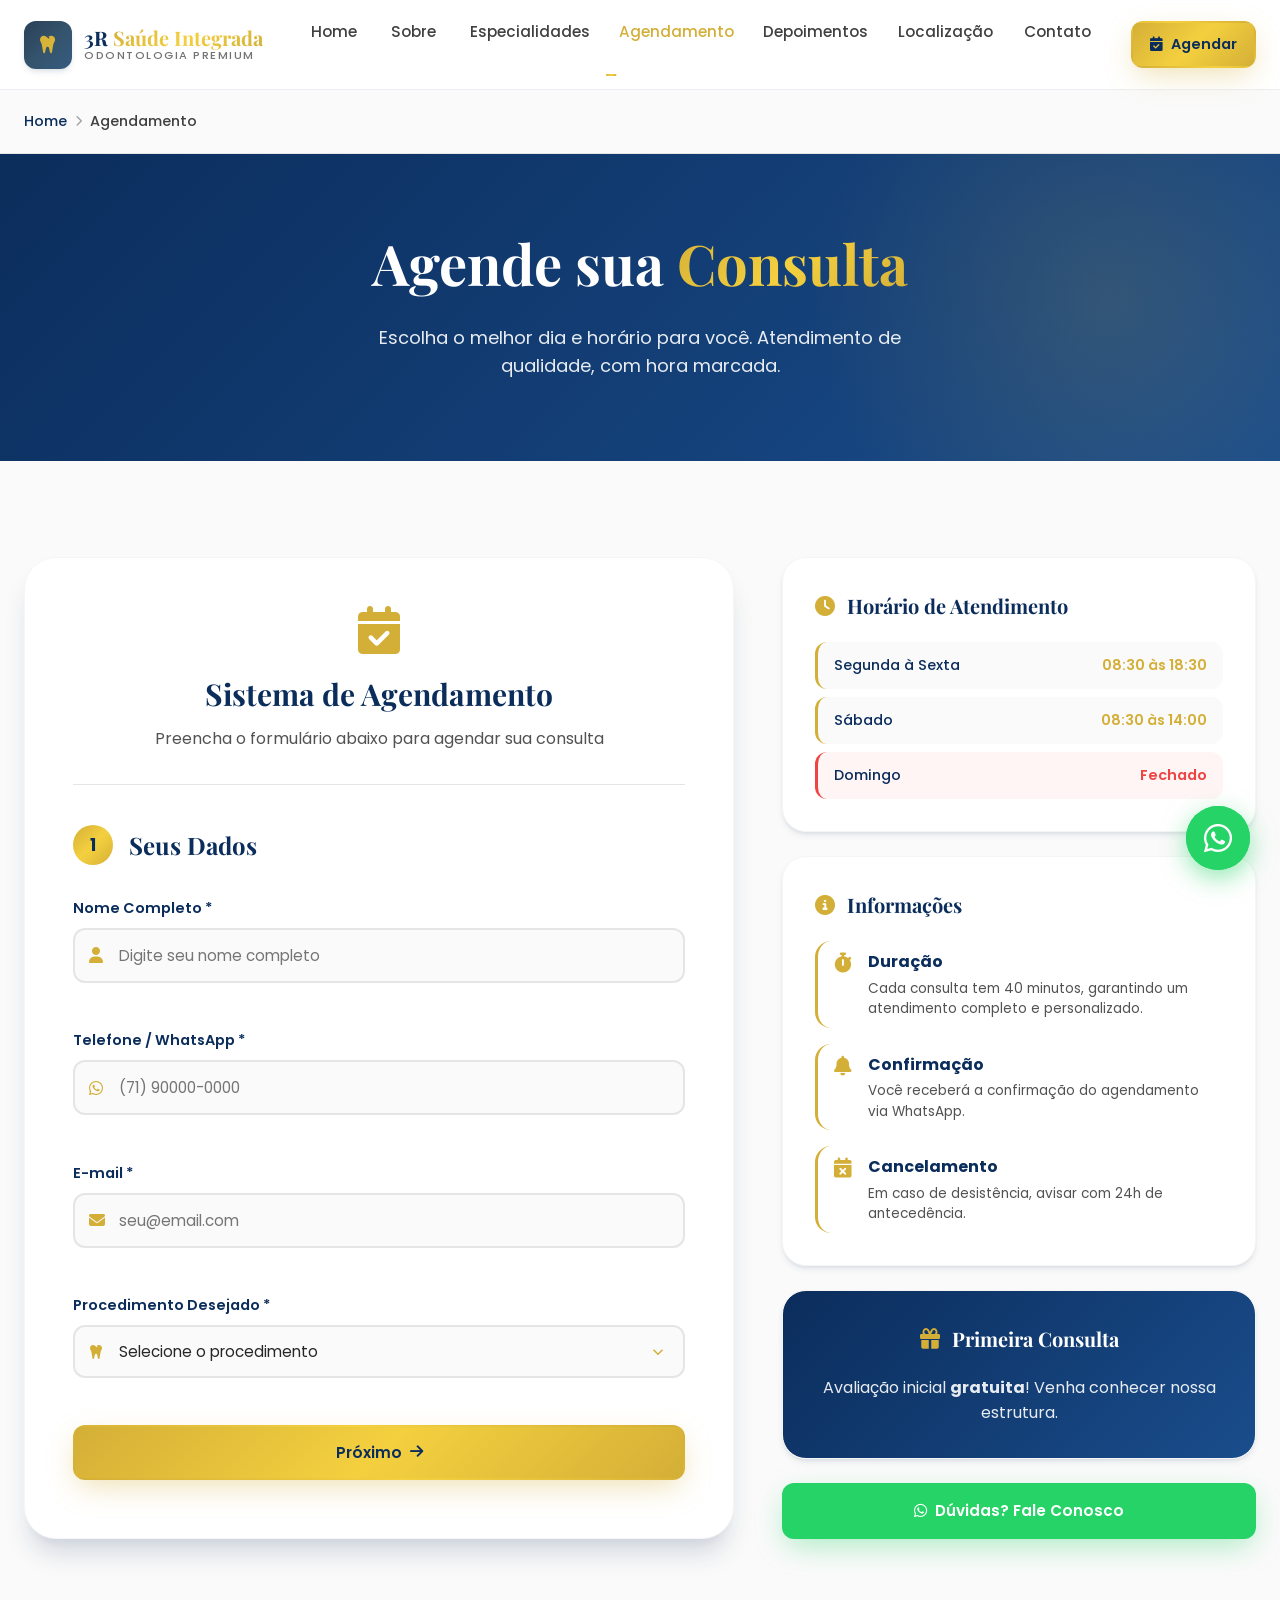
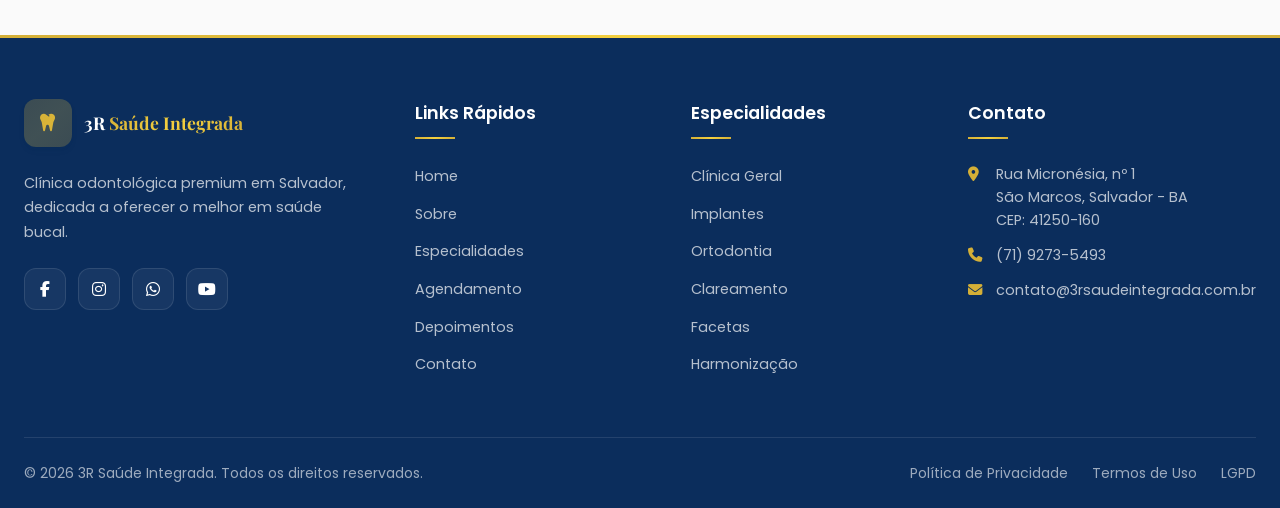
<file: agendamento.html>
<!DOCTYPE html>
<html lang="pt-BR">
<head>
    <meta charset="UTF-8">
    <meta name="viewport" content="width=device-width, initial-scale=1.0, maximum-scale=5.0">
    <meta http-equiv="X-UA-Compatible" content="IE=edge">

    <title>Agendamento Online | 3R Saúde Integrada - Salvador BA</title>
    <meta name="description" content="Agende sua consulta odontológica online na 3R Saúde Integrada. Escolha data, horário e procedimento. Sistema rápido e prático!">
    <meta name="keywords" content="agendamento dentista, marcar consulta dentista salvador, agendar odontológica">
    <meta name="robots" content="index, follow">

    <link rel="canonical" href="https://www.3rsaudeintegrada.com.br/agendamento.html">

    <meta property="og:type" content="website">
    <meta property="og:url" content="https://www.3rsaudeintegrada.com.br/agendamento.html">
    <meta property="og:title" content="Agendamento Online | 3R Saúde Integrada">
    <meta property="og:description" content="Agende sua consulta online de forma rápida e prática.">
    <meta property="og:image" content="https://www.3rsaudeintegrada.com.br/images/og-image.jpg">

    <meta name="theme-color" content="#0B2D5C">
    <link rel="icon" type="image/png" sizes="32x32" href="images/favicon-32x32.png">

    <link rel="preconnect" href="https://fonts.googleapis.com">
    <link rel="preconnect" href="https://fonts.gstatic.com" crossorigin>
    <link href="https://fonts.googleapis.com/css2?family=Playfair+Display:wght@400;500;600;700;800&family=Poppins:wght@300;400;500;600;700;800&display=swap" rel="stylesheet">
    <link rel="stylesheet" href="https://cdnjs.cloudflare.com/ajax/libs/font-awesome/6.4.0/css/all.min.css">
    <link rel="stylesheet" href="https://unpkg.com/aos@2.3.1/dist/aos.css">
    <link rel="stylesheet" href="css/style.css">

    <script type="application/ld+json">
    {
        "@context": "https://schema.org",
        "@type": "WebPage",
        "name": "Agendamento Online - 3R Saúde Integrada",
        "url": "https://www.3rsaudeintegrada.com.br/agendamento.html"
    }
    </script>
</head>
<body>

    <!-- Preloader -->
    <div id="preloader" class="preloader">
        <div class="preloader-content">
            <div class="preloader-logo"><span class="gold-text">3R</span></div>
            <div class="preloader-spinner">
                <div class="spinner-ring"></div>
                <div class="spinner-ring"></div>
                <div class="spinner-ring"></div>
            </div>
            <p class="preloader-text">Carregando sua experiência...</p>
        </div>
    </div>

    <!-- Header -->
    <header class="header" id="header">
        <div class="container header-container">
            <a href="index.html" class="logo">
                <div class="logo-icon"><i class="fas fa-tooth"></i></div>
                <div class="logo-text">
                    <span class="logo-name">3R <span class="gold-text">Saúde Integrada</span></span>
                    <span class="logo-tagline">Odontologia Premium</span>
                </div>
            </a>
            <nav class="nav-menu" id="navMenu">
                <ul class="nav-list">
                    <li><a href="index.html" class="nav-link">Home</a></li>
                    <li><a href="sobre.html" class="nav-link">Sobre</a></li>
                    <li><a href="especialidades.html" class="nav-link">Especialidades</a></li>
                    <li><a href="agendamento.html" class="nav-link active">Agendamento</a></li>
                    <li><a href="depoimentos.html" class="nav-link">Depoimentos</a></li>
                    <li><a href="localizacao.html" class="nav-link">Localização</a></li>
                    <li><a href="contato.html" class="nav-link">Contato</a></li>
                </ul>
                <a href="agendamento.html" class="btn btn-gold nav-btn">
                    <i class="fas fa-calendar-check"></i> Agendar
                </a>
            </nav>
            <button class="menu-toggle" id="menuToggle" aria-label="Abrir menu">
                <span></span><span></span><span></span>
            </button>
        </div>
    </header>

    <!-- Breadcrumb -->
    <nav class="breadcrumb" aria-label="breadcrumb">
        <div class="container">
            <ol itemscope itemtype="https://schema.org/BreadcrumbList">
                <li itemprop="itemListElement" itemscope itemtype="https://schema.org/ListItem">
                    <a itemprop="item" href="index.html"><span itemprop="name">Home</span></a>
                    <meta itemprop="position" content="1" />
                </li>
                <li itemprop="itemListElement" itemscope itemtype="https://schema.org/ListItem">
                    <span itemprop="name">Agendamento</span>
                    <meta itemprop="position" content="2" />
                </li>
            </ol>
        </div>
    </nav>

    <!-- Page Header -->
    <section class="page-header">
        <div class="container">
            <h1 data-aos="fade-up">Agende sua <span class="gold-text">Consulta</span></h1>
            <p data-aos="fade-up" data-aos-delay="100">Escolha o melhor dia e horário para você. Atendimento de qualidade, com hora marcada.</p>
        </div>
    </section>

    <!-- Agendamento Section -->
    <section class="section agendamento-page">
        <div class="container">
            <div class="agendamento-grid">

                <!-- Formulário -->
                <div class="agendamento-form-wrapper" data-aos="fade-right">
                    <div class="form-header">
                        <i class="fas fa-calendar-check"></i>
                        <h2>Sistema de Agendamento</h2>
                        <p>Preencha o formulário abaixo para agendar sua consulta</p>
                    </div>

                    <form id="agendamentoForm" class="agendamento-form" novalidate>
                        <!-- Etapa 1: Dados Pessoais -->
                        <div class="form-step active" data-step="1">
                            <h3 class="step-title"><span class="step-number">1</span> Seus Dados</h3>

                            <div class="form-group">
                                <label for="nome">Nome Completo *</label>
                                <div class="input-icon">
                                    <i class="fas fa-user"></i>
                                    <input type="text" id="nome" name="nome" required placeholder="Digite seu nome completo" minlength="3" maxlength="100">
                                </div>
                                <span class="error-message" id="nomeError"></span>
                            </div>

                            <div class="form-group">
                                <label for="telefone">Telefone / WhatsApp *</label>
                                <div class="input-icon">
                                    <i class="fab fa-whatsapp"></i>
                                    <input type="tel" id="telefone" name="telefone" required placeholder="(71) 90000-0000" maxlength="15">
                                </div>
                                <span class="error-message" id="telefoneError"></span>
                            </div>

                            <div class="form-group">
                                <label for="email">E-mail *</label>
                                <div class="input-icon">
                                    <i class="fas fa-envelope"></i>
                                    <input type="email" id="email" name="email" required placeholder="seu@email.com" maxlength="100">
                                </div>
                                <span class="error-message" id="emailError"></span>
                            </div>

                            <div class="form-group">
                                <label for="procedimento">Procedimento Desejado *</label>
                                <div class="input-icon">
                                    <i class="fas fa-tooth"></i>
                                    <select id="procedimento" name="procedimento" required>
                                        <option value="">Selecione o procedimento</option>
                                        <option value="Avaliação Inicial">Avaliação Inicial</option>
                                        <option value="Clínica Geral">Clínica Geral</option>
                                        <option value="Limpeza / Profilaxia">Limpeza / Profilaxia</option>
                                        <option value="Clareamento Dental">Clareamento Dental</option>
                                        <option value="Implantes">Implantes</option>
                                        <option value="Prótese">Prótese</option>
                                        <option value="Ortodontia">Ortodontia</option>
                                        <option value="Facetas">Facetas</option>
                                        <option value="Canal">Tratamento de Canal</option>
                                        <option value="Extração">Extração</option>
                                        <option value="Harmonização Facial">Harmonização Facial</option>
                                        <option value="Outro">Outro</option>
                                    </select>
                                </div>
                                <span class="error-message" id="procedimentoError"></span>
                            </div>

                            <button type="button" class="btn btn-gold btn-block next-step">
                                Próximo <i class="fas fa-arrow-right"></i>
                            </button>
                        </div>

                        <!-- Etapa 2: Data e Horário -->
                        <div class="form-step" data-step="2">
                            <h3 class="step-title"><span class="step-number">2</span> Escolha Data e Horário</h3>

                            <div class="form-group">
                                <label>Selecione o Dia *</label>
                                <div class="calendar-wrapper">
                                    <div class="calendar-header">
                                        <button type="button" class="calendar-nav" id="prevMonth"><i class="fas fa-chevron-left"></i></button>
                                        <h4 id="calendarTitle">Janeiro 2026</h4>
                                        <button type="button" class="calendar-nav" id="nextMonth"><i class="fas fa-chevron-right"></i></button>
                                    </div>
                                    <div class="calendar-weekdays">
                                        <span>Dom</span><span>Seg</span><span>Ter</span><span>Qua</span><span>Qui</span><span>Sex</span><span>Sáb</span>
                                    </div>
                                    <div class="calendar-days" id="calendarDays"></div>
                                </div>
                                <span class="error-message" id="dataError"></span>
                            </div>

                            <div class="form-group">
                                <label>Selecione o Horário *</label>
                                <p class="schedule-info">
                                    <i class="fas fa-info-circle"></i>
                                    Consultas agendadas de <strong>40 em 40 minutos</strong>
                                </p>
                                <div class="horarios-grid" id="horariosGrid">
                                    <!-- Preenchido dinamicamente -->
                                </div>
                                <span class="error-message" id="horarioError"></span>
                            </div>

                            <div class="form-group">
                                <label for="mensagem">Mensagem Adicional (opcional)</label>
                                <div class="input-icon textarea-icon">
                                    <i class="fas fa-comment"></i>
                                    <textarea id="mensagem" name="mensagem" rows="3" placeholder="Alguma informação adicional que deseja compartilhar?" maxlength="500"></textarea>
                                </div>
                            </div>

                            <div class="form-buttons">
                                <button type="button" class="btn btn-outline prev-step">
                                    <i class="fas fa-arrow-left"></i> Voltar
                                </button>
                                <button type="button" class="btn btn-gold next-step">
                                    Próximo <i class="fas fa-arrow-right"></i>
                                </button>
                            </div>
                        </div>

                        <!-- Etapa 3: Confirmação -->
                        <div class="form-step" data-step="3">
                            <h3 class="step-title"><span class="step-number">3</span> Confirme seu Agendamento</h3>

                            <div class="resumo-agendamento" id="resumoAgendamento">
                                <!-- Preenchido dinamicamente -->
                            </div>

                            <div class="form-group checkbox-group">
                                <label class="checkbox-label">
                                    <input type="checkbox" id="aceite" required>
                                    <span class="checkmark"></span>
                                    Concordo com a <a href="#" target="_blank">Política de Privacidade</a> e autorizo o envio da confirmação via WhatsApp.
                                </label>
                            </div>

                            <div class="form-buttons">
                                <button type="button" class="btn btn-outline prev-step">
                                    <i class="fas fa-arrow-left"></i> Voltar
                                </button>
                                <button type="submit" class="btn btn-whatsapp">
                                    <i class="fab fa-whatsapp"></i>
                                    Confirmar Agendamento
                                </button>
                            </div>
                        </div>
                    </form>
                </div>

                <!-- Informações Laterais -->
                <aside class="agendamento-sidebar" data-aos="fade-left">
                    <div class="sidebar-card">
                        <h3><i class="fas fa-clock"></i> Horário de Atendimento</h3>
                        <ul class="horario-list">
                            <li>
                                <span class="dia">Segunda à Sexta</span>
                                <span class="hora">08:30 às 18:30</span>
                            </li>
                            <li>
                                <span class="dia">Sábado</span>
                                <span class="hora">08:30 às 14:00</span>
                            </li>
                            <li class="fechado">
                                <span class="dia">Domingo</span>
                                <span class="hora">Fechado</span>
                            </li>
                        </ul>
                    </div>

                    <div class="sidebar-card">
                        <h3><i class="fas fa-info-circle"></i> Informações</h3>
                        <div class="info-list">
                            <div class="info-item">
                                <i class="fas fa-stopwatch"></i>
                                <div>
                                    <strong>Duração</strong>
                                    <p>Cada consulta tem 40 minutos, garantindo um atendimento completo e personalizado.</p>
                                </div>
                            </div>
                            <div class="info-item">
                                <i class="fas fa-bell"></i>
                                <div>
                                    <strong>Confirmação</strong>
                                    <p>Você receberá a confirmação do agendamento via WhatsApp.</p>
                                </div>
                            </div>
                            <div class="info-item">
                                <i class="fas fa-calendar-times"></i>
                                <div>
                                    <strong>Cancelamento</strong>
                                    <p>Em caso de desistência, avisar com 24h de antecedência.</p>
                                </div>
                            </div>
                        </div>
                    </div>

                    <div class="sidebar-card destaque">
                        <h3><i class="fas fa-gift"></i> Primeira Consulta</h3>
                        <p>Avaliação inicial <strong>gratuita</strong>! Venha conhecer nossa estrutura.</p>
                    </div>

                    <a href="https://wa.me/557192735493?text=Olá! Tenho dúvidas sobre agendamento." target="_blank" class="btn btn-whatsapp btn-block">
                        <i class="fab fa-whatsapp"></i>
                        Dúvidas? Fale Conosco
                    </a>
                </aside>
            </div>
        </div>
    </section>

    <!-- Footer -->
    <footer class="footer">
        <div class="container">
            <div class="footer-grid">
                <div class="footer-col">
                    <div class="footer-logo">
                        <div class="logo-icon"><i class="fas fa-tooth"></i></div>
                        <div class="logo-text">
                            <span class="logo-name">3R <span class="gold-text">Saúde Integrada</span></span>
                        </div>
                    </div>
                    <p class="footer-description">Clínica odontológica premium em Salvador, dedicada a oferecer o melhor em saúde bucal.</p>
                    <div class="social-links">
                        <a href="#" aria-label="Facebook"><i class="fab fa-facebook-f"></i></a>
                        <a href="#" aria-label="Instagram"><i class="fab fa-instagram"></i></a>
                        <a href="#" aria-label="WhatsApp"><i class="fab fa-whatsapp"></i></a>
                        <a href="#" aria-label="YouTube"><i class="fab fa-youtube"></i></a>
                    </div>
                </div>
                <div class="footer-col">
                    <h4>Links Rápidos</h4>
                    <ul>
                        <li><a href="index.html">Home</a></li>
                        <li><a href="sobre.html">Sobre</a></li>
                        <li><a href="especialidades.html">Especialidades</a></li>
                        <li><a href="agendamento.html">Agendamento</a></li>
                        <li><a href="depoimentos.html">Depoimentos</a></li>
                        <li><a href="contato.html">Contato</a></li>
                    </ul>
                </div>
                <div class="footer-col">
                    <h4>Especialidades</h4>
                    <ul>
                        <li><a href="especialidades.html">Clínica Geral</a></li>
                        <li><a href="especialidades.html">Implantes</a></li>
                        <li><a href="especialidades.html">Ortodontia</a></li>
                        <li><a href="especialidades.html">Clareamento</a></li>
                        <li><a href="especialidades.html">Facetas</a></li>
                        <li><a href="especialidades.html">Harmonização</a></li>
                    </ul>
                </div>
                <div class="footer-col">
                    <h4>Contato</h4>
                    <ul class="footer-contact">
                        <li><i class="fas fa-map-marker-alt"></i><span>Rua Micronésia, nº 1<br>São Marcos, Salvador - BA<br>CEP: 41250-160</span></li>
                        <li><i class="fas fa-phone"></i><span>(71) 9273-5493</span></li>
                        <li><i class="fas fa-envelope"></i><span>contato@3rsaudeintegrada.com.br</span></li>
                    </ul>
                </div>
            </div>
            <div class="footer-bottom">
                <p>&copy; 2026 3R Saúde Integrada. Todos os direitos reservados.</p>
                <div class="footer-legal">
                    <a href="#">Política de Privacidade</a>
                    <a href="#">Termos de Uso</a>
                    <a href="#">LGPD</a>
                </div>
            </div>
        </div>
    </footer>

    <a href="https://wa.me/557192735493?text=Olá! Gostaria de agendar uma consulta." target="_blank" class="whatsapp-float" aria-label="WhatsApp">
        <i class="fab fa-whatsapp"></i>
        <span class="whatsapp-pulse"></span>
    </a>
    <button class="back-to-top" id="backToTop" aria-label="Topo">
        <i class="fas fa-chevron-up"></i>
    </button>

    <script src="https://unpkg.com/aos@2.3.1/dist/aos.js"></script>
    <script src="js/main.js"></script>
    <script src="js/agendamento.js"></script>
</body>
</html>
</file>
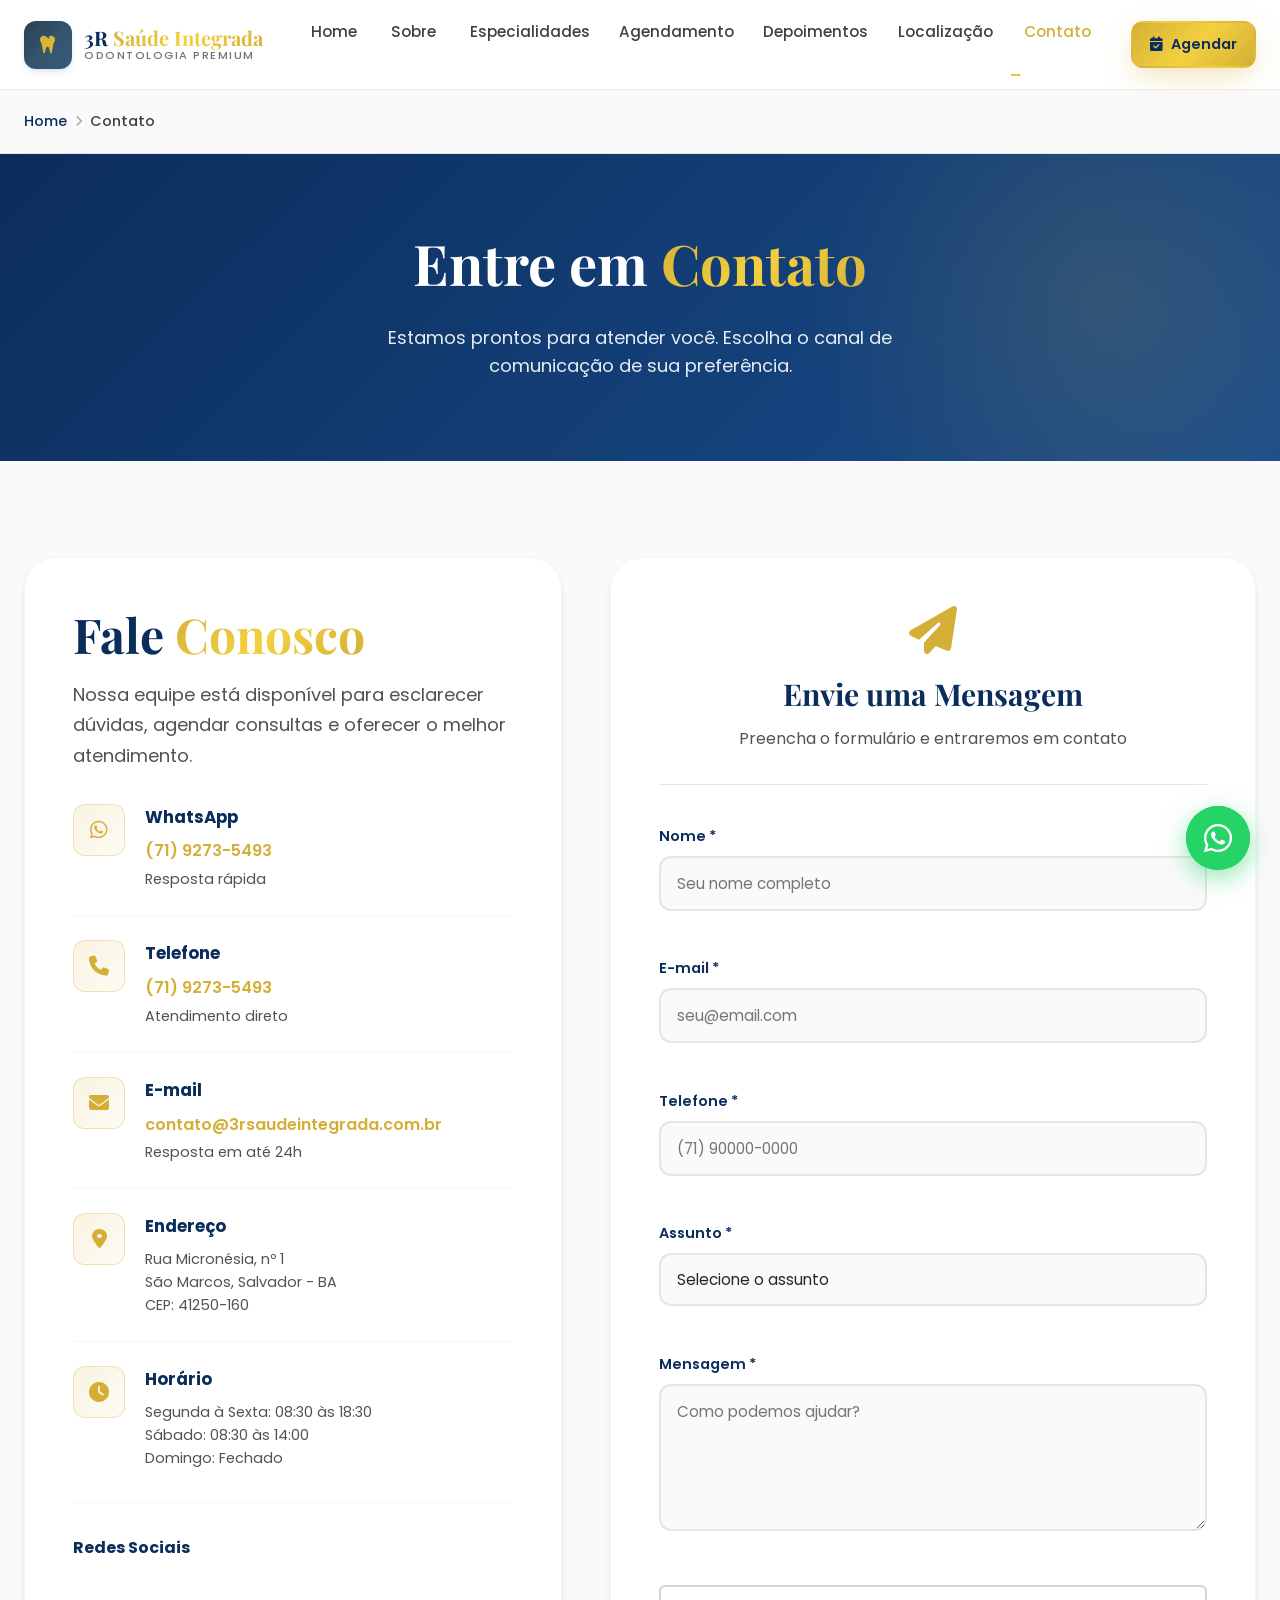
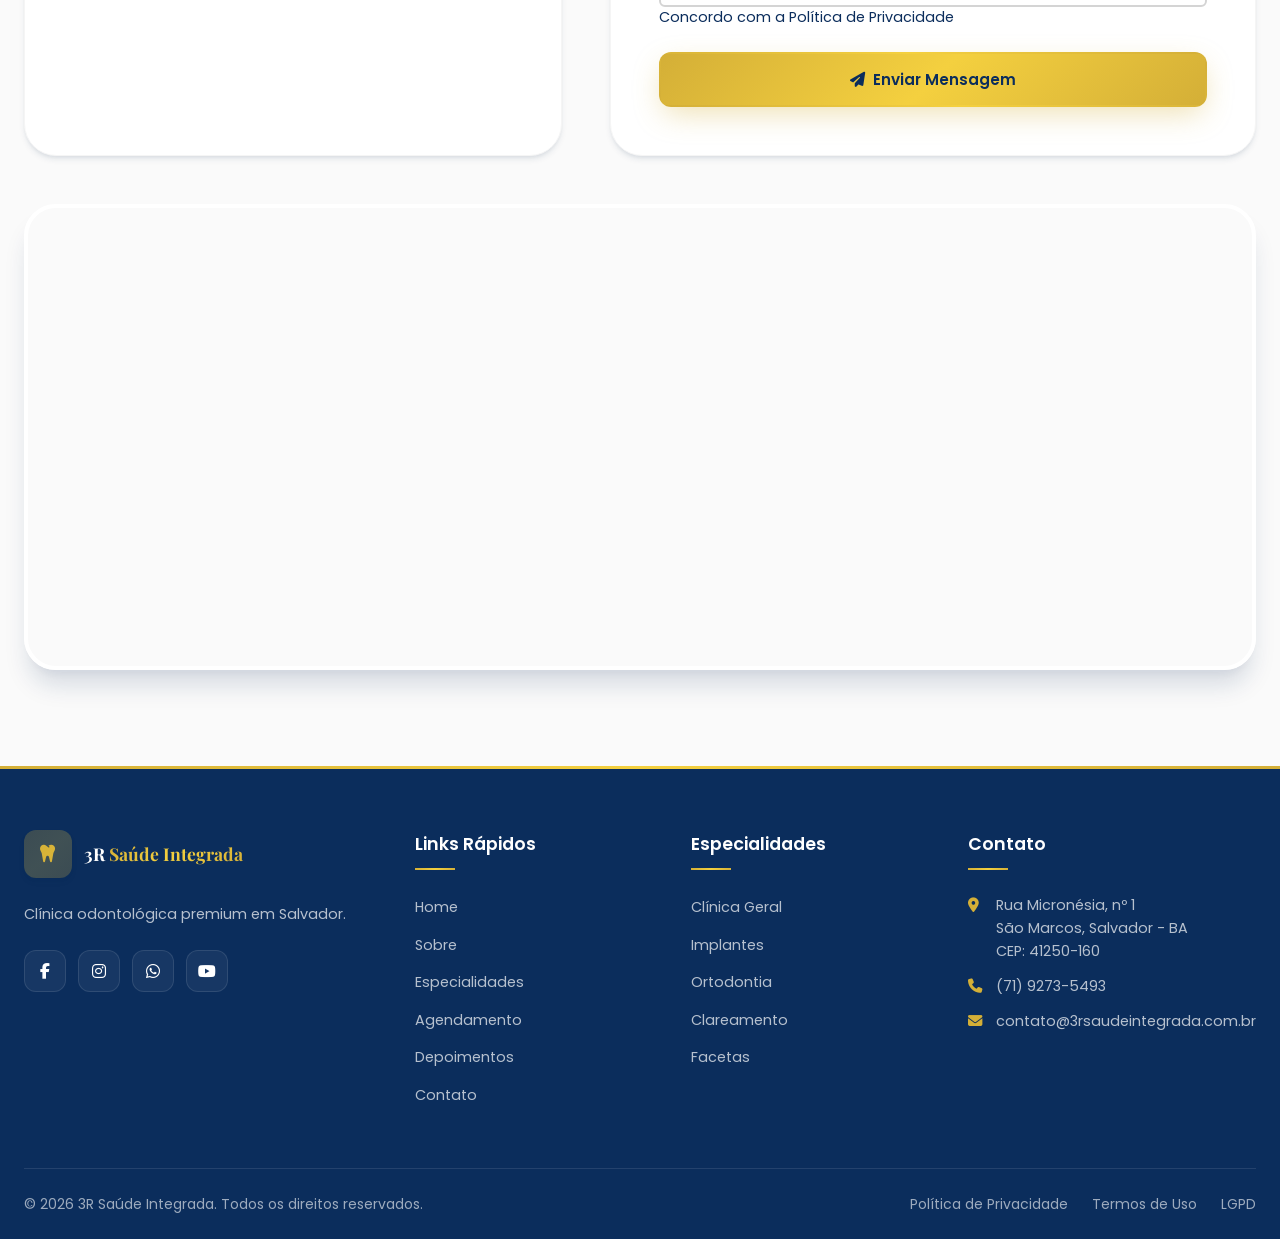
<file: contato.html>
<!DOCTYPE html>
<html lang="pt-BR">
<head>
    <meta charset="UTF-8">
    <meta name="viewport" content="width=device-width, initial-scale=1.0, maximum-scale=5.0">
    <meta http-equiv="X-UA-Compatible" content="IE=edge">

    <title>Contato | 3R Saúde Integrada - Salvador BA</title>
    <meta name="description" content="Entre em contato com a 3R Saúde Integrada. Telefone, WhatsApp, e-mail e formulário de contato. Estamos prontos para atender você.">
    <meta name="keywords" content="contato 3r saúde, telefone dentista salvador, whatsapp clínica odontológica">
    <meta name="robots" content="index, follow">

    <link rel="canonical" href="https://www.3rsaudeintegrada.com.br/contato.html">
    <meta property="og:type" content="website">
    <meta property="og:url" content="https://www.3rsaudeintegrada.com.br/contato.html">
    <meta property="og:title" content="Contato | 3R Saúde Integrada">
    <meta name="theme-color" content="#0B2D5C">

    <link rel="preconnect" href="https://fonts.googleapis.com">
    <link rel="preconnect" href="https://fonts.gstatic.com" crossorigin>
    <link href="https://fonts.googleapis.com/css2?family=Playfair+Display:wght@400;500;600;700;800&family=Poppins:wght@300;400;500;600;700;800&display=swap" rel="stylesheet">
    <link rel="stylesheet" href="https://cdnjs.cloudflare.com/ajax/libs/font-awesome/6.4.0/css/all.min.css">
    <link rel="stylesheet" href="https://unpkg.com/aos@2.3.1/dist/aos.css">
    <link rel="stylesheet" href="css/style.css">
</head>
<body>

    <div id="preloader" class="preloader">
        <div class="preloader-content">
            <div class="preloader-logo"><span class="gold-text">3R</span></div>
            <div class="preloader-spinner">
                <div class="spinner-ring"></div>
                <div class="spinner-ring"></div>
                <div class="spinner-ring"></div>
            </div>
            <p class="preloader-text">Carregando...</p>
        </div>
    </div>

    <header class="header" id="header">
        <div class="container header-container">
            <a href="index.html" class="logo">
                <div class="logo-icon"><i class="fas fa-tooth"></i></div>
                <div class="logo-text">
                    <span class="logo-name">3R <span class="gold-text">Saúde Integrada</span></span>
                    <span class="logo-tagline">Odontologia Premium</span>
                </div>
            </a>
            <nav class="nav-menu" id="navMenu">
                <ul class="nav-list">
                    <li><a href="index.html" class="nav-link">Home</a></li>
                    <li><a href="sobre.html" class="nav-link">Sobre</a></li>
                    <li><a href="especialidades.html" class="nav-link">Especialidades</a></li>
                    <li><a href="agendamento.html" class="nav-link">Agendamento</a></li>
                    <li><a href="depoimentos.html" class="nav-link">Depoimentos</a></li>
                    <li><a href="localizacao.html" class="nav-link">Localização</a></li>
                    <li><a href="contato.html" class="nav-link active">Contato</a></li>
                </ul>
                <a href="agendamento.html" class="btn btn-gold nav-btn">
                    <i class="fas fa-calendar-check"></i> Agendar
                </a>
            </nav>
            <button class="menu-toggle" id="menuToggle"><span></span><span></span><span></span></button>
        </div>
    </header>

    <nav class="breadcrumb">
        <div class="container">
            <ol>
                <li><a href="index.html">Home</a></li>
                <li>Contato</li>
            </ol>
        </div>
    </nav>

    <section class="page-header">
        <div class="container">
            <h1 data-aos="fade-up">Entre em <span class="gold-text">Contato</span></h1>
            <p data-aos="fade-up" data-aos-delay="100">Estamos prontos para atender você. Escolha o canal de comunicação de sua preferência.</p>
        </div>
    </section>

    <section class="section contato-page">
        <div class="container">
            <div class="contato-grid">

                <div class="contato-info" data-aos="fade-right">
                    <h2 class="section-title">Fale <span class="gold-text">Conosco</span></h2>
                    <p class="section-description">Nossa equipe está disponível para esclarecer dúvidas, agendar consultas e oferecer o melhor atendimento.</p>

                    <div class="contato-itens">
                        <div class="contato-item">
                            <div class="contato-icon"><i class="fab fa-whatsapp"></i></div>
                            <div>
                                <h4>WhatsApp</h4>
                                <a href="https://wa.me/557192735493" target="_blank">(71) 9273-5493</a>
                                <p>Resposta rápida</p>
                            </div>
                        </div>

                        <div class="contato-item">
                            <div class="contato-icon"><i class="fas fa-phone"></i></div>
                            <div>
                                <h4>Telefone</h4>
                                <a href="tel:+557192735493">(71) 9273-5493</a>
                                <p>Atendimento direto</p>
                            </div>
                        </div>

                        <div class="contato-item">
                            <div class="contato-icon"><i class="fas fa-envelope"></i></div>
                            <div>
                                <h4>E-mail</h4>
                                <a href="mailto:contato@3rsaudeintegrada.com.br">contato@3rsaudeintegrada.com.br</a>
                                <p>Resposta em até 24h</p>
                            </div>
                        </div>

                        <div class="contato-item">
                            <div class="contato-icon"><i class="fas fa-map-marker-alt"></i></div>
                            <div>
                                <h4>Endereço</h4>
                                <p>Rua Micronésia, nº 1<br>São Marcos, Salvador - BA<br>CEP: 41250-160</p>
                            </div>
                        </div>

                        <div class="contato-item">
                            <div class="contato-icon"><i class="fas fa-clock"></i></div>
                            <div>
                                <h4>Horário</h4>
                                <p>Segunda à Sexta: 08:30 às 18:30<br>Sábado: 08:30 às 14:00<br>Domingo: Fechado</p>
                            </div>
                        </div>
                    </div>

                    <div class="social-contato">
                        <h4>Redes Sociais</h4>
                        <div class="social-links">
                            <a href="#" aria-label="Facebook"><i class="fab fa-facebook-f"></i></a>
                            <a href="#" aria-label="Instagram"><i class="fab fa-instagram"></i></a>
                            <a href="https://wa.me/557192735493" target="_blank" aria-label="WhatsApp"><i class="fab fa-whatsapp"></i></a>
                            <a href="#" aria-label="YouTube"><i class="fab fa-youtube"></i></a>
                        </div>
                    </div>
                </div>

                <div class="contato-form-wrapper" data-aos="fade-left">
                    <div class="form-header">
                        <i class="fas fa-paper-plane"></i>
                        <h2>Envie uma Mensagem</h2>
                        <p>Preencha o formulário e entraremos em contato</p>
                    </div>

                    <form id="contatoForm" class="contato-form" novalidate>
                        <div class="form-group">
                            <label for="contatoNome">Nome *</label>
                            <input type="text" id="contatoNome" name="nome" required placeholder="Seu nome completo" minlength="3" maxlength="100">
                            <span class="error-message"></span>
                        </div>

                        <div class="form-group">
                            <label for="contatoEmail">E-mail *</label>
                            <input type="email" id="contatoEmail" name="email" required placeholder="seu@email.com" maxlength="100">
                            <span class="error-message"></span>
                        </div>

                        <div class="form-group">
                            <label for="contatoTelefone">Telefone *</label>
                            <input type="tel" id="contatoTelefone" name="telefone" required placeholder="(71) 90000-0000" maxlength="15">
                            <span class="error-message"></span>
                        </div>

                        <div class="form-group">
                            <label for="contatoAssunto">Assunto *</label>
                            <select id="contatoAssunto" name="assunto" required>
                                <option value="">Selecione o assunto</option>
                                <option value="Agendamento">Agendamento</option>
                                <option value="Informações">Informações</option>
                                <option value="Orçamento">Orçamento</option>
                                <option value="Dúvidas">Dúvidas</option>
                                <option value="Outro">Outro</option>
                            </select>
                            <span class="error-message"></span>
                        </div>

                        <div class="form-group">
                            <label for="contatoMensagem">Mensagem *</label>
                            <textarea id="contatoMensagem" name="mensagem" rows="5" required placeholder="Como podemos ajudar?" maxlength="1000"></textarea>
                            <span class="error-message"></span>
                        </div>

                        <div class="form-group checkbox-group">
                            <label class="checkbox-label">
                                <input type="checkbox" id="contatoAceite" required>
                                <span class="checkmark"></span>
                                Concordo com a Política de Privacidade
                            </label>
                        </div>

                        <button type="submit" class="btn btn-gold btn-block">
                            <i class="fas fa-paper-plane"></i>
                            Enviar Mensagem
                        </button>
                    </form>
                </div>
            </div>

            <div class="mapa-contato" data-aos="zoom-in">
                <iframe
                    src="https://www.google.com/maps?q=Rua+Micronésia+1+São+Marcos+Salvador+Bahia&output=embed"
                    width="100%"
                    height="450"
                    style="border:0;"
                    allowfullscreen=""
                    loading="lazy"
                    referrerpolicy="no-referrer-when-downgrade"
                    title="Mapa 3R Saúde Integrada">
                </iframe>
            </div>
        </div>
    </section>

    <footer class="footer">
        <div class="container">
            <div class="footer-grid">
                <div class="footer-col">
                    <div class="footer-logo">
                        <div class="logo-icon"><i class="fas fa-tooth"></i></div>
                        <div class="logo-text">
                            <span class="logo-name">3R <span class="gold-text">Saúde Integrada</span></span>
                        </div>
                    </div>
                    <p class="footer-description">Clínica odontológica premium em Salvador.</p>
                    <div class="social-links">
                        <a href="#"><i class="fab fa-facebook-f"></i></a>
                        <a href="#"><i class="fab fa-instagram"></i></a>
                        <a href="#"><i class="fab fa-whatsapp"></i></a>
                        <a href="#"><i class="fab fa-youtube"></i></a>
                    </div>
                </div>
                <div class="footer-col">
                    <h4>Links Rápidos</h4>
                    <ul>
                        <li><a href="index.html">Home</a></li>
                        <li><a href="sobre.html">Sobre</a></li>
                        <li><a href="especialidades.html">Especialidades</a></li>
                        <li><a href="agendamento.html">Agendamento</a></li>
                        <li><a href="depoimentos.html">Depoimentos</a></li>
                        <li><a href="contato.html">Contato</a></li>
                    </ul>
                </div>
                <div class="footer-col">
                    <h4>Especialidades</h4>
                    <ul>
                        <li><a href="especialidades.html">Clínica Geral</a></li>
                        <li><a href="especialidades.html">Implantes</a></li>
                        <li><a href="especialidades.html">Ortodontia</a></li>
                        <li><a href="especialidades.html">Clareamento</a></li>
                        <li><a href="especialidades.html">Facetas</a></li>
                    </ul>
                </div>
                <div class="footer-col">
                    <h4>Contato</h4>
                    <ul class="footer-contact">
                        <li><i class="fas fa-map-marker-alt"></i><span>Rua Micronésia, nº 1<br>São Marcos, Salvador - BA<br>CEP: 41250-160</span></li>
                        <li><i class="fas fa-phone"></i><span>(71) 9273-5493</span></li>
                        <li><i class="fas fa-envelope"></i><span>contato@3rsaudeintegrada.com.br</span></li>
                    </ul>
                </div>
            </div>
            <div class="footer-bottom">
                <p>&copy; 2026 3R Saúde Integrada. Todos os direitos reservados.</p>
                <div class="footer-legal">
                    <a href="#">Política de Privacidade</a>
                    <a href="#">Termos de Uso</a>
                    <a href="#">LGPD</a>
                </div>
            </div>
        </div>
    </footer>

    <a href="https://wa.me/557192735493" target="_blank" class="whatsapp-float">
        <i class="fab fa-whatsapp"></i>
        <span class="whatsapp-pulse"></span>
    </a>
    <button class="back-to-top" id="backToTop"><i class="fas fa-chevron-up"></i></button>

    <script src="https://unpkg.com/aos@2.3.1/dist/aos.js"></script>
    <script src="js/main.js"></script>
</body>
</html>
</file>
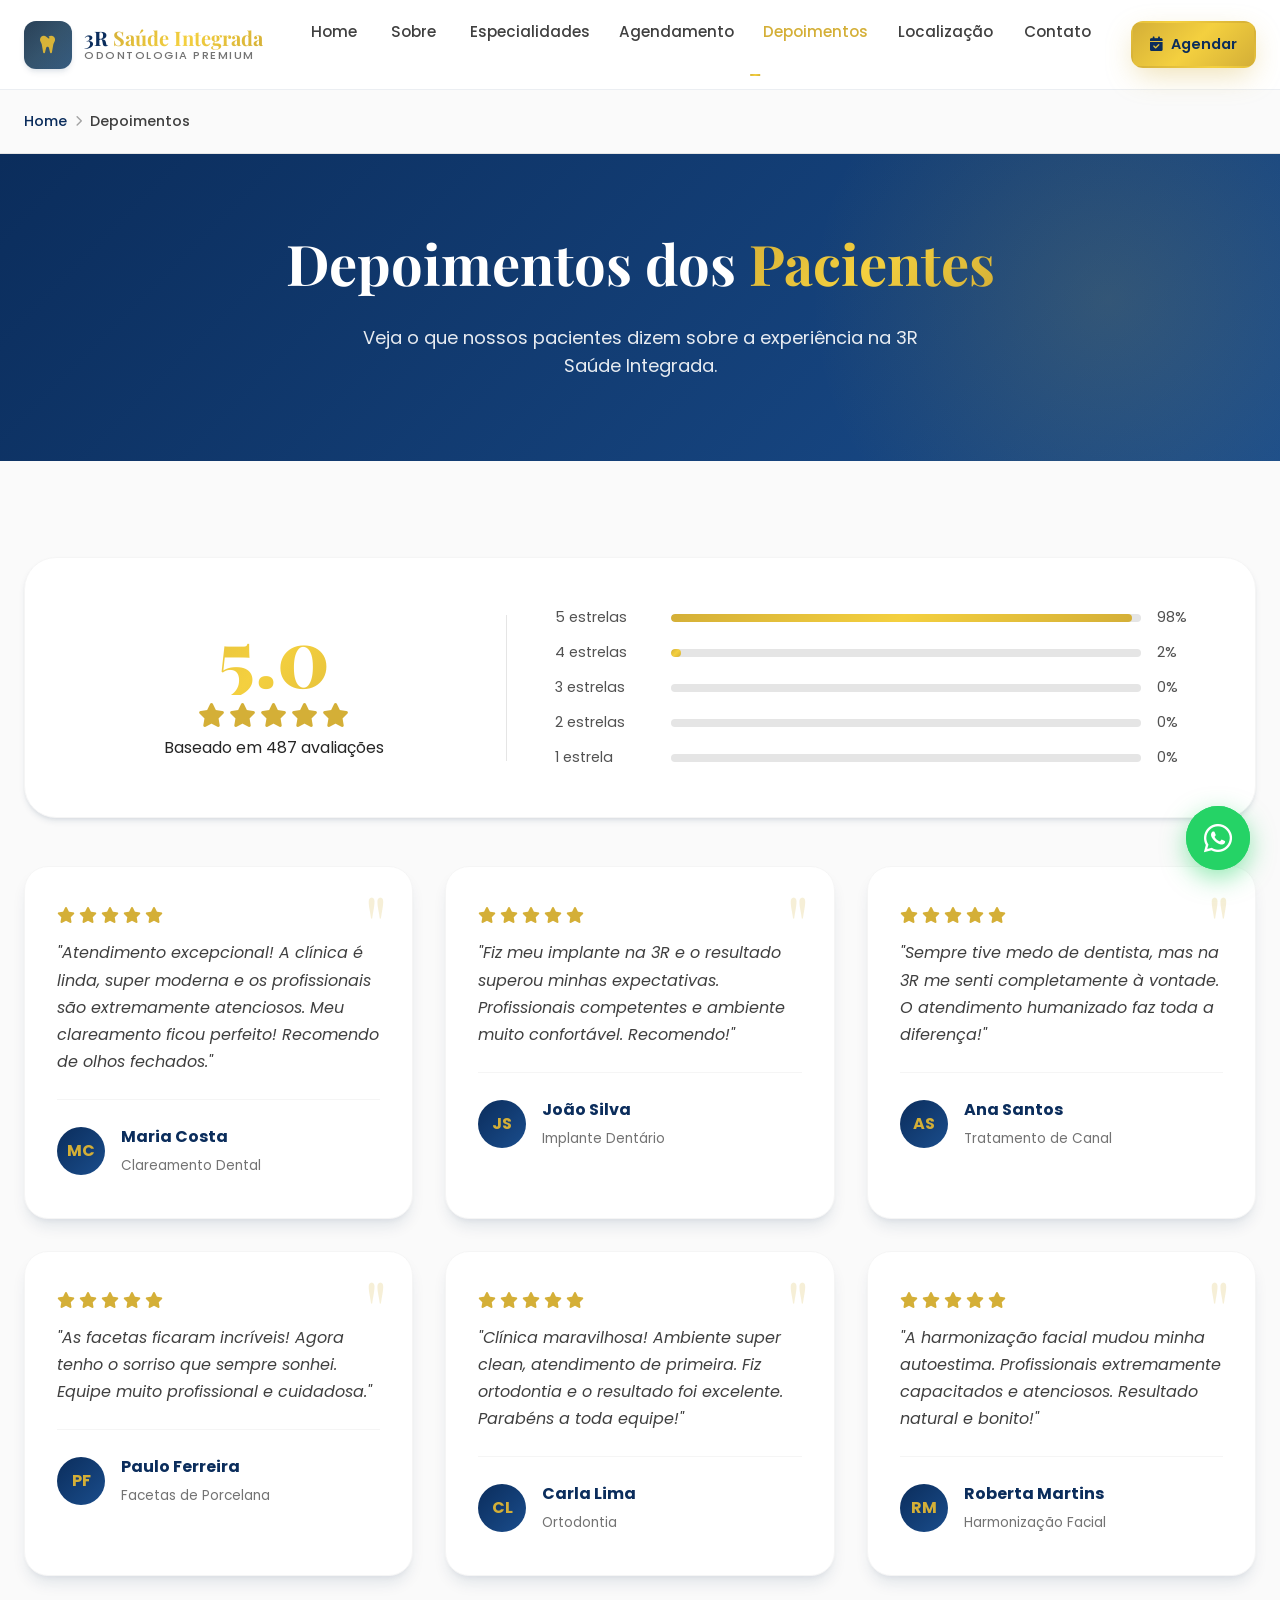
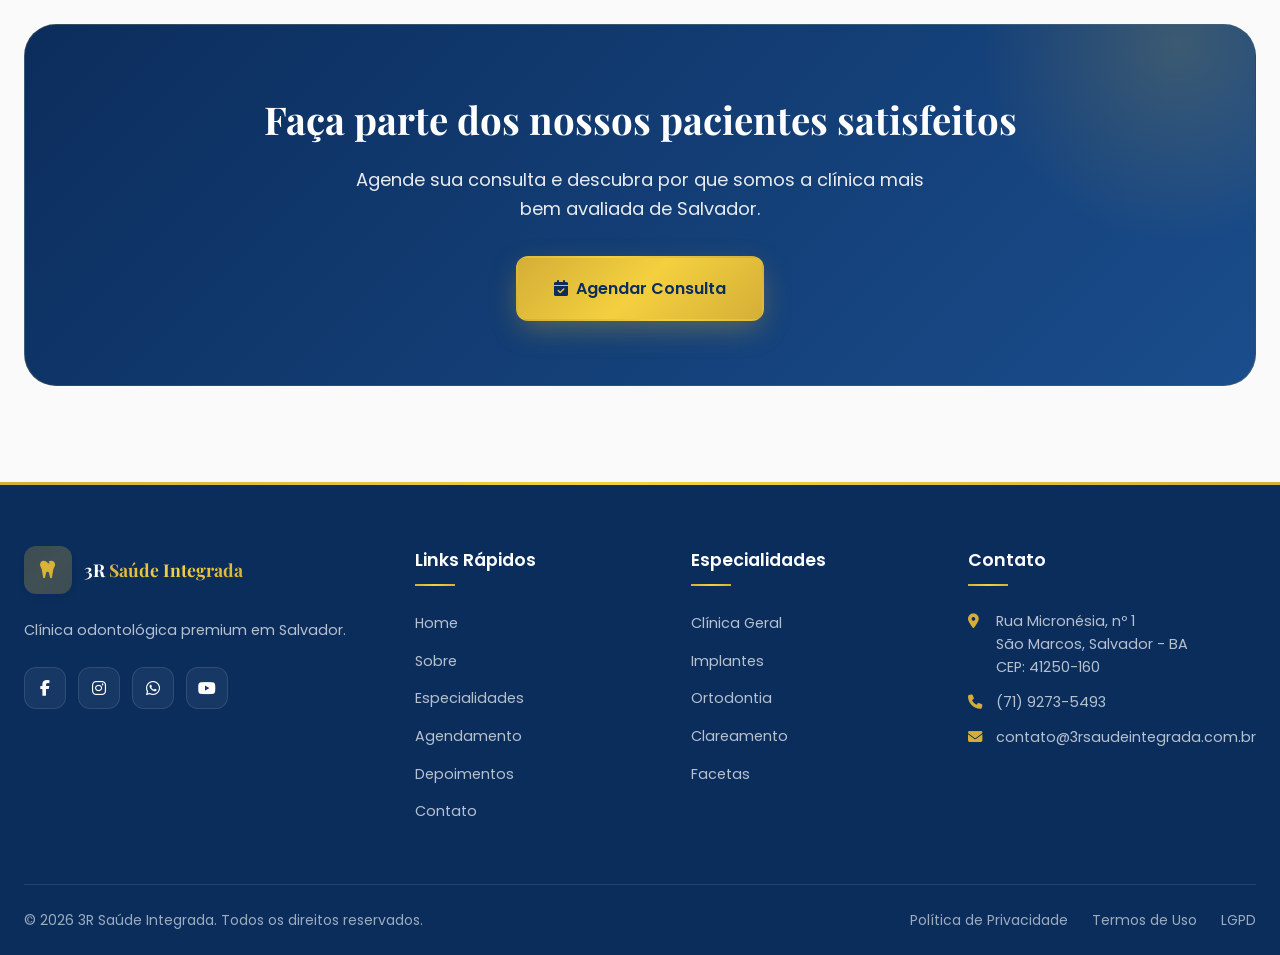
<file: depoimentos.html>
<!DOCTYPE html>
<html lang="pt-BR">
<head>
    <meta charset="UTF-8">
    <meta name="viewport" content="width=device-width, initial-scale=1.0, maximum-scale=5.0">
    <meta http-equiv="X-UA-Compatible" content="IE=edge">

    <title>Depoimentos de Pacientes | 3R Saúde Integrada</title>
    <meta name="description" content="Veja os depoimentos dos pacientes da 3R Saúde Integrada. Avaliação 5.0 estrelas em tratamento odontológico premium em Salvador.">
    <meta name="keywords" content="depoimentos dentista, avaliações 3r saúde, opinião pacientes dentista salvador">
    <meta name="robots" content="index, follow">

    <link rel="canonical" href="https://www.3rsaudeintegrada.com.br/depoimentos.html">
    <meta property="og:type" content="website">
    <meta property="og:url" content="https://www.3rsaudeintegrada.com.br/depoimentos.html">
    <meta property="og:title" content="Depoimentos | 3R Saúde Integrada">
    <meta name="theme-color" content="#0B2D5C">

    <link rel="preconnect" href="https://fonts.googleapis.com">
    <link rel="preconnect" href="https://fonts.gstatic.com" crossorigin>
    <link href="https://fonts.googleapis.com/css2?family=Playfair+Display:wght@400;500;600;700;800&family=Poppins:wght@300;400;500;600;700;800&display=swap" rel="stylesheet">
    <link rel="stylesheet" href="https://cdnjs.cloudflare.com/ajax/libs/font-awesome/6.4.0/css/all.min.css">
    <link rel="stylesheet" href="https://unpkg.com/aos@2.3.1/dist/aos.css">
    <link rel="stylesheet" href="css/style.css">
</head>
<body>

    <div id="preloader" class="preloader">
        <div class="preloader-content">
            <div class="preloader-logo"><span class="gold-text">3R</span></div>
            <div class="preloader-spinner">
                <div class="spinner-ring"></div>
                <div class="spinner-ring"></div>
                <div class="spinner-ring"></div>
            </div>
            <p class="preloader-text">Carregando...</p>
        </div>
    </div>

    <header class="header" id="header">
        <div class="container header-container">
            <a href="index.html" class="logo">
                <div class="logo-icon"><i class="fas fa-tooth"></i></div>
                <div class="logo-text">
                    <span class="logo-name">3R <span class="gold-text">Saúde Integrada</span></span>
                    <span class="logo-tagline">Odontologia Premium</span>
                </div>
            </a>
            <nav class="nav-menu" id="navMenu">
                <ul class="nav-list">
                    <li><a href="index.html" class="nav-link">Home</a></li>
                    <li><a href="sobre.html" class="nav-link">Sobre</a></li>
                    <li><a href="especialidades.html" class="nav-link">Especialidades</a></li>
                    <li><a href="agendamento.html" class="nav-link">Agendamento</a></li>
                    <li><a href="depoimentos.html" class="nav-link active">Depoimentos</a></li>
                    <li><a href="localizacao.html" class="nav-link">Localização</a></li>
                    <li><a href="contato.html" class="nav-link">Contato</a></li>
                </ul>
                <a href="agendamento.html" class="btn btn-gold nav-btn">
                    <i class="fas fa-calendar-check"></i> Agendar
                </a>
            </nav>
            <button class="menu-toggle" id="menuToggle"><span></span><span></span><span></span></button>
        </div>
    </header>

    <nav class="breadcrumb">
        <div class="container">
            <ol>
                <li><a href="index.html">Home</a></li>
                <li>Depoimentos</li>
            </ol>
        </div>
    </nav>

    <section class="page-header">
        <div class="container">
            <h1 data-aos="fade-up">Depoimentos dos <span class="gold-text">Pacientes</span></h1>
            <p data-aos="fade-up" data-aos-delay="100">Veja o que nossos pacientes dizem sobre a experiência na 3R Saúde Integrada.</p>
        </div>
    </section>

    <section class="section depoimentos-page">
        <div class="container">
            <div class="rating-summary" data-aos="zoom-in">
                <div class="rating-big">
                    <div class="rating-number-big">5.0</div>
                    <div class="rating-stars-big">
                        <i class="fas fa-star"></i><i class="fas fa-star"></i><i class="fas fa-star"></i><i class="fas fa-star"></i><i class="fas fa-star"></i>
                    </div>
                    <p>Baseado em 487 avaliações</p>
                </div>
                <div class="rating-breakdown">
                    <div class="rating-bar"><span>5 estrelas</span><div class="bar"><div class="bar-fill" style="width:98%"></div></div><span>98%</span></div>
                    <div class="rating-bar"><span>4 estrelas</span><div class="bar"><div class="bar-fill" style="width:2%"></div></div><span>2%</span></div>
                    <div class="rating-bar"><span>3 estrelas</span><div class="bar"><div class="bar-fill" style="width:0%"></div></div><span>0%</span></div>
                    <div class="rating-bar"><span>2 estrelas</span><div class="bar"><div class="bar-fill" style="width:0%"></div></div><span>0%</span></div>
                    <div class="rating-bar"><span>1 estrela</span><div class="bar"><div class="bar-fill" style="width:0%"></div></div><span>0%</span></div>
                </div>
            </div>

            <div class="depoimentos-grid">
                <div class="depoimento-card" data-aos="fade-up">
                    <div class="depoimento-stars">
                        <i class="fas fa-star"></i><i class="fas fa-star"></i><i class="fas fa-star"></i><i class="fas fa-star"></i><i class="fas fa-star"></i>
                    </div>
                    <p class="depoimento-text">"Atendimento excepcional! A clínica é linda, super moderna e os profissionais são extremamente atenciosos. Meu clareamento ficou perfeito! Recomendo de olhos fechados."</p>
                    <div class="depoimento-author">
                        <div class="author-avatar">MC</div>
                        <div>
                            <h4>Maria Costa</h4>
                            <span>Clareamento Dental</span>
                        </div>
                    </div>
                </div>

                <div class="depoimento-card" data-aos="fade-up" data-aos-delay="50">
                    <div class="depoimento-stars">
                        <i class="fas fa-star"></i><i class="fas fa-star"></i><i class="fas fa-star"></i><i class="fas fa-star"></i><i class="fas fa-star"></i>
                    </div>
                    <p class="depoimento-text">"Fiz meu implante na 3R e o resultado superou minhas expectativas. Profissionais competentes e ambiente muito confortável. Recomendo!"</p>
                    <div class="depoimento-author">
                        <div class="author-avatar">JS</div>
                        <div>
                            <h4>João Silva</h4>
                            <span>Implante Dentário</span>
                        </div>
                    </div>
                </div>

                <div class="depoimento-card" data-aos="fade-up" data-aos-delay="100">
                    <div class="depoimento-stars">
                        <i class="fas fa-star"></i><i class="fas fa-star"></i><i class="fas fa-star"></i><i class="fas fa-star"></i><i class="fas fa-star"></i>
                    </div>
                    <p class="depoimento-text">"Sempre tive medo de dentista, mas na 3R me senti completamente à vontade. O atendimento humanizado faz toda a diferença!"</p>
                    <div class="depoimento-author">
                        <div class="author-avatar">AS</div>
                        <div>
                            <h4>Ana Santos</h4>
                            <span>Tratamento de Canal</span>
                        </div>
                    </div>
                </div>

                <div class="depoimento-card" data-aos="fade-up" data-aos-delay="150">
                    <div class="depoimento-stars">
                        <i class="fas fa-star"></i><i class="fas fa-star"></i><i class="fas fa-star"></i><i class="fas fa-star"></i><i class="fas fa-star"></i>
                    </div>
                    <p class="depoimento-text">"As facetas ficaram incríveis! Agora tenho o sorriso que sempre sonhei. Equipe muito profissional e cuidadosa."</p>
                    <div class="depoimento-author">
                        <div class="author-avatar">PF</div>
                        <div>
                            <h4>Paulo Ferreira</h4>
                            <span>Facetas de Porcelana</span>
                        </div>
                    </div>
                </div>

                <div class="depoimento-card" data-aos="fade-up" data-aos-delay="200">
                    <div class="depoimento-stars">
                        <i class="fas fa-star"></i><i class="fas fa-star"></i><i class="fas fa-star"></i><i class="fas fa-star"></i><i class="fas fa-star"></i>
                    </div>
                    <p class="depoimento-text">"Clínica maravilhosa! Ambiente super clean, atendimento de primeira. Fiz ortodontia e o resultado foi excelente. Parabéns a toda equipe!"</p>
                    <div class="depoimento-author">
                        <div class="author-avatar">CL</div>
                        <div>
                            <h4>Carla Lima</h4>
                            <span>Ortodontia</span>
                        </div>
                    </div>
                </div>

                <div class="depoimento-card" data-aos="fade-up" data-aos-delay="250">
                    <div class="depoimento-stars">
                        <i class="fas fa-star"></i><i class="fas fa-star"></i><i class="fas fa-star"></i><i class="fas fa-star"></i><i class="fas fa-star"></i>
                    </div>
                    <p class="depoimento-text">"A harmonização facial mudou minha autoestima. Profissionais extremamente capacitados e atenciosos. Resultado natural e bonito!"</p>
                    <div class="depoimento-author">
                        <div class="author-avatar">RM</div>
                        <div>
                            <h4>Roberta Martins</h4>
                            <span>Harmonização Facial</span>
                        </div>
                    </div>
                </div>
            </div>

            <div class="cta-section" data-aos="zoom-in">
                <h2>Faça parte dos nossos pacientes satisfeitos</h2>
                <p>Agende sua consulta e descubra por que somos a clínica mais bem avaliada de Salvador.</p>
                <a href="agendamento.html" class="btn btn-gold btn-lg">
                    <i class="fas fa-calendar-check"></i> Agendar Consulta
                </a>
            </div>
        </div>
    </section>

    <footer class="footer">
        <div class="container">
            <div class="footer-grid">
                <div class="footer-col">
                    <div class="footer-logo">
                        <div class="logo-icon"><i class="fas fa-tooth"></i></div>
                        <div class="logo-text">
                            <span class="logo-name">3R <span class="gold-text">Saúde Integrada</span></span>
                        </div>
                    </div>
                    <p class="footer-description">Clínica odontológica premium em Salvador.</p>
                    <div class="social-links">
                        <a href="#"><i class="fab fa-facebook-f"></i></a>
                        <a href="#"><i class="fab fa-instagram"></i></a>
                        <a href="#"><i class="fab fa-whatsapp"></i></a>
                        <a href="#"><i class="fab fa-youtube"></i></a>
                    </div>
                </div>
                <div class="footer-col">
                    <h4>Links Rápidos</h4>
                    <ul>
                        <li><a href="index.html">Home</a></li>
                        <li><a href="sobre.html">Sobre</a></li>
                        <li><a href="especialidades.html">Especialidades</a></li>
                        <li><a href="agendamento.html">Agendamento</a></li>
                        <li><a href="depoimentos.html">Depoimentos</a></li>
                        <li><a href="contato.html">Contato</a></li>
                    </ul>
                </div>
                <div class="footer-col">
                    <h4>Especialidades</h4>
                    <ul>
                        <li><a href="especialidades.html">Clínica Geral</a></li>
                        <li><a href="especialidades.html">Implantes</a></li>
                        <li><a href="especialidades.html">Ortodontia</a></li>
                        <li><a href="especialidades.html">Clareamento</a></li>
                        <li><a href="especialidades.html">Facetas</a></li>
                    </ul>
                </div>
                <div class="footer-col">
                    <h4>Contato</h4>
                    <ul class="footer-contact">
                        <li><i class="fas fa-map-marker-alt"></i><span>Rua Micronésia, nº 1<br>São Marcos, Salvador - BA<br>CEP: 41250-160</span></li>
                        <li><i class="fas fa-phone"></i><span>(71) 9273-5493</span></li>
                        <li><i class="fas fa-envelope"></i><span>contato@3rsaudeintegrada.com.br</span></li>
                    </ul>
                </div>
            </div>
            <div class="footer-bottom">
                <p>&copy; 2026 3R Saúde Integrada. Todos os direitos reservados.</p>
                <div class="footer-legal">
                    <a href="#">Política de Privacidade</a>
                    <a href="#">Termos de Uso</a>
                    <a href="#">LGPD</a>
                </div>
            </div>
        </div>
    </footer>

    <a href="https://wa.me/557192735493" target="_blank" class="whatsapp-float">
        <i class="fab fa-whatsapp"></i>
        <span class="whatsapp-pulse"></span>
    </a>
    <button class="back-to-top" id="backToTop"><i class="fas fa-chevron-up"></i></button>

    <script src="https://unpkg.com/aos@2.3.1/dist/aos.js"></script>
    <script src="js/main.js"></script>
</body>
</html>
</file>
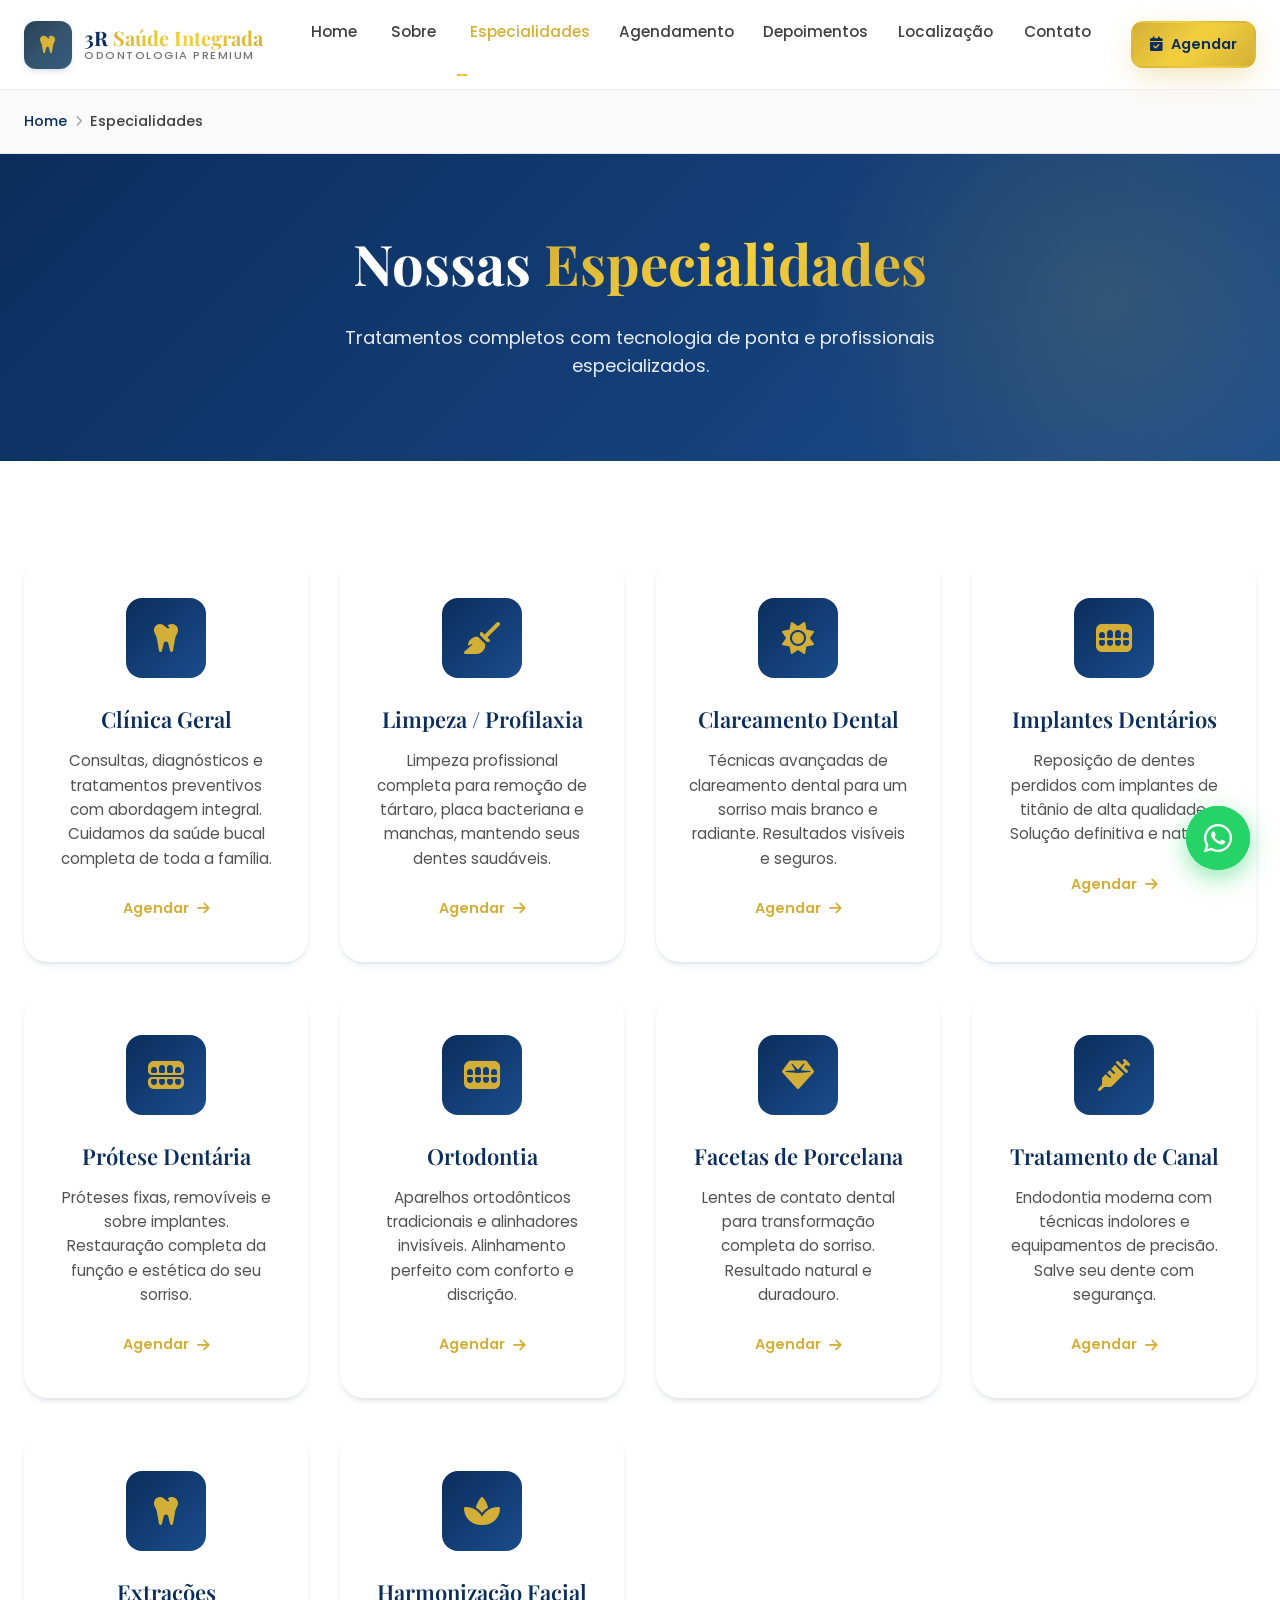
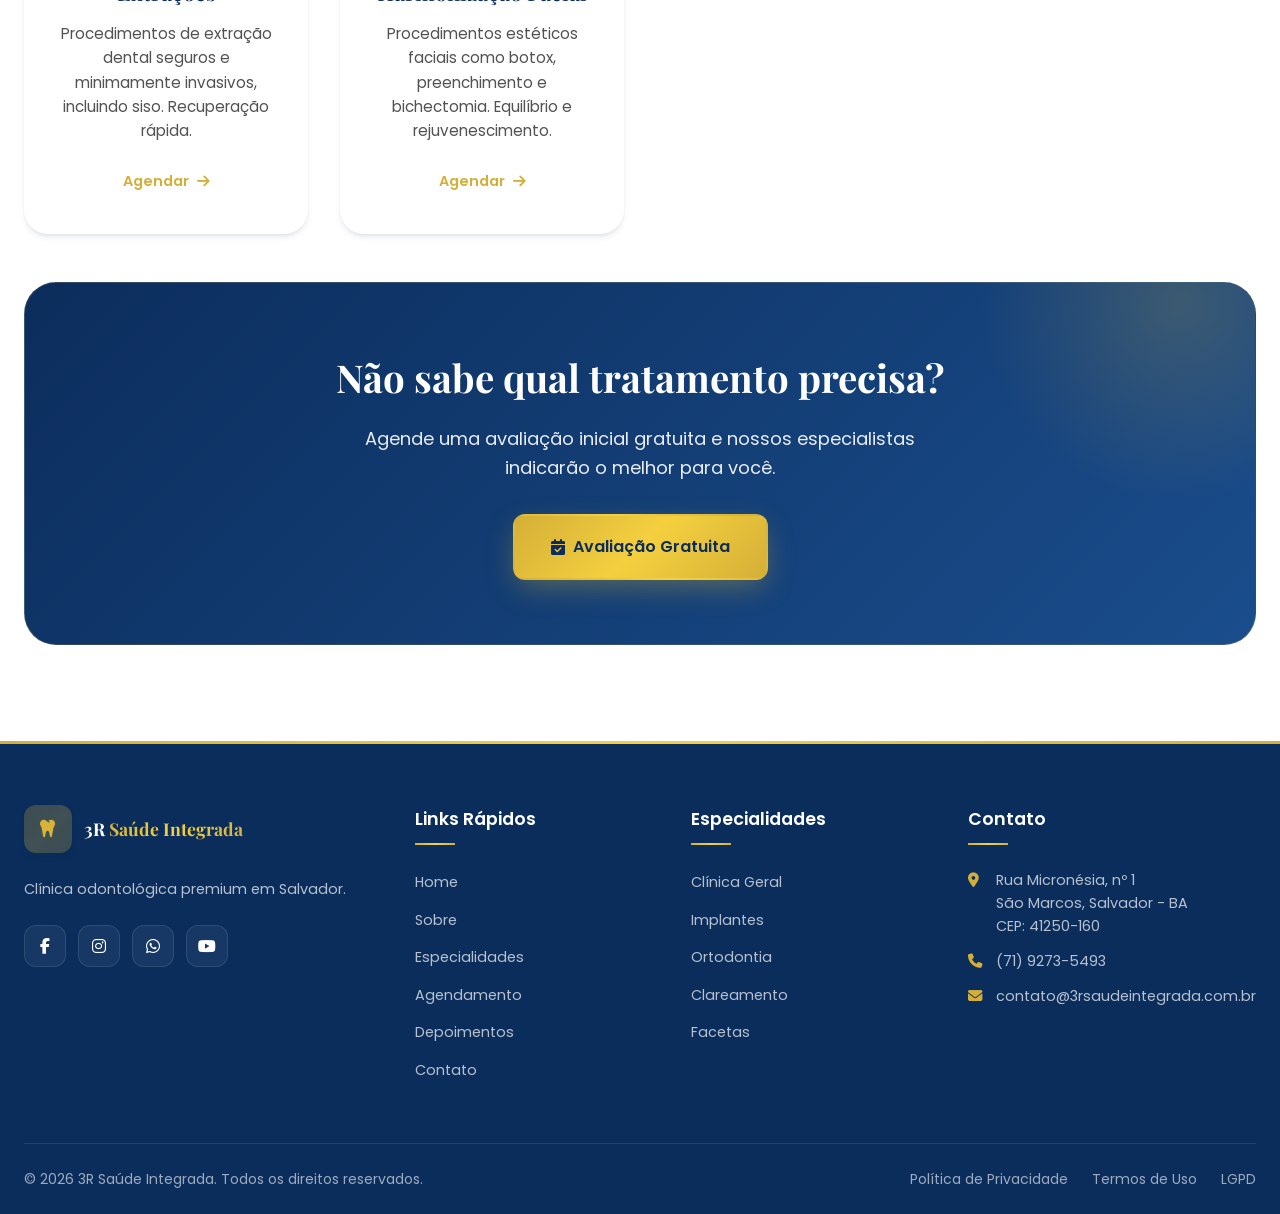
<file: especialidades.html>
<!DOCTYPE html>
<html lang="pt-BR">
<head>
    <meta charset="UTF-8">
    <meta name="viewport" content="width=device-width, initial-scale=1.0, maximum-scale=5.0">
    <meta http-equiv="X-UA-Compatible" content="IE=edge">

    <title>Especialidades Odontológicas | 3R Saúde Integrada</title>
    <meta name="description" content="Conheça todas as especialidades da 3R Saúde Integrada: implantes, clareamento, ortodontia, facetas, canal, harmonização facial e mais.">
    <meta name="keywords" content="especialidades odontológicas, implantes salvador, clareamento dental, ortodontia, facetas, harmonização facial">
    <meta name="robots" content="index, follow">

    <link rel="canonical" href="https://www.3rsaudeintegrada.com.br/especialidades.html">
    <meta property="og:type" content="website">
    <meta property="og:url" content="https://www.3rsaudeintegrada.com.br/especialidades.html">
    <meta property="og:title" content="Especialidades | 3R Saúde Integrada">
    <meta name="theme-color" content="#0B2D5C">

    <link rel="preconnect" href="https://fonts.googleapis.com">
    <link rel="preconnect" href="https://fonts.gstatic.com" crossorigin>
    <link href="https://fonts.googleapis.com/css2?family=Playfair+Display:wght@400;500;600;700;800&family=Poppins:wght@300;400;500;600;700;800&display=swap" rel="stylesheet">
    <link rel="stylesheet" href="https://cdnjs.cloudflare.com/ajax/libs/font-awesome/6.4.0/css/all.min.css">
    <link rel="stylesheet" href="https://unpkg.com/aos@2.3.1/dist/aos.css">
    <link rel="stylesheet" href="css/style.css">
</head>
<body>

    <div id="preloader" class="preloader">
        <div class="preloader-content">
            <div class="preloader-logo"><span class="gold-text">3R</span></div>
            <div class="preloader-spinner">
                <div class="spinner-ring"></div>
                <div class="spinner-ring"></div>
                <div class="spinner-ring"></div>
            </div>
            <p class="preloader-text">Carregando...</p>
        </div>
    </div>

    <header class="header" id="header">
        <div class="container header-container">
            <a href="index.html" class="logo">
                <div class="logo-icon"><i class="fas fa-tooth"></i></div>
                <div class="logo-text">
                    <span class="logo-name">3R <span class="gold-text">Saúde Integrada</span></span>
                    <span class="logo-tagline">Odontologia Premium</span>
                </div>
            </a>
            <nav class="nav-menu" id="navMenu">
                <ul class="nav-list">
                    <li><a href="index.html" class="nav-link">Home</a></li>
                    <li><a href="sobre.html" class="nav-link">Sobre</a></li>
                    <li><a href="especialidades.html" class="nav-link active">Especialidades</a></li>
                    <li><a href="agendamento.html" class="nav-link">Agendamento</a></li>
                    <li><a href="depoimentos.html" class="nav-link">Depoimentos</a></li>
                    <li><a href="localizacao.html" class="nav-link">Localização</a></li>
                    <li><a href="contato.html" class="nav-link">Contato</a></li>
                </ul>
                <a href="agendamento.html" class="btn btn-gold nav-btn">
                    <i class="fas fa-calendar-check"></i> Agendar
                </a>
            </nav>
            <button class="menu-toggle" id="menuToggle"><span></span><span></span><span></span></button>
        </div>
    </header>

    <nav class="breadcrumb">
        <div class="container">
            <ol>
                <li><a href="index.html">Home</a></li>
                <li>Especialidades</li>
            </ol>
        </div>
    </nav>

    <section class="page-header">
        <div class="container">
            <h1 data-aos="fade-up">Nossas <span class="gold-text">Especialidades</span></h1>
            <p data-aos="fade-up" data-aos-delay="100">Tratamentos completos com tecnologia de ponta e profissionais especializados.</p>
        </div>
    </section>

    <section class="section especialidades-page">
        <div class="container">
            <div class="especialidades-grid">
                <div class="especialidade-card" data-aos="fade-up">
                    <div class="card-icon"><i class="fas fa-tooth"></i></div>
                    <h3 class="card-title">Clínica Geral</h3>
                    <p class="card-description">Consultas, diagnósticos e tratamentos preventivos com abordagem integral. Cuidamos da saúde bucal completa de toda a família.</p>
                    <a href="agendamento.html" class="card-link">Agendar <i class="fas fa-arrow-right"></i></a>
                </div>

                <div class="especialidade-card" data-aos="fade-up" data-aos-delay="50">
                    <div class="card-icon"><i class="fas fa-broom"></i></div>
                    <h3 class="card-title">Limpeza / Profilaxia</h3>
                    <p class="card-description">Limpeza profissional completa para remoção de tártaro, placa bacteriana e manchas, mantendo seus dentes saudáveis.</p>
                    <a href="agendamento.html" class="card-link">Agendar <i class="fas fa-arrow-right"></i></a>
                </div>

                <div class="especialidade-card" data-aos="fade-up" data-aos-delay="100">
                    <div class="card-icon"><i class="fas fa-sun"></i></div>
                    <h3 class="card-title">Clareamento Dental</h3>
                    <p class="card-description">Técnicas avançadas de clareamento dental para um sorriso mais branco e radiante. Resultados visíveis e seguros.</p>
                    <a href="agendamento.html" class="card-link">Agendar <i class="fas fa-arrow-right"></i></a>
                </div>

                <div class="especialidade-card" data-aos="fade-up" data-aos-delay="150">
                    <div class="card-icon"><i class="fas fa-teeth"></i></div>
                    <h3 class="card-title">Implantes Dentários</h3>
                    <p class="card-description">Reposição de dentes perdidos com implantes de titânio de alta qualidade. Solução definitiva e natural.</p>
                    <a href="agendamento.html" class="card-link">Agendar <i class="fas fa-arrow-right"></i></a>
                </div>

                <div class="especialidade-card" data-aos="fade-up" data-aos-delay="200">
                    <div class="card-icon"><i class="fas fa-teeth-open"></i></div>
                    <h3 class="card-title">Prótese Dentária</h3>
                    <p class="card-description">Próteses fixas, removíveis e sobre implantes. Restauração completa da função e estética do seu sorriso.</p>
                    <a href="agendamento.html" class="card-link">Agendar <i class="fas fa-arrow-right"></i></a>
                </div>

                <div class="especialidade-card" data-aos="fade-up" data-aos-delay="250">
                    <div class="card-icon"><i class="fas fa-teeth"></i></div>
                    <h3 class="card-title">Ortodontia</h3>
                    <p class="card-description">Aparelhos ortodônticos tradicionais e alinhadores invisíveis. Alinhamento perfeito com conforto e discrição.</p>
                    <a href="agendamento.html" class="card-link">Agendar <i class="fas fa-arrow-right"></i></a>
                </div>

                <div class="especialidade-card" data-aos="fade-up" data-aos-delay="300">
                    <div class="card-icon"><i class="fas fa-gem"></i></div>
                    <h3 class="card-title">Facetas de Porcelana</h3>
                    <p class="card-description">Lentes de contato dental para transformação completa do sorriso. Resultado natural e duradouro.</p>
                    <a href="agendamento.html" class="card-link">Agendar <i class="fas fa-arrow-right"></i></a>
                </div>

                <div class="especialidade-card" data-aos="fade-up" data-aos-delay="350">
                    <div class="card-icon"><i class="fas fa-syringe"></i></div>
                    <h3 class="card-title">Tratamento de Canal</h3>
                    <p class="card-description">Endodontia moderna com técnicas indolores e equipamentos de precisão. Salve seu dente com segurança.</p>
                    <a href="agendamento.html" class="card-link">Agendar <i class="fas fa-arrow-right"></i></a>
                </div>

                <div class="especialidade-card" data-aos="fade-up" data-aos-delay="400">
                    <div class="card-icon"><i class="fas fa-tooth"></i></div>
                    <h3 class="card-title">Extrações</h3>
                    <p class="card-description">Procedimentos de extração dental seguros e minimamente invasivos, incluindo siso. Recuperação rápida.</p>
                    <a href="agendamento.html" class="card-link">Agendar <i class="fas fa-arrow-right"></i></a>
                </div>

                <div class="especialidade-card" data-aos="fade-up" data-aos-delay="450">
                    <div class="card-icon"><i class="fas fa-spa"></i></div>
                    <h3 class="card-title">Harmonização Facial</h3>
                    <p class="card-description">Procedimentos estéticos faciais como botox, preenchimento e bichectomia. Equilíbrio e rejuvenescimento.</p>
                    <a href="agendamento.html" class="card-link">Agendar <i class="fas fa-arrow-right"></i></a>
                </div>
            </div>

            <div class="cta-section" data-aos="zoom-in">
                <h2>Não sabe qual tratamento precisa?</h2>
                <p>Agende uma avaliação inicial gratuita e nossos especialistas indicarão o melhor para você.</p>
                <a href="agendamento.html" class="btn btn-gold btn-lg">
                    <i class="fas fa-calendar-check"></i> Avaliação Gratuita
                </a>
            </div>
        </div>
    </section>

    <footer class="footer">
        <div class="container">
            <div class="footer-grid">
                <div class="footer-col">
                    <div class="footer-logo">
                        <div class="logo-icon"><i class="fas fa-tooth"></i></div>
                        <div class="logo-text">
                            <span class="logo-name">3R <span class="gold-text">Saúde Integrada</span></span>
                        </div>
                    </div>
                    <p class="footer-description">Clínica odontológica premium em Salvador.</p>
                    <div class="social-links">
                        <a href="#"><i class="fab fa-facebook-f"></i></a>
                        <a href="#"><i class="fab fa-instagram"></i></a>
                        <a href="#"><i class="fab fa-whatsapp"></i></a>
                        <a href="#"><i class="fab fa-youtube"></i></a>
                    </div>
                </div>
                <div class="footer-col">
                    <h4>Links Rápidos</h4>
                    <ul>
                        <li><a href="index.html">Home</a></li>
                        <li><a href="sobre.html">Sobre</a></li>
                        <li><a href="especialidades.html">Especialidades</a></li>
                        <li><a href="agendamento.html">Agendamento</a></li>
                        <li><a href="depoimentos.html">Depoimentos</a></li>
                        <li><a href="contato.html">Contato</a></li>
                    </ul>
                </div>
                <div class="footer-col">
                    <h4>Especialidades</h4>
                    <ul>
                        <li><a href="especialidades.html">Clínica Geral</a></li>
                        <li><a href="especialidades.html">Implantes</a></li>
                        <li><a href="especialidades.html">Ortodontia</a></li>
                        <li><a href="especialidades.html">Clareamento</a></li>
                        <li><a href="especialidades.html">Facetas</a></li>
                    </ul>
                </div>
                <div class="footer-col">
                    <h4>Contato</h4>
                    <ul class="footer-contact">
                        <li><i class="fas fa-map-marker-alt"></i><span>Rua Micronésia, nº 1<br>São Marcos, Salvador - BA<br>CEP: 41250-160</span></li>
                        <li><i class="fas fa-phone"></i><span>(71) 9273-5493</span></li>
                        <li><i class="fas fa-envelope"></i><span>contato@3rsaudeintegrada.com.br</span></li>
                    </ul>
                </div>
            </div>
            <div class="footer-bottom">
                <p>&copy; 2026 3R Saúde Integrada. Todos os direitos reservados.</p>
                <div class="footer-legal">
                    <a href="#">Política de Privacidade</a>
                    <a href="#">Termos de Uso</a>
                    <a href="#">LGPD</a>
                </div>
            </div>
        </div>
    </footer>

    <a href="https://wa.me/557192735493" target="_blank" class="whatsapp-float">
        <i class="fab fa-whatsapp"></i>
        <span class="whatsapp-pulse"></span>
    </a>
    <button class="back-to-top" id="backToTop"><i class="fas fa-chevron-up"></i></button>

    <script src="https://unpkg.com/aos@2.3.1/dist/aos.js"></script>
    <script src="js/main.js"></script>
</body>
</html>
</file>
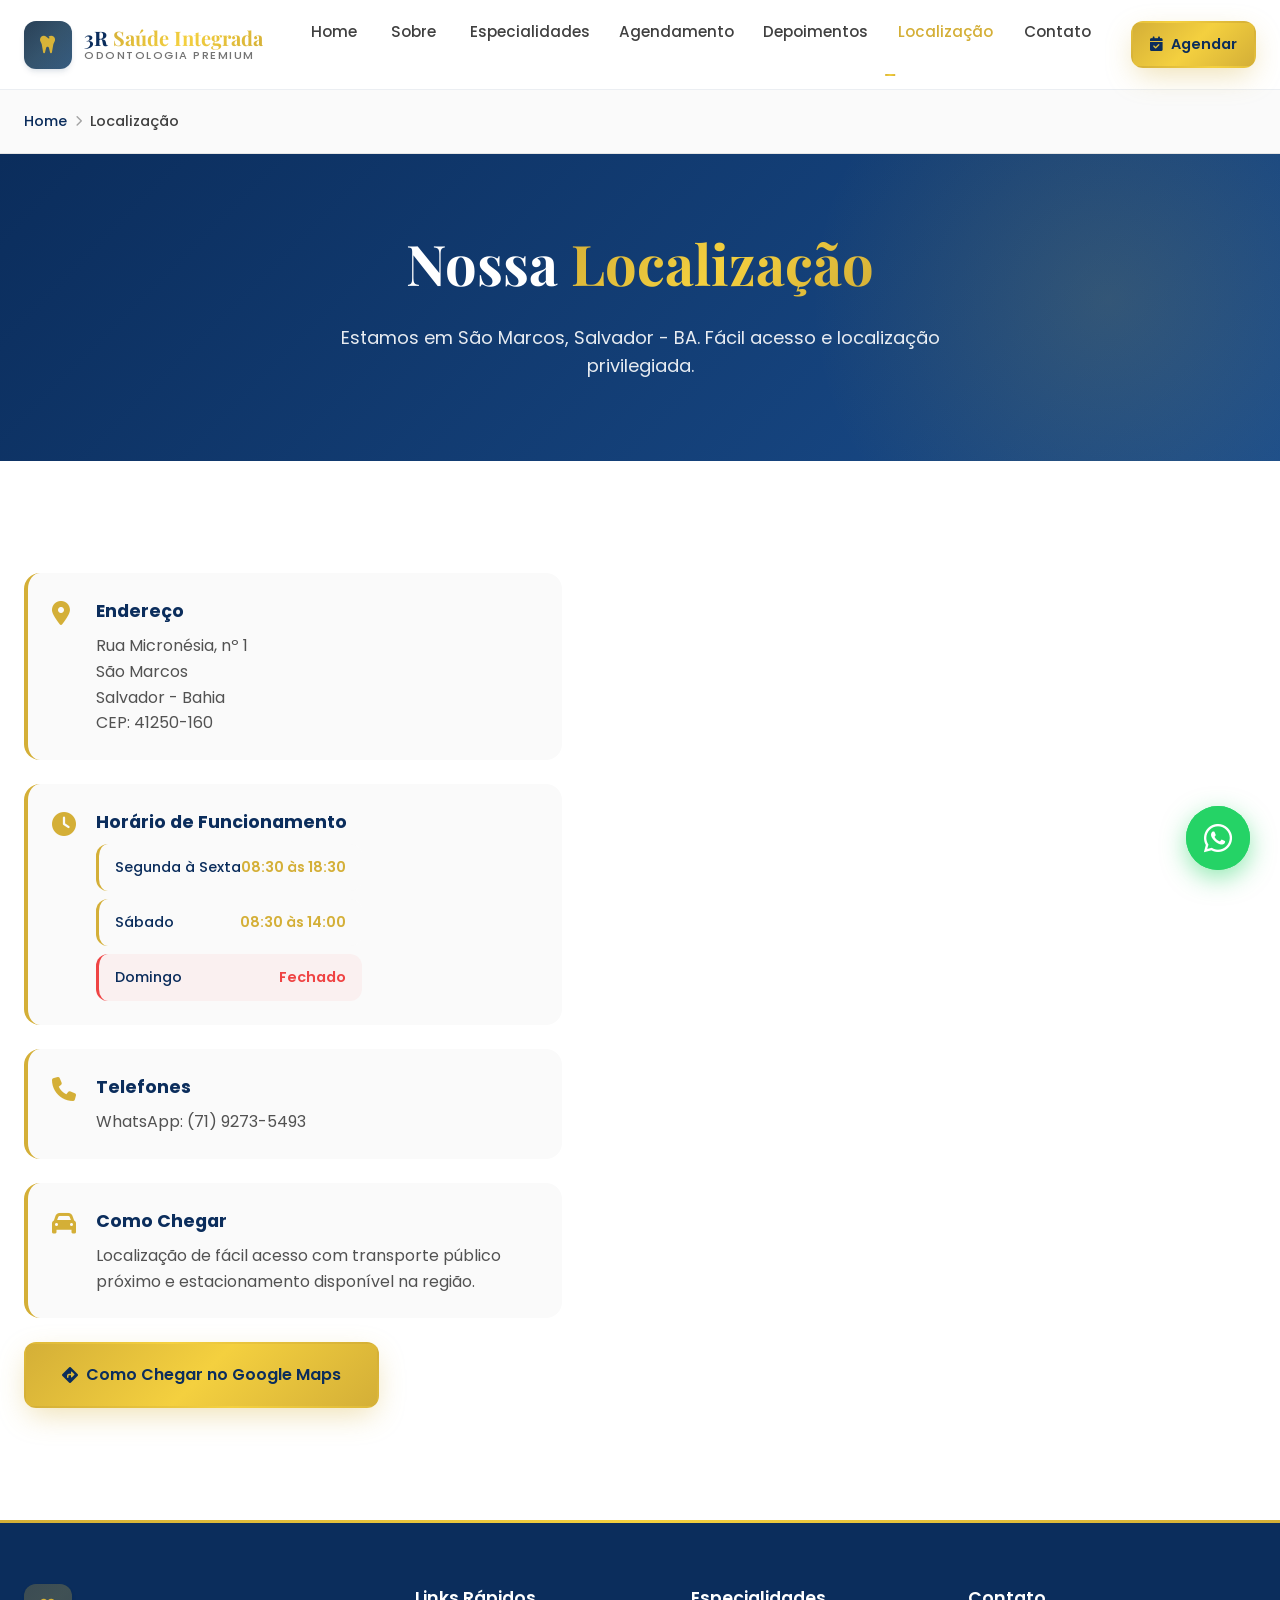
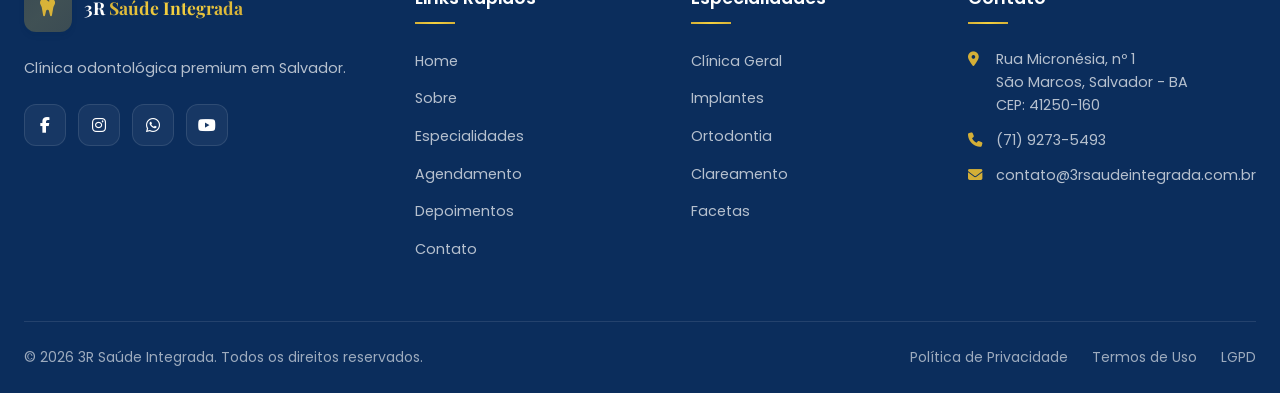
<file: localizacao.html>
<!DOCTYPE html>
<html lang="pt-BR">
<head>
    <meta charset="UTF-8">
    <meta name="viewport" content="width=device-width, initial-scale=1.0, maximum-scale=5.0">
    <meta http-equiv="X-UA-Compatible" content="IE=edge">

    <title>Localização | 3R Saúde Integrada - São Marcos, Salvador BA</title>
    <meta name="description" content="Conheça a localização da 3R Saúde Integrada em São Marcos, Salvador - BA. Como chegar, mapa interativo e informações de acesso.">
    <meta name="keywords" content="localização 3r saúde, dentista são marcos salvador, endereço clínica odontológica salvador">
    <meta name="robots" content="index, follow">

    <link rel="canonical" href="https://www.3rsaudeintegrada.com.br/localizacao.html">
    <meta property="og:type" content="website">
    <meta property="og:url" content="https://www.3rsaudeintegrada.com.br/localizacao.html">
    <meta property="og:title" content="Localização | 3R Saúde Integrada">
    <meta name="theme-color" content="#0B2D5C">

    <link rel="preconnect" href="https://fonts.googleapis.com">
    <link rel="preconnect" href="https://fonts.gstatic.com" crossorigin>
    <link href="https://fonts.googleapis.com/css2?family=Playfair+Display:wght@400;500;600;700;800&family=Poppins:wght@300;400;500;600;700;800&display=swap" rel="stylesheet">
    <link rel="stylesheet" href="https://cdnjs.cloudflare.com/ajax/libs/font-awesome/6.4.0/css/all.min.css">
    <link rel="stylesheet" href="https://unpkg.com/aos@2.3.1/dist/aos.css">
    <link rel="stylesheet" href="css/style.css">
</head>
<body>

    <div id="preloader" class="preloader">
        <div class="preloader-content">
            <div class="preloader-logo"><span class="gold-text">3R</span></div>
            <div class="preloader-spinner">
                <div class="spinner-ring"></div>
                <div class="spinner-ring"></div>
                <div class="spinner-ring"></div>
            </div>
            <p class="preloader-text">Carregando...</p>
        </div>
    </div>

    <header class="header" id="header">
        <div class="container header-container">
            <a href="index.html" class="logo">
                <div class="logo-icon"><i class="fas fa-tooth"></i></div>
                <div class="logo-text">
                    <span class="logo-name">3R <span class="gold-text">Saúde Integrada</span></span>
                    <span class="logo-tagline">Odontologia Premium</span>
                </div>
            </a>
            <nav class="nav-menu" id="navMenu">
                <ul class="nav-list">
                    <li><a href="index.html" class="nav-link">Home</a></li>
                    <li><a href="sobre.html" class="nav-link">Sobre</a></li>
                    <li><a href="especialidades.html" class="nav-link">Especialidades</a></li>
                    <li><a href="agendamento.html" class="nav-link">Agendamento</a></li>
                    <li><a href="depoimentos.html" class="nav-link">Depoimentos</a></li>
                    <li><a href="localizacao.html" class="nav-link active">Localização</a></li>
                    <li><a href="contato.html" class="nav-link">Contato</a></li>
                </ul>
                <a href="agendamento.html" class="btn btn-gold nav-btn">
                    <i class="fas fa-calendar-check"></i> Agendar
                </a>
            </nav>
            <button class="menu-toggle" id="menuToggle"><span></span><span></span><span></span></button>
        </div>
    </header>

    <nav class="breadcrumb">
        <div class="container">
            <ol>
                <li><a href="index.html">Home</a></li>
                <li>Localização</li>
            </ol>
        </div>
    </nav>

    <section class="page-header">
        <div class="container">
            <h1 data-aos="fade-up">Nossa <span class="gold-text">Localização</span></h1>
            <p data-aos="fade-up" data-aos-delay="100">Estamos em São Marcos, Salvador - BA. Fácil acesso e localização privilegiada.</p>
        </div>
    </section>

    <section class="section localizacao-page">
        <div class="container">
            <div class="localizacao-grid">
                <div class="localizacao-info" data-aos="fade-right">
                    <div class="info-block">
                        <div class="info-icon"><i class="fas fa-map-marker-alt"></i></div>
                        <div>
                            <h4>Endereço</h4>
                            <p>Rua Micronésia, nº 1<br>São Marcos<br>Salvador - Bahia<br>CEP: 41250-160</p>
                        </div>
                    </div>

                    <div class="info-block">
                        <div class="info-icon"><i class="fas fa-clock"></i></div>
                        <div>
                            <h4>Horário de Funcionamento</h4>
                            <ul class="horario-list">
                                <li>
                                    <span class="dia">Segunda à Sexta</span>
                                    <span class="hora">08:30 às 18:30</span>
                                </li>
                                <li>
                                    <span class="dia">Sábado</span>
                                    <span class="hora">08:30 às 14:00</span>
                                </li>
                                <li class="fechado">
                                    <span class="dia">Domingo</span>
                                    <span class="hora">Fechado</span>
                                </li>
                            </ul>
                        </div>
                    </div>

                    <div class="info-block">
                        <div class="info-icon"><i class="fas fa-phone"></i></div>
                        <div>
                            <h4>Telefones</h4>
                            <p>WhatsApp: <a href="https://wa.me/557192735493">(71) 9273-5493</a></p>
                        </div>
                    </div>

                    <div class="info-block">
                        <div class="info-icon"><i class="fas fa-car"></i></div>
                        <div>
                            <h4>Como Chegar</h4>
                            <p>Localização de fácil acesso com transporte público próximo e estacionamento disponível na região.</p>
                        </div>
                    </div>

                    <a href="https://www.google.com/maps/search/?api=1&query=Rua+Micronésia+número+1+São+Marcos+Salvador+Bahia+41250-160" target="_blank" class="btn btn-gold btn-lg">
                        <i class="fas fa-directions"></i>
                        Como Chegar no Google Maps
                    </a>
                </div>

                <div class="localizacao-map-wrapper" data-aos="fade-left">
                    <iframe
                        src="https://www.google.com/maps?q=Rua+Micronésia+1+São+Marcos+Salvador+Bahia&output=embed"
                        width="100%"
                        height="100%"
                        style="border:0; min-height:500px;"
                        allowfullscreen=""
                        loading="lazy"
                        referrerpolicy="no-referrer-when-downgrade"
                        title="Mapa 3R Saúde Integrada">
                    </iframe>
                </div>
            </div>
        </div>
    </section>

    <footer class="footer">
        <div class="container">
            <div class="footer-grid">
                <div class="footer-col">
                    <div class="footer-logo">
                        <div class="logo-icon"><i class="fas fa-tooth"></i></div>
                        <div class="logo-text">
                            <span class="logo-name">3R <span class="gold-text">Saúde Integrada</span></span>
                        </div>
                    </div>
                    <p class="footer-description">Clínica odontológica premium em Salvador.</p>
                    <div class="social-links">
                        <a href="#"><i class="fab fa-facebook-f"></i></a>
                        <a href="#"><i class="fab fa-instagram"></i></a>
                        <a href="#"><i class="fab fa-whatsapp"></i></a>
                        <a href="#"><i class="fab fa-youtube"></i></a>
                    </div>
                </div>
                <div class="footer-col">
                    <h4>Links Rápidos</h4>
                    <ul>
                        <li><a href="index.html">Home</a></li>
                        <li><a href="sobre.html">Sobre</a></li>
                        <li><a href="especialidades.html">Especialidades</a></li>
                        <li><a href="agendamento.html">Agendamento</a></li>
                        <li><a href="depoimentos.html">Depoimentos</a></li>
                        <li><a href="contato.html">Contato</a></li>
                    </ul>
                </div>
                <div class="footer-col">
                    <h4>Especialidades</h4>
                    <ul>
                        <li><a href="especialidades.html">Clínica Geral</a></li>
                        <li><a href="especialidades.html">Implantes</a></li>
                        <li><a href="especialidades.html">Ortodontia</a></li>
                        <li><a href="especialidades.html">Clareamento</a></li>
                        <li><a href="especialidades.html">Facetas</a></li>
                    </ul>
                </div>
                <div class="footer-col">
                    <h4>Contato</h4>
                    <ul class="footer-contact">
                        <li><i class="fas fa-map-marker-alt"></i><span>Rua Micronésia, nº 1<br>São Marcos, Salvador - BA<br>CEP: 41250-160</span></li>
                        <li><i class="fas fa-phone"></i><span>(71) 9273-5493</span></li>
                        <li><i class="fas fa-envelope"></i><span>contato@3rsaudeintegrada.com.br</span></li>
                    </ul>
                </div>
            </div>
            <div class="footer-bottom">
                <p>&copy; 2026 3R Saúde Integrada. Todos os direitos reservados.</p>
                <div class="footer-legal">
                    <a href="#">Política de Privacidade</a>
                    <a href="#">Termos de Uso</a>
                    <a href="#">LGPD</a>
                </div>
            </div>
        </div>
    </footer>

    <a href="https://wa.me/557192735493" target="_blank" class="whatsapp-float">
        <i class="fab fa-whatsapp"></i>
        <span class="whatsapp-pulse"></span>
    </a>
    <button class="back-to-top" id="backToTop"><i class="fas fa-chevron-up"></i></button>

    <script src="https://unpkg.com/aos@2.3.1/dist/aos.js"></script>
    <script src="js/main.js"></script>
</body>
</html>
</file>
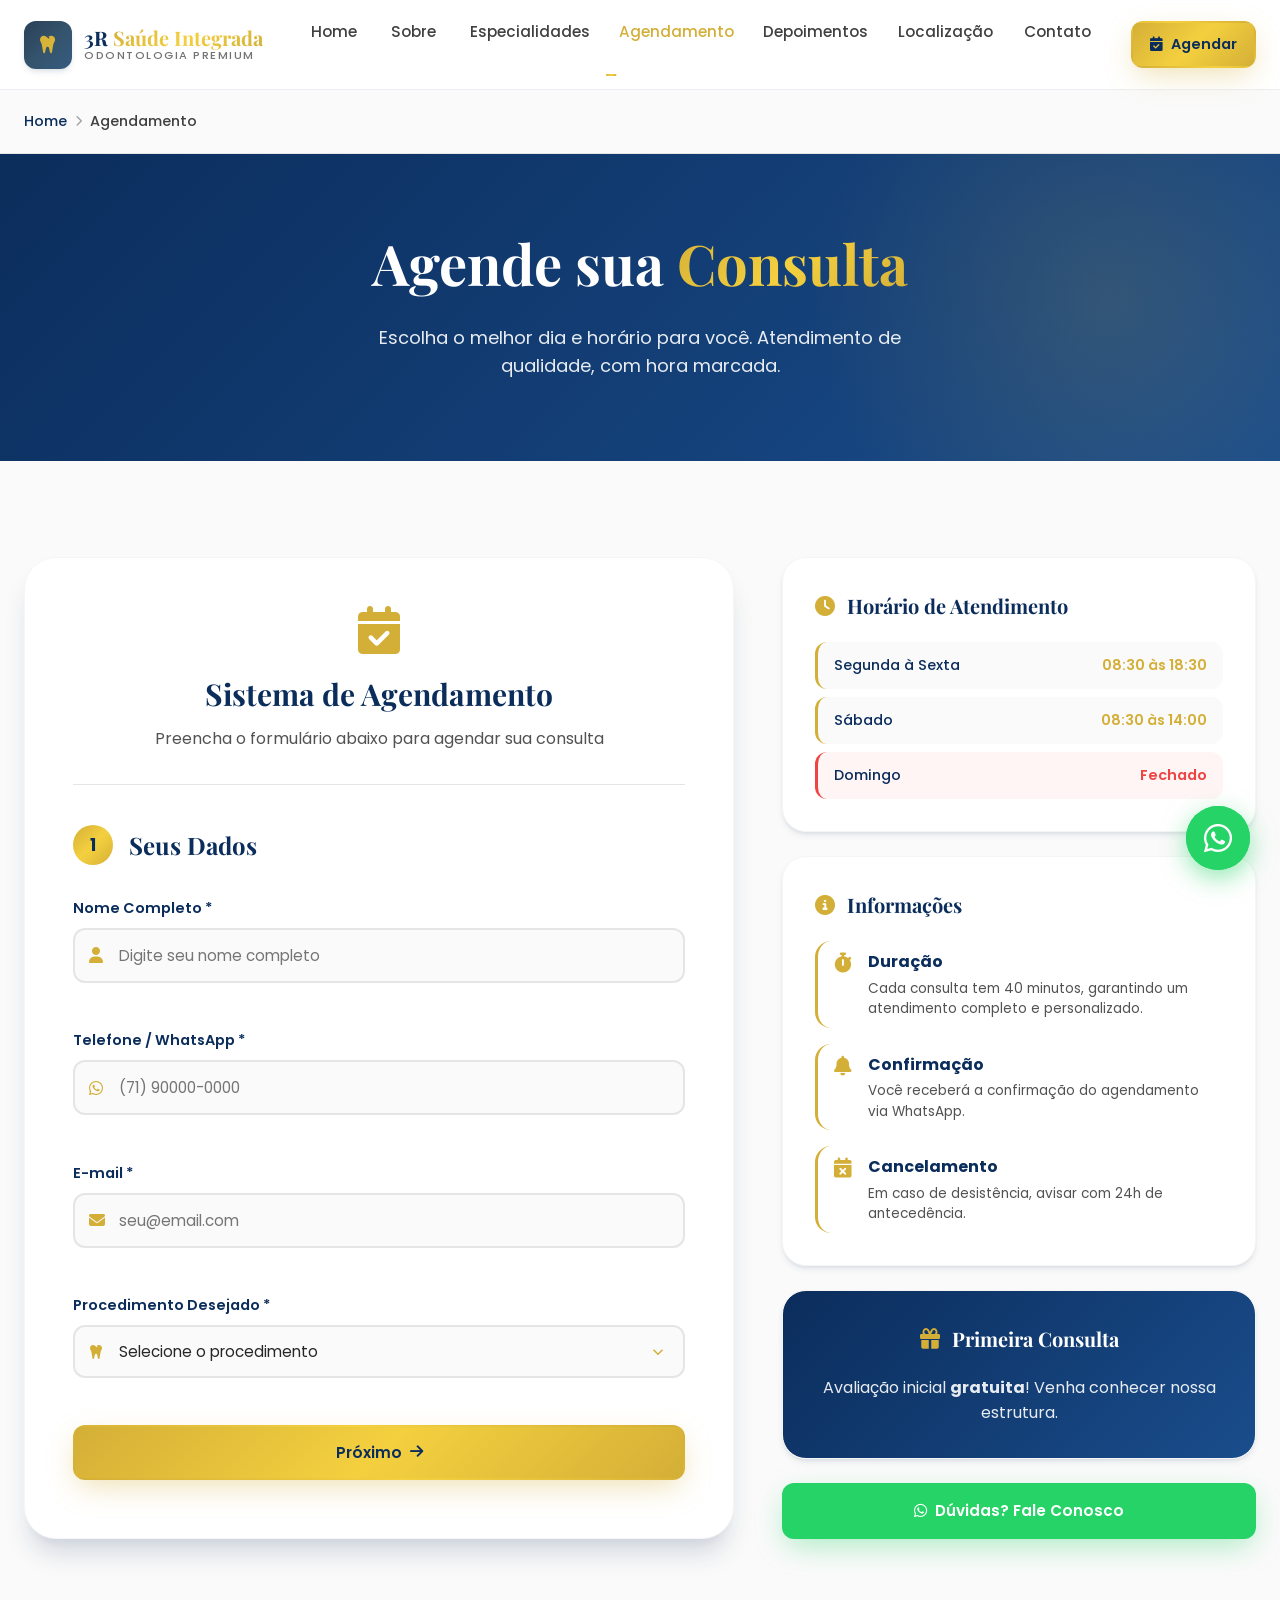
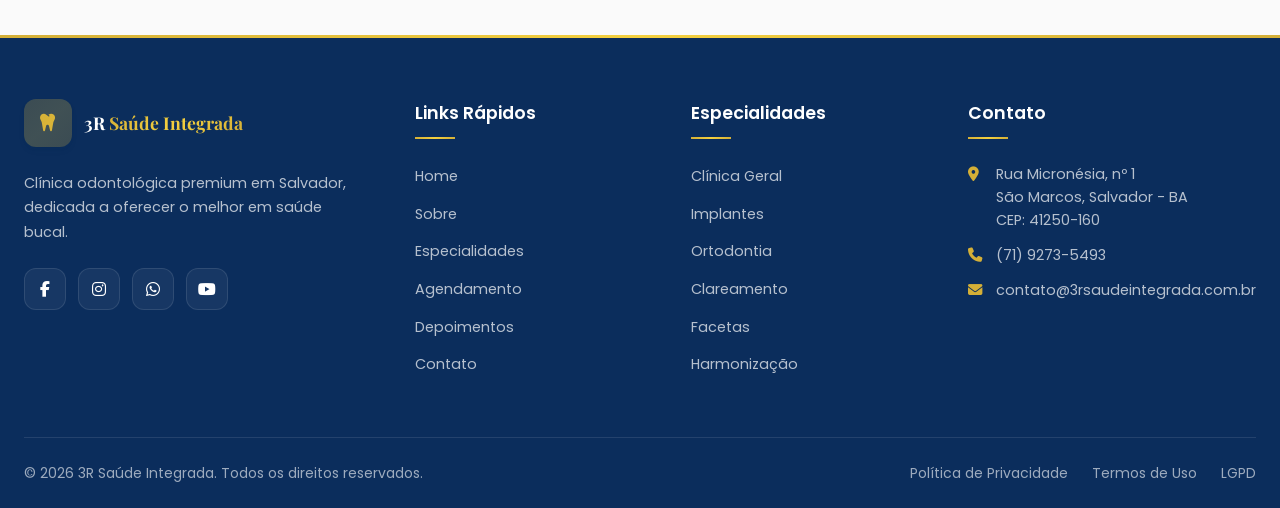
<file: 3r-saude-integrada-site/agendamento.html>
<!DOCTYPE html>
<html lang="pt-BR">
<head>
    <meta charset="UTF-8">
    <meta name="viewport" content="width=device-width, initial-scale=1.0, maximum-scale=5.0">
    <meta http-equiv="X-UA-Compatible" content="IE=edge">

    <title>Agendamento Online | 3R Saúde Integrada - Salvador BA</title>
    <meta name="description" content="Agende sua consulta odontológica online na 3R Saúde Integrada. Escolha data, horário e procedimento. Sistema rápido e prático!">
    <meta name="keywords" content="agendamento dentista, marcar consulta dentista salvador, agendar odontológica">
    <meta name="robots" content="index, follow">

    <link rel="canonical" href="https://www.3rsaudeintegrada.com.br/agendamento.html">

    <meta property="og:type" content="website">
    <meta property="og:url" content="https://www.3rsaudeintegrada.com.br/agendamento.html">
    <meta property="og:title" content="Agendamento Online | 3R Saúde Integrada">
    <meta property="og:description" content="Agende sua consulta online de forma rápida e prática.">
    <meta property="og:image" content="https://www.3rsaudeintegrada.com.br/images/og-image.jpg">

    <meta name="theme-color" content="#0B2D5C">
    <link rel="icon" type="image/svg+xml" href="images/favicon.svg">

    <link rel="preconnect" href="https://fonts.googleapis.com">
    <link rel="preconnect" href="https://fonts.gstatic.com" crossorigin>
    <link href="https://fonts.googleapis.com/css2?family=Playfair+Display:wght@400;500;600;700;800&family=Poppins:wght@300;400;500;600;700;800&display=swap" rel="stylesheet">
    <link rel="stylesheet" href="https://cdnjs.cloudflare.com/ajax/libs/font-awesome/6.4.0/css/all.min.css">
    <link rel="stylesheet" href="https://unpkg.com/aos@2.3.1/dist/aos.css">
    <link rel="stylesheet" href="css/style.css">

    <script type="application/ld+json">
    {
        "@context": "https://schema.org",
        "@type": "WebPage",
        "name": "Agendamento Online - 3R Saúde Integrada",
        "url": "https://www.3rsaudeintegrada.com.br/agendamento.html"
    }
    </script>
</head>
<body>

    <!-- Preloader -->
    <div id="preloader" class="preloader">
        <div class="preloader-content">
            <div class="preloader-logo"><span class="gold-text">3R</span></div>
            <div class="preloader-spinner">
                <div class="spinner-ring"></div>
                <div class="spinner-ring"></div>
                <div class="spinner-ring"></div>
            </div>
            <p class="preloader-text">Carregando sua experiência...</p>
        </div>
    </div>

    <!-- Header -->
    <header class="header" id="header">
        <div class="container header-container">
            <a href="index.html" class="logo">
                <div class="logo-icon"><i class="fas fa-tooth"></i></div>
                <div class="logo-text">
                    <span class="logo-name">3R <span class="gold-text">Saúde Integrada</span></span>
                    <span class="logo-tagline">Odontologia Premium</span>
                </div>
            </a>
            <nav class="nav-menu" id="navMenu">
                <ul class="nav-list">
                    <li><a href="index.html" class="nav-link">Home</a></li>
                    <li><a href="sobre.html" class="nav-link">Sobre</a></li>
                    <li><a href="especialidades.html" class="nav-link">Especialidades</a></li>
                    <li><a href="agendamento.html" class="nav-link active">Agendamento</a></li>
                    <li><a href="depoimentos.html" class="nav-link">Depoimentos</a></li>
                    <li><a href="localizacao.html" class="nav-link">Localização</a></li>
                    <li><a href="contato.html" class="nav-link">Contato</a></li>
                </ul>
                <a href="agendamento.html" class="btn btn-gold nav-btn">
                    <i class="fas fa-calendar-check"></i> Agendar
                </a>
            </nav>
            <button class="menu-toggle" id="menuToggle" aria-label="Abrir menu">
                <span></span><span></span><span></span>
            </button>
        </div>
    </header>

    <!-- Breadcrumb -->
    <nav class="breadcrumb" aria-label="breadcrumb">
        <div class="container">
            <ol itemscope itemtype="https://schema.org/BreadcrumbList">
                <li itemprop="itemListElement" itemscope itemtype="https://schema.org/ListItem">
                    <a itemprop="item" href="index.html"><span itemprop="name">Home</span></a>
                    <meta itemprop="position" content="1" />
                </li>
                <li itemprop="itemListElement" itemscope itemtype="https://schema.org/ListItem">
                    <span itemprop="name">Agendamento</span>
                    <meta itemprop="position" content="2" />
                </li>
            </ol>
        </div>
    </nav>

    <!-- Page Header -->
    <section class="page-header">
        <div class="container">
            <h1 data-aos="fade-up">Agende sua <span class="gold-text">Consulta</span></h1>
            <p data-aos="fade-up" data-aos-delay="100">Escolha o melhor dia e horário para você. Atendimento de qualidade, com hora marcada.</p>
        </div>
    </section>

    <!-- Agendamento Section -->
    <section class="section agendamento-page">
        <div class="container">
            <div class="agendamento-grid">

                <!-- Formulário -->
                <div class="agendamento-form-wrapper" data-aos="fade-right">
                    <div class="form-header">
                        <i class="fas fa-calendar-check"></i>
                        <h2>Sistema de Agendamento</h2>
                        <p>Preencha o formulário abaixo para agendar sua consulta</p>
                    </div>

                    <form id="agendamentoForm" class="agendamento-form" novalidate>
                        <!-- Etapa 1: Dados Pessoais -->
                        <div class="form-step active" data-step="1">
                            <h3 class="step-title"><span class="step-number">1</span> Seus Dados</h3>

                            <div class="form-group">
                                <label for="nome">Nome Completo *</label>
                                <div class="input-icon">
                                    <i class="fas fa-user"></i>
                                    <input type="text" id="nome" name="nome" required placeholder="Digite seu nome completo" minlength="3" maxlength="100">
                                </div>
                                <span class="error-message" id="nomeError"></span>
                            </div>

                            <div class="form-group">
                                <label for="telefone">Telefone / WhatsApp *</label>
                                <div class="input-icon">
                                    <i class="fab fa-whatsapp"></i>
                                    <input type="tel" id="telefone" name="telefone" required placeholder="(71) 90000-0000" maxlength="15">
                                </div>
                                <span class="error-message" id="telefoneError"></span>
                            </div>

                            <div class="form-group">
                                <label for="email">E-mail *</label>
                                <div class="input-icon">
                                    <i class="fas fa-envelope"></i>
                                    <input type="email" id="email" name="email" required placeholder="seu@email.com" maxlength="100">
                                </div>
                                <span class="error-message" id="emailError"></span>
                            </div>

                            <div class="form-group">
                                <label for="procedimento">Procedimento Desejado *</label>
                                <div class="input-icon">
                                    <i class="fas fa-tooth"></i>
                                    <select id="procedimento" name="procedimento" required>
                                        <option value="">Selecione o procedimento</option>
                                        <option value="Avaliação Inicial">Avaliação Inicial</option>
                                        <option value="Clínica Geral">Clínica Geral</option>
                                        <option value="Limpeza / Profilaxia">Limpeza / Profilaxia</option>
                                        <option value="Clareamento Dental">Clareamento Dental</option>
                                        <option value="Implantes">Implantes</option>
                                        <option value="Prótese">Prótese</option>
                                        <option value="Ortodontia">Ortodontia</option>
                                        <option value="Facetas">Facetas</option>
                                        <option value="Canal">Tratamento de Canal</option>
                                        <option value="Extração">Extração</option>
                                        <option value="Harmonização Facial">Harmonização Facial</option>
                                        <option value="Outro">Outro</option>
                                    </select>
                                </div>
                                <span class="error-message" id="procedimentoError"></span>
                            </div>

                            <button type="button" class="btn btn-gold btn-block next-step">
                                Próximo <i class="fas fa-arrow-right"></i>
                            </button>
                        </div>

                        <!-- Etapa 2: Data e Horário -->
                        <div class="form-step" data-step="2">
                            <h3 class="step-title"><span class="step-number">2</span> Escolha Data e Horário</h3>

                            <div class="form-group">
                                <label>Selecione o Dia *</label>
                                <div class="calendar-wrapper">
                                    <div class="calendar-header">
                                        <button type="button" class="calendar-nav" id="prevMonth"><i class="fas fa-chevron-left"></i></button>
                                        <h4 id="calendarTitle">Janeiro 2026</h4>
                                        <button type="button" class="calendar-nav" id="nextMonth"><i class="fas fa-chevron-right"></i></button>
                                    </div>
                                    <div class="calendar-weekdays">
                                        <span>Dom</span><span>Seg</span><span>Ter</span><span>Qua</span><span>Qui</span><span>Sex</span><span>Sáb</span>
                                    </div>
                                    <div class="calendar-days" id="calendarDays"></div>
                                </div>
                                <span class="error-message" id="dataError"></span>
                            </div>

                            <div class="form-group">
                                <label>Selecione o Horário *</label>
                                <p class="schedule-info">
                                    <i class="fas fa-info-circle"></i>
                                    Consultas agendadas de <strong>40 em 40 minutos</strong>
                                </p>
                                <div class="horarios-grid" id="horariosGrid">
                                    <!-- Preenchido dinamicamente -->
                                </div>
                                <span class="error-message" id="horarioError"></span>
                            </div>

                            <div class="form-group">
                                <label for="mensagem">Mensagem Adicional (opcional)</label>
                                <div class="input-icon textarea-icon">
                                    <i class="fas fa-comment"></i>
                                    <textarea id="mensagem" name="mensagem" rows="3" placeholder="Alguma informação adicional que deseja compartilhar?" maxlength="500"></textarea>
                                </div>
                            </div>

                            <div class="form-buttons">
                                <button type="button" class="btn btn-outline prev-step">
                                    <i class="fas fa-arrow-left"></i> Voltar
                                </button>
                                <button type="button" class="btn btn-gold next-step">
                                    Próximo <i class="fas fa-arrow-right"></i>
                                </button>
                            </div>
                        </div>

                        <!-- Etapa 3: Confirmação -->
                        <div class="form-step" data-step="3">
                            <h3 class="step-title"><span class="step-number">3</span> Confirme seu Agendamento</h3>

                            <div class="resumo-agendamento" id="resumoAgendamento">
                                <!-- Preenchido dinamicamente -->
                            </div>

                            <div class="form-group checkbox-group">
                                <label class="checkbox-label">
                                    <input type="checkbox" id="aceite" required>
                                    <span class="checkmark"></span>
                                    Concordo com a <a href="#" target="_blank">Política de Privacidade</a> e autorizo o envio da confirmação via WhatsApp.
                                </label>
                            </div>

                            <div class="form-buttons">
                                <button type="button" class="btn btn-outline prev-step">
                                    <i class="fas fa-arrow-left"></i> Voltar
                                </button>
                                <button type="submit" class="btn btn-whatsapp">
                                    <i class="fab fa-whatsapp"></i>
                                    Confirmar Agendamento
                                </button>
                            </div>
                        </div>
                    </form>
                </div>

                <!-- Informações Laterais -->
                <aside class="agendamento-sidebar" data-aos="fade-left">
                    <div class="sidebar-card">
                        <h3><i class="fas fa-clock"></i> Horário de Atendimento</h3>
                        <ul class="horario-list">
                            <li>
                                <span class="dia">Segunda à Sexta</span>
                                <span class="hora">08:30 às 18:30</span>
                            </li>
                            <li>
                                <span class="dia">Sábado</span>
                                <span class="hora">08:30 às 14:00</span>
                            </li>
                            <li class="fechado">
                                <span class="dia">Domingo</span>
                                <span class="hora">Fechado</span>
                            </li>
                        </ul>
                    </div>

                    <div class="sidebar-card">
                        <h3><i class="fas fa-info-circle"></i> Informações</h3>
                        <div class="info-list">
                            <div class="info-item">
                                <i class="fas fa-stopwatch"></i>
                                <div>
                                    <strong>Duração</strong>
                                    <p>Cada consulta tem 40 minutos, garantindo um atendimento completo e personalizado.</p>
                                </div>
                            </div>
                            <div class="info-item">
                                <i class="fas fa-bell"></i>
                                <div>
                                    <strong>Confirmação</strong>
                                    <p>Você receberá a confirmação do agendamento via WhatsApp.</p>
                                </div>
                            </div>
                            <div class="info-item">
                                <i class="fas fa-calendar-times"></i>
                                <div>
                                    <strong>Cancelamento</strong>
                                    <p>Em caso de desistência, avisar com 24h de antecedência.</p>
                                </div>
                            </div>
                        </div>
                    </div>

                    <div class="sidebar-card destaque">
                        <h3><i class="fas fa-gift"></i> Primeira Consulta</h3>
                        <p>Avaliação inicial <strong>gratuita</strong>! Venha conhecer nossa estrutura.</p>
                    </div>

                    <a href="https://wa.me/557192735493?text=Olá! Tenho dúvidas sobre agendamento." target="_blank" class="btn btn-whatsapp btn-block">
                        <i class="fab fa-whatsapp"></i>
                        Dúvidas? Fale Conosco
                    </a>
                </aside>
            </div>
        </div>
    </section>

    <!-- Footer -->
    <footer class="footer">
        <div class="container">
            <div class="footer-grid">
                <div class="footer-col">
                    <div class="footer-logo">
                        <div class="logo-icon"><i class="fas fa-tooth"></i></div>
                        <div class="logo-text">
                            <span class="logo-name">3R <span class="gold-text">Saúde Integrada</span></span>
                        </div>
                    </div>
                    <p class="footer-description">Clínica odontológica premium em Salvador, dedicada a oferecer o melhor em saúde bucal.</p>
                    <div class="social-links">
                        <a href="#" aria-label="Facebook"><i class="fab fa-facebook-f"></i></a>
                        <a href="#" aria-label="Instagram"><i class="fab fa-instagram"></i></a>
                        <a href="#" aria-label="WhatsApp"><i class="fab fa-whatsapp"></i></a>
                        <a href="#" aria-label="YouTube"><i class="fab fa-youtube"></i></a>
                    </div>
                </div>
                <div class="footer-col">
                    <h4>Links Rápidos</h4>
                    <ul>
                        <li><a href="index.html">Home</a></li>
                        <li><a href="sobre.html">Sobre</a></li>
                        <li><a href="especialidades.html">Especialidades</a></li>
                        <li><a href="agendamento.html">Agendamento</a></li>
                        <li><a href="depoimentos.html">Depoimentos</a></li>
                        <li><a href="contato.html">Contato</a></li>
                    </ul>
                </div>
                <div class="footer-col">
                    <h4>Especialidades</h4>
                    <ul>
                        <li><a href="especialidades.html">Clínica Geral</a></li>
                        <li><a href="especialidades.html">Implantes</a></li>
                        <li><a href="especialidades.html">Ortodontia</a></li>
                        <li><a href="especialidades.html">Clareamento</a></li>
                        <li><a href="especialidades.html">Facetas</a></li>
                        <li><a href="especialidades.html">Harmonização</a></li>
                    </ul>
                </div>
                <div class="footer-col">
                    <h4>Contato</h4>
                    <ul class="footer-contact">
                        <li><i class="fas fa-map-marker-alt"></i><span>Rua Micronésia, nº 1<br>São Marcos, Salvador - BA<br>CEP: 41250-160</span></li>
                        <li><i class="fas fa-phone"></i><span>(71) 9273-5493</span></li>
                        <li><i class="fas fa-envelope"></i><span>contato@3rsaudeintegrada.com.br</span></li>
                    </ul>
                </div>
            </div>
            <div class="footer-bottom">
                <p>&copy; 2026 3R Saúde Integrada. Todos os direitos reservados.</p>
                <div class="footer-legal">
                    <a href="#">Política de Privacidade</a>
                    <a href="#">Termos de Uso</a>
                    <a href="#">LGPD</a>
                </div>
            </div>
        </div>
    </footer>

    <a href="https://wa.me/557192735493?text=Olá! Gostaria de agendar uma consulta." target="_blank" class="whatsapp-float" aria-label="WhatsApp">
        <i class="fab fa-whatsapp"></i>
        <span class="whatsapp-pulse"></span>
    </a>
    <button class="back-to-top" id="backToTop" aria-label="Topo">
        <i class="fas fa-chevron-up"></i>
    </button>

    <script src="https://unpkg.com/aos@2.3.1/dist/aos.js"></script>
    <script src="js/main.js"></script>
    <script src="js/agendamento.js"></script>
</body>
</html>
</file>
<file: css/style.css>
/* ==========================================================================
   3R SAÚDE INTEGRADA - CSS PREMIUM
   ========================================================================== */

/* ===== VARIÁVEIS DE CORES E TIPOGRAFIA ===== */
:root {
    --primary-dark: #0B2D5C;
    --primary-medium: #1A4D8C;
    --primary-light: #2A6FB8;
    --primary-petroleum: #0A3D62;
    --gold: #D4AF37;
    --gold-light: #E8C766;
    --gold-dark: #B8941F;
    --white: #FFFFFF;
    --off-white: #F8F9FA;
    --gray-50: #FAFAFA;
    --gray-100: #F5F5F5;
    --gray-200: #E5E5E5;
    --gray-300: #D4D4D4;
    --gray-400: #A3A3A3;
    --gray-500: #737373;
    --gray-600: #525252;
    --gray-700: #404040;
    --gray-800: #262626;
    --gray-900: #171717;
    --success: #10B981;
    --error: #EF4444;
    --whatsapp: #25D366;
    --whatsapp-dark: #128C7E;

    --shadow-sm: 0 1px 2px 0 rgba(11, 45, 92, 0.05);
    --shadow-md: 0 4px 6px -1px rgba(11, 45, 92, 0.1), 0 2px 4px -1px rgba(11, 45, 92, 0.06);
    --shadow-lg: 0 10px 15px -3px rgba(11, 45, 92, 0.1), 0 4px 6px -2px rgba(11, 45, 92, 0.05);
    --shadow-xl: 0 20px 25px -5px rgba(11, 45, 92, 0.15), 0 10px 10px -5px rgba(11, 45, 92, 0.04);
    --shadow-2xl: 0 25px 50px -12px rgba(11, 45, 92, 0.25);
    --shadow-gold: 0 10px 30px -5px rgba(212, 175, 55, 0.4);
    --shadow-glass: 0 8px 32px 0 rgba(11, 45, 92, 0.2);

    --gradient-primary: linear-gradient(135deg, #0B2D5C 0%, #1A4D8C 100%);
    --gradient-gold: linear-gradient(135deg, #D4AF37 0%, #F4D03F 50%, #D4AF37 100%);
    --gradient-hero: linear-gradient(135deg, rgba(11, 45, 92, 0.95) 0%, rgba(26, 77, 140, 0.85) 100%);

    --radius-sm: 8px;
    --radius-md: 12px;
    --radius-lg: 16px;
    --radius-xl: 24px;
    --radius-2xl: 32px;
    --radius-full: 9999px;

    --transition-fast: 0.2s ease;
    --transition-base: 0.3s ease;
    --transition-slow: 0.5s ease;

    --container-max: 1280px;
    --header-height: 90px;
}

/* ===== RESET & BASE ===== */
*,
*::before,
*::after {
    margin: 0;
    padding: 0;
    box-sizing: border-box;
}

html {
    scroll-behavior: smooth;
    -webkit-text-size-adjust: 100%;
}

body {
    font-family: 'Poppins', -apple-system, BlinkMacSystemFont, sans-serif;
    font-size: 16px;
    line-height: 1.6;
    color: var(--gray-800);
    background-color: var(--white);
    overflow-x: hidden;
    -webkit-font-smoothing: antialiased;
    -moz-osx-font-smoothing: grayscale;
}

img {
    max-width: 100%;
    height: auto;
    display: block;
}

a {
    color: inherit;
    text-decoration: none;
    transition: color var(--transition-fast);
}

ul {
    list-style: none;
}

button {
    background: none;
    border: none;
    cursor: pointer;
    font-family: inherit;
    color: inherit;
}

input, select, textarea {
    font-family: inherit;
    font-size: inherit;
    color: inherit;
}

.gold-text {
    color: var(--gold);
    background: var(--gradient-gold);
    -webkit-background-clip: text;
    -webkit-text-fill-color: transparent;
    background-clip: text;
}

/* ===== PRELOADER ===== */
.preloader {
    position: fixed;
    inset: 0;
    background: var(--primary-dark);
    z-index: 9999;
    display: flex;
    align-items: center;
    justify-content: center;
    transition: opacity 0.5s, visibility 0.5s;
}

.preloader.hidden {
    opacity: 0;
    visibility: hidden;
}

.preloader-content {
    text-align: center;
}

.preloader-logo {
    font-size: 4rem;
    font-weight: 800;
    font-family: 'Playfair Display', serif;
    margin-bottom: 2rem;
}

.preloader-spinner {
    position: relative;
    width: 80px;
    height: 80px;
    margin: 0 auto 1.5rem;
}

.spinner-ring {
    position: absolute;
    inset: 0;
    border: 3px solid transparent;
    border-top-color: var(--gold);
    border-radius: 50%;
    animation: spinner 1.2s cubic-bezier(0.5, 0, 0.5, 1) infinite;
}

.spinner-ring:nth-child(2) {
    inset: 8px;
    border-top-color: var(--gold-light);
    animation-delay: -0.15s;
}

.spinner-ring:nth-child(3) {
    inset: 16px;
    border-top-color: var(--white);
    animation-delay: -0.3s;
}

@keyframes spinner {
    0% { transform: rotate(0deg); }
    100% { transform: rotate(360deg); }
}

.preloader-text {
    color: var(--white);
    font-weight: 300;
    letter-spacing: 2px;
    text-transform: uppercase;
    font-size: 0.875rem;
}

/* ===== CONTAINER ===== */
.container {
    max-width: var(--container-max);
    margin: 0 auto;
    padding: 0 1.5rem;
    width: 100%;
}

/* ===== HEADER ===== */
.header {
    position: fixed;
    top: 0;
    left: 0;
    right: 0;
    height: var(--header-height);
    background: rgba(255, 255, 255, 0.85);
    backdrop-filter: blur(20px);
    -webkit-backdrop-filter: blur(20px);
    border-bottom: 1px solid rgba(11, 45, 92, 0.08);
    z-index: 1000;
    transition: all var(--transition-base);
}

.header.scrolled {
    background: rgba(255, 255, 255, 0.95);
    box-shadow: var(--shadow-md);
    height: 75px;
}

.header-container {
    display: flex;
    align-items: center;
    justify-content: space-between;
    height: 100%;
    gap: 2rem;
}

.logo {
    display: flex;
    align-items: center;
    gap: 0.75rem;
    transition: transform var(--transition-base);
    flex-shrink: 0;
}

.logo:hover {
    transform: scale(1.02);
}

.logo-icon {
    width: 48px;
    height: 48px;
    background: var(--gradient-primary);
    border-radius: var(--radius-md);
    display: flex;
    align-items: center;
    justify-content: center;
    color: var(--gold);
    font-size: 1.25rem;
    box-shadow: var(--shadow-md);
    position: relative;
    overflow: hidden;
}

.logo-icon::before {
    content: '';
    position: absolute;
    inset: 0;
    background: var(--gradient-gold);
    opacity: 0.15;
}

.logo-text {
    display: flex;
    flex-direction: column;
    line-height: 1.1;
}

.logo-name {
    font-family: 'Playfair Display', serif;
    font-size: 1.25rem;
    font-weight: 700;
    color: var(--primary-dark);
}

.logo-tagline {
    font-size: 0.7rem;
    color: var(--gray-500);
    letter-spacing: 1.5px;
    text-transform: uppercase;
    font-weight: 500;
}

.nav-menu {
    display: flex;
    align-items: center;
    gap: 2rem;
}

.nav-list {
    display: flex;
    gap: 0.5rem;
}

.nav-link {
    padding: 0.5rem 1rem;
    color: var(--gray-700);
    font-weight: 500;
    font-size: 0.95rem;
    border-radius: var(--radius-md);
    position: relative;
    transition: all var(--transition-base);
}

.nav-link::after {
    content: '';
    position: absolute;
    bottom: 0;
    left: 50%;
    transform: translateX(-50%);
    width: 0;
    height: 2px;
    background: var(--gradient-gold);
    transition: width var(--transition-base);
}

.nav-link:hover,
.nav-link.active {
    color: var(--primary-dark);
}

.nav-link:hover::after,
.nav-link.active::after {
    width: 60%;
}

.nav-link.active {
    color: var(--gold);
}

.menu-toggle {
    display: none;
    flex-direction: column;
    gap: 5px;
    padding: 10px;
    z-index: 1001;
}

.menu-toggle span {
    display: block;
    width: 28px;
    height: 3px;
    background: var(--primary-dark);
    border-radius: 3px;
    transition: all var(--transition-base);
}

.menu-toggle.active span:nth-child(1) {
    transform: translateY(8px) rotate(45deg);
}

.menu-toggle.active span:nth-child(2) {
    opacity: 0;
}

.menu-toggle.active span:nth-child(3) {
    transform: translateY(-8px) rotate(-45deg);
}

/* ===== BOTÕES ===== */
.btn {
    display: inline-flex;
    align-items: center;
    justify-content: center;
    gap: 0.5rem;
    padding: 0.875rem 1.75rem;
    font-weight: 600;
    font-size: 0.95rem;
    border-radius: var(--radius-md);
    cursor: pointer;
    transition: all var(--transition-base);
    border: 2px solid transparent;
    text-align: center;
    white-space: nowrap;
    position: relative;
    overflow: hidden;
    text-decoration: none;
}

.btn::before {
    content: '';
    position: absolute;
    top: 50%;
    left: 50%;
    width: 0;
    height: 0;
    background: rgba(255, 255, 255, 0.2);
    border-radius: 50%;
    transform: translate(-50%, -50%);
    transition: width 0.6s, height 0.6s;
}

.btn:hover::before {
    width: 400px;
    height: 400px;
}

.btn-lg {
    padding: 1.125rem 2.25rem;
    font-size: 1rem;
}

.btn-gold {
    background: var(--gradient-gold);
    color: var(--primary-dark);
    box-shadow: var(--shadow-gold);
}

.btn-gold:hover {
    transform: translateY(-2px);
    box-shadow: 0 15px 35px -5px rgba(212, 175, 55, 0.5);
}

.btn-whatsapp {
    background: var(--whatsapp);
    color: var(--white);
    box-shadow: 0 10px 30px -5px rgba(37, 211, 102, 0.4);
}

.btn-whatsapp:hover {
    background: var(--whatsapp-dark);
    transform: translateY(-2px);
}

.btn-outline {
    background: transparent;
    color: var(--primary-dark);
    border-color: var(--primary-dark);
}

.btn-outline:hover {
    background: var(--primary-dark);
    color: var(--white);
}

.btn-outline-gold {
    background: transparent;
    color: var(--gold);
    border-color: var(--gold);
}

.btn-outline-gold:hover {
    background: var(--gradient-gold);
    color: var(--primary-dark);
    transform: translateY(-2px);
}

.btn-block {
    width: 100%;
}

.nav-btn {
    padding: 0.625rem 1.25rem;
    font-size: 0.9rem;
}

/* ===== HERO ===== */
.hero {
    min-height: 100vh;
    position: relative;
    display: flex;
    align-items: center;
    padding-top: var(--header-height);
    overflow: hidden;
}

.hero-bg {
    position: absolute;
    inset: 0;
    background: url('https://images.unsplash.com/photo-1629909613654-28e377c37b09?w=1920&h=1080&fit=crop') center/cover;
}

.hero-bg-overlay {
    position: absolute;
    inset: 0;
    background: var(--gradient-hero);
}

.hero-bg::after {
    content: '';
    position: absolute;
    inset: 0;
    background: radial-gradient(circle at 70% 30%, rgba(212, 175, 55, 0.2) 0%, transparent 60%);
}

.hero-container {
    position: relative;
    z-index: 1;
    padding: 4rem 1.5rem;
}

.hero-content {
    max-width: 800px;
    color: var(--white);
}

.hero-badge {
    display: inline-flex;
    align-items: center;
    gap: 0.5rem;
    background: rgba(255, 255, 255, 0.1);
    backdrop-filter: blur(10px);
    padding: 0.5rem 1rem;
    border-radius: var(--radius-full);
    border: 1px solid rgba(212, 175, 55, 0.3);
    color: var(--gold-light);
    font-size: 0.875rem;
    font-weight: 500;
    margin-bottom: 1.5rem;
}

.hero-title {
    font-family: 'Playfair Display', serif;
    font-size: clamp(2.5rem, 6vw, 4.5rem);
    font-weight: 700;
    line-height: 1.1;
    margin-bottom: 1.5rem;
    color: var(--white);
}

.hero-subtitle {
    font-size: clamp(1rem, 2vw, 1.25rem);
    line-height: 1.6;
    color: rgba(255, 255, 255, 0.9);
    margin-bottom: 2.5rem;
    max-width: 600px;
}

.hero-buttons {
    display: flex;
    gap: 1rem;
    flex-wrap: wrap;
    margin-bottom: 3rem;
}

.hero-features {
    display: flex;
    flex-wrap: wrap;
    gap: 1.5rem;
}

.hero-feature {
    display: flex;
    align-items: center;
    gap: 0.5rem;
    color: rgba(255, 255, 255, 0.9);
    font-size: 0.9rem;
}

.hero-feature i {
    color: var(--gold);
    font-size: 1.1rem;
}

.hero-scroll {
    position: absolute;
    bottom: 2rem;
    left: 50%;
    transform: translateX(-50%);
    z-index: 1;
    animation: bounce 2s infinite;
}

.hero-scroll a {
    color: var(--white);
    font-size: 1.5rem;
    opacity: 0.7;
    transition: opacity var(--transition-base);
}

.hero-scroll a:hover {
    opacity: 1;
}

@keyframes bounce {
    0%, 100% { transform: translateX(-50%) translateY(0); }
    50% { transform: translateX(-50%) translateY(-10px); }
}

/* ===== SECTIONS ===== */
.section {
    padding: 6rem 0;
    position: relative;
}

.section-header {
    text-align: center;
    max-width: 800px;
    margin: 0 auto 4rem;
}

.section-subtitle {
    display: inline-block;
    color: var(--gold);
    font-size: 0.875rem;
    font-weight: 600;
    letter-spacing: 2px;
    text-transform: uppercase;
    margin-bottom: 1rem;
    position: relative;
    padding: 0 2rem;
}

.section-subtitle::before,
.section-subtitle::after {
    content: '';
    position: absolute;
    top: 50%;
    width: 30px;
    height: 1px;
    background: var(--gradient-gold);
}

.section-subtitle::before { left: -30px; }
.section-subtitle::after { right: -30px; }

.section-title {
    font-family: 'Playfair Display', serif;
    font-size: clamp(2rem, 4vw, 3rem);
    font-weight: 700;
    color: var(--primary-dark);
    line-height: 1.2;
    margin-bottom: 1rem;
}

.section-description {
    font-size: 1.125rem;
    color: var(--gray-600);
    line-height: 1.7;
}

/* ===== SOBRE ===== */
.sobre {
    background: var(--white);
}

.sobre-grid {
    display: grid;
    grid-template-columns: 1fr 1fr;
    gap: 4rem;
    align-items: center;
}

.sobre-title {
    font-family: 'Playfair Display', serif;
    font-size: 2.25rem;
    color: var(--primary-dark);
    margin-bottom: 1.5rem;
    line-height: 1.2;
}

.sobre-text {
    color: var(--gray-600);
    line-height: 1.8;
    margin-bottom: 1.25rem;
}

.sobre-features {
    display: grid;
    grid-template-columns: 1fr 1fr;
    gap: 1.5rem;
    margin: 2rem 0;
}

.sobre-feature {
    display: flex;
    gap: 1rem;
    align-items: flex-start;
}

.sobre-feature-icon {
    width: 48px;
    height: 48px;
    min-width: 48px;
    background: linear-gradient(135deg, rgba(212, 175, 55, 0.15), rgba(212, 175, 55, 0.05));
    border: 1px solid rgba(212, 175, 55, 0.3);
    border-radius: var(--radius-md);
    display: flex;
    align-items: center;
    justify-content: center;
    color: var(--gold);
    font-size: 1.25rem;
}

.sobre-feature h4 {
    font-size: 1rem;
    color: var(--primary-dark);
    margin-bottom: 0.25rem;
    font-weight: 600;
}

.sobre-feature p {
    font-size: 0.875rem;
    color: var(--gray-600);
    line-height: 1.5;
}

.sobre-img-wrapper {
    position: relative;
    border-radius: var(--radius-2xl);
    overflow: hidden;
    box-shadow: var(--shadow-2xl);
}

.sobre-img-wrapper::before {
    content: '';
    position: absolute;
    inset: 0;
    background: var(--gradient-primary);
    opacity: 0.05;
    z-index: 1;
    pointer-events: none;
}

.sobre-img-wrapper img {
    width: 100%;
    height: 100%;
    object-fit: cover;
    transition: transform 0.6s ease;
}

.sobre-img-wrapper:hover img {
    transform: scale(1.05);
}

.sobre-img-badge {
    position: absolute;
    bottom: 2rem;
    right: 2rem;
    background: rgba(255, 255, 255, 0.95);
    backdrop-filter: blur(20px);
    padding: 1.5rem 2rem;
    border-radius: var(--radius-lg);
    box-shadow: var(--shadow-2xl);
    z-index: 2;
    text-align: center;
    border: 1px solid rgba(212, 175, 55, 0.2);
}

.badge-number {
    font-family: 'Playfair Display', serif;
    font-size: 2.5rem;
    font-weight: 800;
    line-height: 1;
    margin-bottom: 0.25rem;
}

.badge-text {
    font-size: 0.875rem;
    color: var(--gray-600);
    font-weight: 500;
}

/* ===== STATS ===== */
.stats {
    background: var(--gradient-primary);
    color: var(--white);
    position: relative;
    overflow: hidden;
}

.stats::before {
    content: '';
    position: absolute;
    top: -50%;
    right: -10%;
    width: 500px;
    height: 500px;
    background: radial-gradient(circle, rgba(212, 175, 55, 0.15) 0%, transparent 70%);
    border-radius: 50%;
}

.stats::after {
    content: '';
    position: absolute;
    bottom: -30%;
    left: -10%;
    width: 400px;
    height: 400px;
    background: radial-gradient(circle, rgba(212, 175, 55, 0.1) 0%, transparent 70%);
    border-radius: 50%;
}

.stats-grid {
    display: grid;
    grid-template-columns: repeat(4, 1fr);
    gap: 2rem;
    position: relative;
    z-index: 1;
}

.stat-item {
    text-align: center;
    padding: 1.5rem;
}

.stat-icon {
    font-size: 2.5rem;
    color: var(--gold);
    margin-bottom: 1rem;
}

.stat-number {
    font-family: 'Playfair Display', serif;
    font-size: 3rem;
    font-weight: 800;
    line-height: 1;
    margin-bottom: 0.5rem;
    background: var(--gradient-gold);
    -webkit-background-clip: text;
    -webkit-text-fill-color: transparent;
    background-clip: text;
}

.stat-label {
    font-size: 0.95rem;
    color: rgba(255, 255, 255, 0.9);
    font-weight: 500;
}

/* ===== ESPECIALIDADES ===== */
.especialidades {
    background: var(--gray-50);
}

.especialidades-grid {
    display: grid;
    grid-template-columns: repeat(auto-fill, minmax(280px, 1fr));
    gap: 2rem;
}

.especialidade-card {
    background: var(--white);
    padding: 2.5rem 2rem;
    border-radius: var(--radius-xl);
    text-align: center;
    box-shadow: var(--shadow-md);
    transition: all var(--transition-base);
    border: 1px solid transparent;
    position: relative;
    overflow: hidden;
}

.especialidade-card::before {
    content: '';
    position: absolute;
    top: 0;
    left: 0;
    right: 0;
    height: 3px;
    background: var(--gradient-gold);
    transform: scaleX(0);
    transform-origin: left;
    transition: transform var(--transition-base);
}

.especialidade-card:hover {
    transform: translateY(-8px);
    box-shadow: var(--shadow-2xl);
    border-color: rgba(212, 175, 55, 0.2);
}

.especialidade-card:hover::before {
    transform: scaleX(1);
}

.card-icon {
    width: 80px;
    height: 80px;
    margin: 0 auto 1.5rem;
    background: var(--gradient-primary);
    border-radius: var(--radius-lg);
    display: flex;
    align-items: center;
    justify-content: center;
    color: var(--gold);
    font-size: 2rem;
    transition: all var(--transition-base);
    position: relative;
    overflow: hidden;
}

.card-icon::after {
    content: '';
    position: absolute;
    inset: 0;
    background: var(--gradient-gold);
    opacity: 0;
    transition: opacity var(--transition-base);
}

.card-icon i {
    position: relative;
    z-index: 1;
}

.especialidade-card:hover .card-icon {
    transform: scale(1.1) rotate(5deg);
}

.especialidade-card:hover .card-icon::after {
    opacity: 1;
}

.especialidade-card:hover .card-icon i {
    color: var(--primary-dark);
}

.card-title {
    font-family: 'Playfair Display', serif;
    font-size: 1.375rem;
    color: var(--primary-dark);
    margin-bottom: 0.75rem;
    font-weight: 600;
}

.card-description {
    color: var(--gray-600);
    font-size: 0.95rem;
    line-height: 1.6;
    margin-bottom: 1.5rem;
}

.card-link {
    display: inline-flex;
    align-items: center;
    gap: 0.5rem;
    color: var(--gold);
    font-weight: 600;
    font-size: 0.9rem;
    transition: gap var(--transition-base);
}

.card-link:hover {
    gap: 0.75rem;
}

/* ===== AGENDAMENTO PREVIEW ===== */
.agendamento-preview {
    background: linear-gradient(135deg, rgba(11, 45, 92, 0.05) 0%, rgba(212, 175, 55, 0.05) 100%);
}

.agendamento-wrapper {
    max-width: 900px;
    margin: 0 auto;
    text-align: center;
}

.agendamento-content {
    background: var(--white);
    padding: 3rem;
    border-radius: var(--radius-2xl);
    box-shadow: var(--shadow-xl);
    border: 1px solid rgba(212, 175, 55, 0.1);
}

.agendamento-info {
    display: grid;
    grid-template-columns: 1fr 1fr;
    gap: 2rem;
    margin: 2.5rem 0;
    text-align: left;
}

.info-item {
    display: flex;
    gap: 1rem;
    align-items: flex-start;
    padding: 1.5rem;
    background: var(--gray-50);
    border-radius: var(--radius-lg);
    border-left: 4px solid var(--gold);
}

.info-item i {
    color: var(--gold);
    font-size: 1.5rem;
    margin-top: 0.25rem;
}

.info-item h4 {
    color: var(--primary-dark);
    margin-bottom: 0.5rem;
    font-size: 1.1rem;
}

.info-item p {
    color: var(--gray-600);
    font-size: 0.9rem;
    line-height: 1.5;
}

/* ===== DEPOIMENTOS ===== */
.depoimentos {
    background: var(--white);
}

.rating-display {
    margin-top: 1.5rem;
    display: flex;
    align-items: center;
    justify-content: center;
    gap: 0.75rem;
    flex-wrap: wrap;
}

.stars {
    color: var(--gold);
    font-size: 1.5rem;
    display: flex;
    gap: 0.25rem;
}

.rating-number {
    font-family: 'Playfair Display', serif;
    font-size: 2rem;
    font-weight: 800;
    color: var(--primary-dark);
}

.rating-text {
    color: var(--gray-500);
    font-size: 0.95rem;
}

.depoimentos-carousel {
    position: relative;
    overflow: hidden;
    margin: 0 -1rem;
}

.depoimentos-track {
    display: flex;
    transition: transform 0.5s ease;
    gap: 2rem;
    padding: 1rem;
}

.depoimento-card {
    min-width: calc(33.333% - 1.33rem);
    background: var(--white);
    padding: 2.5rem 2rem;
    border-radius: var(--radius-xl);
    box-shadow: var(--shadow-lg);
    border: 1px solid var(--gray-100);
    transition: all var(--transition-base);
    position: relative;
}

.depoimento-card:hover {
    transform: translateY(-5px);
    box-shadow: var(--shadow-2xl);
}

.depoimento-card::before {
    content: '"';
    position: absolute;
    top: 1rem;
    right: 1.5rem;
    font-size: 5rem;
    font-family: 'Playfair Display', serif;
    color: rgba(212, 175, 55, 0.2);
    line-height: 1;
}

.depoimento-stars {
    color: var(--gold);
    margin-bottom: 1rem;
    font-size: 1rem;
    display: flex;
    gap: 0.25rem;
}

.depoimento-text {
    color: var(--gray-700);
    line-height: 1.7;
    margin-bottom: 1.5rem;
    font-style: italic;
}

.depoimento-author {
    display: flex;
    align-items: center;
    gap: 1rem;
    padding-top: 1.5rem;
    border-top: 1px solid var(--gray-100);
}

.author-avatar {
    width: 48px;
    height: 48px;
    background: var(--gradient-primary);
    color: var(--gold);
    border-radius: var(--radius-full);
    display: flex;
    align-items: center;
    justify-content: center;
    font-weight: 700;
    font-size: 1rem;
}

.depoimento-author h4 {
    color: var(--primary-dark);
    font-size: 1rem;
    margin-bottom: 0.125rem;
}

.depoimento-author span {
    color: var(--gray-500);
    font-size: 0.85rem;
}

.carousel-controls {
    display: flex;
    justify-content: center;
    gap: 1rem;
    margin-top: 2rem;
}

.carousel-btn {
    width: 48px;
    height: 48px;
    background: var(--white);
    color: var(--primary-dark);
    border: 2px solid var(--primary-dark);
    border-radius: var(--radius-full);
    display: flex;
    align-items: center;
    justify-content: center;
    transition: all var(--transition-base);
}

.carousel-btn:hover {
    background: var(--primary-dark);
    color: var(--white);
}

/* ===== FAQ ===== */
.faq {
    background: var(--gray-50);
}

.faq-container {
    max-width: 800px;
    margin: 0 auto;
}

.faq-item {
    background: var(--white);
    border-radius: var(--radius-lg);
    margin-bottom: 1rem;
    box-shadow: var(--shadow-sm);
    overflow: hidden;
    border: 1px solid var(--gray-100);
    transition: all var(--transition-base);
}

.faq-item:hover {
    box-shadow: var(--shadow-md);
}

.faq-item.active {
    box-shadow: var(--shadow-lg);
    border-color: rgba(212, 175, 55, 0.3);
}

.faq-question {
    width: 100%;
    padding: 1.5rem 2rem;
    display: flex;
    align-items: center;
    justify-content: space-between;
    text-align: left;
    font-size: 1.1rem;
    font-weight: 600;
    color: var(--primary-dark);
    transition: all var(--transition-base);
}

.faq-question i {
    color: var(--gold);
    transition: transform var(--transition-base);
    font-size: 0.875rem;
}

.faq-item.active .faq-question i {
    transform: rotate(180deg);
}

.faq-answer {
    max-height: 0;
    overflow: hidden;
    transition: max-height 0.4s ease;
}

.faq-item.active .faq-answer {
    max-height: 300px;
}

.faq-answer p {
    padding: 0 2rem 1.5rem;
    color: var(--gray-600);
    line-height: 1.7;
}

/* ===== LOCALIZAÇÃO ===== */
.localizacao-preview {
    background: var(--white);
}

.localizacao-grid {
    display: grid;
    grid-template-columns: 1fr 1.2fr;
    gap: 3rem;
    align-items: stretch;
}

.localizacao-info {
    padding: 1rem 0;
}

.info-block {
    display: flex;
    gap: 1.25rem;
    align-items: flex-start;
    margin-bottom: 1.5rem;
    padding: 1.5rem;
    background: var(--gray-50);
    border-radius: var(--radius-lg);
    border-left: 4px solid var(--gold);
}

.info-block i {
    color: var(--gold);
    font-size: 1.5rem;
    margin-top: 0.25rem;
    min-width: 24px;
}

.info-block h4 {
    color: var(--primary-dark);
    margin-bottom: 0.5rem;
    font-size: 1.1rem;
}

.info-block p {
    color: var(--gray-600);
    line-height: 1.6;
}

.localizacao-map {
    border-radius: var(--radius-xl);
    overflow: hidden;
    box-shadow: var(--shadow-xl);
    min-height: 500px;
}

.localizacao-map iframe {
    width: 100%;
    height: 100%;
    min-height: 500px;
}

/* ===== FOOTER ===== */
.footer {
    background: var(--primary-dark);
    color: rgba(255, 255, 255, 0.8);
    padding: 4rem 0 0;
    position: relative;
    overflow: hidden;
}

.footer::before {
    content: '';
    position: absolute;
    top: 0;
    left: 0;
    right: 0;
    height: 3px;
    background: var(--gradient-gold);
}

.footer-grid {
    display: grid;
    grid-template-columns: 1.5fr 1fr 1fr 1.2fr;
    gap: 3rem;
    margin-bottom: 3rem;
}

.footer-logo {
    display: flex;
    align-items: center;
    gap: 0.75rem;
    margin-bottom: 1.5rem;
}

.footer-logo .logo-icon {
    background: rgba(212, 175, 55, 0.1);
}

.footer-logo .logo-name {
    color: var(--white);
    font-size: 1.1rem;
}

.footer-description {
    color: rgba(255, 255, 255, 0.7);
    line-height: 1.7;
    margin-bottom: 1.5rem;
    font-size: 0.9rem;
}

.social-links {
    display: flex;
    gap: 0.75rem;
}

.social-links a {
    width: 42px;
    height: 42px;
    background: rgba(255, 255, 255, 0.05);
    border: 1px solid rgba(255, 255, 255, 0.1);
    color: var(--white);
    border-radius: var(--radius-md);
    display: flex;
    align-items: center;
    justify-content: center;
    transition: all var(--transition-base);
}

.social-links a:hover {
    background: var(--gradient-gold);
    color: var(--primary-dark);
    transform: translateY(-3px);
    border-color: var(--gold);
}

.footer-col h4 {
    color: var(--white);
    font-size: 1.1rem;
    margin-bottom: 1.5rem;
    font-weight: 600;
    position: relative;
    padding-bottom: 0.75rem;
}

.footer-col h4::after {
    content: '';
    position: absolute;
    bottom: 0;
    left: 0;
    width: 40px;
    height: 2px;
    background: var(--gradient-gold);
}

.footer-col ul li {
    margin-bottom: 0.75rem;
}

.footer-col ul li a {
    color: rgba(255, 255, 255, 0.7);
    font-size: 0.9rem;
    transition: all var(--transition-base);
    display: inline-flex;
    align-items: center;
    gap: 0.5rem;
}

.footer-col ul li a:hover {
    color: var(--gold);
    transform: translateX(5px);
}

.footer-col ul li a i {
    font-size: 0.7rem;
    color: var(--gold);
}

.footer-contact li {
    display: flex;
    gap: 0.75rem;
    align-items: flex-start;
    color: rgba(255, 255, 255, 0.7);
    font-size: 0.9rem;
    line-height: 1.6;
}

.footer-contact li i {
    color: var(--gold);
    margin-top: 0.25rem;
    min-width: 16px;
}

.footer-bottom {
    padding: 1.5rem 0;
    border-top: 1px solid rgba(255, 255, 255, 0.1);
    display: flex;
    align-items: center;
    justify-content: space-between;
    flex-wrap: wrap;
    gap: 1rem;
    color: rgba(255, 255, 255, 0.6);
    font-size: 0.875rem;
}

.footer-legal {
    display: flex;
    gap: 1.5rem;
}

.footer-legal a {
    color: rgba(255, 255, 255, 0.6);
    transition: color var(--transition-base);
}

.footer-legal a:hover {
    color: var(--gold);
}

/* ===== WHATSAPP FLUTUANTE ===== */
.whatsapp-float {
    position: fixed;
    bottom: 30px;
    right: 30px;
    width: 64px;
    height: 64px;
    background: var(--whatsapp);
    color: var(--white);
    border-radius: var(--radius-full);
    display: flex;
    align-items: center;
    justify-content: center;
    font-size: 2rem;
    box-shadow: 0 8px 25px rgba(37, 211, 102, 0.5);
    z-index: 999;
    transition: all var(--transition-base);
}

.whatsapp-float:hover {
    transform: scale(1.1);
    background: var(--whatsapp-dark);
    color: var(--white);
}

.whatsapp-pulse {
    position: absolute;
    inset: 0;
    border-radius: var(--radius-full);
    background: var(--whatsapp);
    animation: pulse 2s infinite;
    z-index: -1;
}

@keyframes pulse {
    0% {
        transform: scale(1);
        opacity: 0.7;
    }
    100% {
        transform: scale(1.6);
        opacity: 0;
    }
}

/* ===== BOTÃO VOLTAR AO TOPO ===== */
.back-to-top {
    position: fixed;
    bottom: 30px;
    left: 30px;
    width: 50px;
    height: 50px;
    background: var(--primary-dark);
    color: var(--gold);
    border-radius: var(--radius-md);
    display: flex;
    align-items: center;
    justify-content: center;
    font-size: 1.25rem;
    box-shadow: var(--shadow-lg);
    opacity: 0;
    visibility: hidden;
    transition: all var(--transition-base);
    z-index: 998;
}

.back-to-top.visible {
    opacity: 1;
    visibility: visible;
}

.back-to-top:hover {
    background: var(--gold);
    color: var(--primary-dark);
    transform: translateY(-3px);
}

/* ===== BREADCRUMB ===== */
.breadcrumb {
    background: var(--gray-50);
    padding: 1.25rem 0;
    margin-top: var(--header-height);
    border-bottom: 1px solid var(--gray-200);
}

.breadcrumb ol {
    display: flex;
    align-items: center;
    gap: 0.5rem;
    flex-wrap: wrap;
    font-size: 0.9rem;
}

.breadcrumb li {
    color: var(--gray-500);
    display: flex;
    align-items: center;
    gap: 0.5rem;
}

.breadcrumb li:not(:last-child)::after {
    content: '\f054';
    font-family: 'Font Awesome 6 Free';
    font-weight: 900;
    color: var(--gray-400);
    font-size: 0.7rem;
}

.breadcrumb a {
    color: var(--primary-dark);
    font-weight: 500;
    transition: color var(--transition-base);
}

.breadcrumb a:hover {
    color: var(--gold);
}

.breadcrumb li:last-child {
    color: var(--gray-700);
    font-weight: 500;
}

/* ===== PAGE HEADER ===== */
.page-header {
    background: var(--gradient-primary);
    color: var(--white);
    padding: 4rem 0 5rem;
    text-align: center;
    position: relative;
    overflow: hidden;
}

.page-header::before {
    content: '';
    position: absolute;
    top: -50%;
    right: -10%;
    width: 600px;
    height: 600px;
    background: radial-gradient(circle, rgba(212, 175, 55, 0.15) 0%, transparent 70%);
    border-radius: 50%;
}

.page-header h1 {
    font-family: 'Playfair Display', serif;
    font-size: clamp(2.25rem, 5vw, 3.5rem);
    margin-bottom: 1rem;
    position: relative;
    z-index: 1;
}

.page-header p {
    font-size: 1.125rem;
    color: rgba(255, 255, 255, 0.9);
    max-width: 600px;
    margin: 0 auto;
    position: relative;
    z-index: 1;
}

/* ===== AGENDAMENTO PÁGINA ===== */
.agendamento-page {
    background: var(--gray-50);
}

.agendamento-grid {
    display: grid;
    grid-template-columns: 1.5fr 1fr;
    gap: 3rem;
}

.agendamento-form-wrapper {
    background: var(--white);
    border-radius: var(--radius-2xl);
    padding: 3rem;
    box-shadow: var(--shadow-xl);
    border: 1px solid var(--gray-100);
}

.form-header {
    text-align: center;
    margin-bottom: 2.5rem;
    padding-bottom: 2rem;
    border-bottom: 1px solid var(--gray-200);
}

.form-header i {
    font-size: 3rem;
    color: var(--gold);
    margin-bottom: 1rem;
    display: block;
}

.form-header h2 {
    font-family: 'Playfair Display', serif;
    color: var(--primary-dark);
    font-size: 1.875rem;
    margin-bottom: 0.5rem;
}

.form-header p {
    color: var(--gray-600);
}

.form-step {
    display: none;
}

.form-step.active {
    display: block;
    animation: fadeIn 0.4s ease;
}

@keyframes fadeIn {
    from { opacity: 0; transform: translateY(10px); }
    to { opacity: 1; transform: translateY(0); }
}

.step-title {
    font-family: 'Playfair Display', serif;
    color: var(--primary-dark);
    font-size: 1.5rem;
    margin-bottom: 2rem;
    display: flex;
    align-items: center;
    gap: 1rem;
}

.step-number {
    width: 40px;
    height: 40px;
    background: var(--gradient-gold);
    color: var(--primary-dark);
    border-radius: var(--radius-full);
    display: flex;
    align-items: center;
    justify-content: center;
    font-size: 1.1rem;
    font-weight: 700;
    font-family: 'Poppins', sans-serif;
}

.form-group {
    margin-bottom: 1.5rem;
}

.form-group label {
    display: block;
    margin-bottom: 0.5rem;
    color: var(--primary-dark);
    font-weight: 600;
    font-size: 0.9rem;
}

.input-icon {
    position: relative;
}

.input-icon i {
    position: absolute;
    left: 1rem;
    top: 50%;
    transform: translateY(-50%);
    color: var(--gold);
    font-size: 1rem;
    z-index: 1;
}

.input-icon.textarea-icon i {
    top: 1rem;
    transform: none;
}

.form-group input,
.form-group select,
.form-group textarea {
    width: 100%;
    padding: 0.875rem 1rem 0.875rem 2.75rem;
    background: var(--gray-50);
    border: 2px solid var(--gray-200);
    border-radius: var(--radius-md);
    font-size: 0.95rem;
    color: var(--gray-800);
    transition: all var(--transition-base);
    font-family: inherit;
}

.form-group textarea {
    resize: vertical;
    min-height: 100px;
    padding-top: 1rem;
}

.form-group select {
    cursor: pointer;
    appearance: none;
    -webkit-appearance: none;
    background-image: url("data:image/svg+xml;charset=UTF-8,%3csvg xmlns='http://www.w3.org/2000/svg' viewBox='0 0 24 24' fill='none' stroke='%23D4AF37' stroke-width='2'%3e%3cpolyline points='6 9 12 15 18 9'%3e%3c/polyline%3e%3c/svg%3e");
    background-repeat: no-repeat;
    background-position: right 1rem center;
    background-size: 18px;
}

.form-group input:focus,
.form-group select:focus,
.form-group textarea:focus {
    outline: none;
    border-color: var(--gold);
    background: var(--white);
    box-shadow: 0 0 0 4px rgba(212, 175, 55, 0.1);
}

.form-group input.error,
.form-group select.error,
.form-group textarea.error {
    border-color: var(--error);
    background: rgba(239, 68, 68, 0.05);
}

.error-message {
    display: block;
    color: var(--error);
    font-size: 0.8rem;
    margin-top: 0.4rem;
    min-height: 1rem;
}

.schedule-info {
    background: rgba(212, 175, 55, 0.1);
    border: 1px solid rgba(212, 175, 55, 0.3);
    border-radius: var(--radius-md);
    padding: 0.875rem 1rem;
    color: var(--primary-dark);
    font-size: 0.9rem;
    margin-bottom: 1rem;
    display: flex;
    align-items: center;
    gap: 0.5rem;
}

.schedule-info i {
    color: var(--gold);
}

/* CALENDAR */
.calendar-wrapper {
    background: var(--gray-50);
    border: 1px solid var(--gray-200);
    border-radius: var(--radius-lg);
    padding: 1rem;
}

.calendar-header {
    display: flex;
    align-items: center;
    justify-content: space-between;
    margin-bottom: 1rem;
    padding: 0 0.5rem;
}

.calendar-header h4 {
    color: var(--primary-dark);
    font-size: 1.1rem;
    text-transform: capitalize;
}

.calendar-nav {
    width: 36px;
    height: 36px;
    background: var(--white);
    color: var(--primary-dark);
    border: 1px solid var(--gray-200);
    border-radius: var(--radius-md);
    display: flex;
    align-items: center;
    justify-content: center;
    transition: all var(--transition-base);
}

.calendar-nav:hover {
    background: var(--gradient-gold);
    color: var(--primary-dark);
    border-color: var(--gold);
}

.calendar-weekdays {
    display: grid;
    grid-template-columns: repeat(7, 1fr);
    gap: 0.25rem;
    margin-bottom: 0.5rem;
}

.calendar-weekdays span {
    text-align: center;
    font-size: 0.75rem;
    color: var(--gray-500);
    font-weight: 600;
    text-transform: uppercase;
    padding: 0.5rem 0;
}

.calendar-days {
    display: grid;
    grid-template-columns: repeat(7, 1fr);
    gap: 0.25rem;
}

.calendar-day {
    aspect-ratio: 1;
    display: flex;
    align-items: center;
    justify-content: center;
    border-radius: var(--radius-md);
    font-size: 0.9rem;
    font-weight: 500;
    cursor: pointer;
    transition: all var(--transition-fast);
    color: var(--gray-700);
}

.calendar-day:hover:not(.disabled):not(.selected) {
    background: rgba(212, 175, 55, 0.15);
    color: var(--primary-dark);
}

.calendar-day.disabled {
    color: var(--gray-300);
    cursor: not-allowed;
}

.calendar-day.other-month {
    color: var(--gray-300);
}

.calendar-day.today {
    background: rgba(11, 45, 92, 0.1);
    color: var(--primary-dark);
    font-weight: 700;
}

.calendar-day.selected {
    background: var(--gradient-gold) !important;
    color: var(--primary-dark) !important;
    font-weight: 700;
    box-shadow: var(--shadow-md);
}

/* HORÁRIOS */
.horarios-grid {
    display: grid;
    grid-template-columns: repeat(auto-fill, minmax(100px, 1fr));
    gap: 0.5rem;
    margin-top: 0.5rem;
}

.horario-btn {
    padding: 0.75rem 0.5rem;
    background: var(--gray-50);
    border: 2px solid var(--gray-200);
    border-radius: var(--radius-md);
    color: var(--gray-700);
    font-weight: 600;
    font-size: 0.9rem;
    cursor: pointer;
    transition: all var(--transition-base);
    text-align: center;
}

.horario-btn:hover:not(.disabled) {
    border-color: var(--gold);
    color: var(--primary-dark);
    background: rgba(212, 175, 55, 0.1);
}

.horario-btn.selected {
    background: var(--gradient-gold) !important;
    color: var(--primary-dark) !important;
    border-color: var(--gold) !important;
    box-shadow: var(--shadow-md);
}

.horario-btn.disabled {
    background: var(--gray-100);
    color: var(--gray-400);
    cursor: not-allowed;
    text-decoration: line-through;
}

/* CHECKBOX */
.checkbox-group {
    margin: 1.5rem 0;
}

.checkbox-label {
    display: flex;
    align-items: flex-start;
    gap: 0.75rem;
    cursor: pointer;
    font-size: 0.9rem;
    color: var(--gray-600);
    line-height: 1.5;
    font-weight: 400 !important;
}

.checkbox-label input {
    position: absolute;
    opacity: 0;
    pointer-events: none;
}

.checkmark {
    min-width: 22px;
    height: 22px;
    background: var(--white);
    border: 2px solid var(--gray-300);
    border-radius: 6px;
    display: flex;
    align-items: center;
    justify-content: center;
    transition: all var(--transition-base);
    flex-shrink: 0;
    margin-top: 1px;
}

.checkbox-label input:checked + .checkmark {
    background: var(--gradient-gold);
    border-color: var(--gold);
}

.checkbox-label input:checked + .checkmark::after {
    content: '\f00c';
    font-family: 'Font Awesome 6 Free';
    font-weight: 900;
    color: var(--primary-dark);
    font-size: 0.75rem;
}

.checkbox-label a {
    color: var(--gold);
    font-weight: 600;
    text-decoration: underline;
}

.form-buttons {
    display: flex;
    gap: 1rem;
    margin-top: 2rem;
    flex-wrap: wrap;
}

.form-buttons .btn {
    flex: 1;
    min-width: 150px;
}

/* RESUMO */
.resumo-agendamento {
    background: linear-gradient(135deg, rgba(11, 45, 92, 0.05) 0%, rgba(212, 175, 55, 0.05) 100%);
    border: 1px solid rgba(212, 175, 55, 0.2);
    border-radius: var(--radius-lg);
    padding: 2rem;
    margin-bottom: 1.5rem;
}

.resumo-item {
    display: flex;
    justify-content: space-between;
    align-items: center;
    padding: 0.75rem 0;
    border-bottom: 1px solid rgba(11, 45, 92, 0.1);
}

.resumo-item:last-child {
    border-bottom: none;
}

.resumo-label {
    color: var(--gray-600);
    font-weight: 500;
    display: flex;
    align-items: center;
    gap: 0.5rem;
}

.resumo-label i {
    color: var(--gold);
}

.resumo-valor {
    color: var(--primary-dark);
    font-weight: 600;
    text-align: right;
}

/* AGENDAMENTO SIDEBAR */
.agendamento-sidebar {
    display: flex;
    flex-direction: column;
    gap: 1.5rem;
}

.sidebar-card {
    background: var(--white);
    padding: 2rem;
    border-radius: var(--radius-xl);
    box-shadow: var(--shadow-md);
    border: 1px solid var(--gray-100);
    transition: all var(--transition-base);
}

.sidebar-card:hover {
    box-shadow: var(--shadow-lg);
    transform: translateY(-3px);
}

.sidebar-card h3 {
    font-family: 'Playfair Display', serif;
    color: var(--primary-dark);
    font-size: 1.25rem;
    margin-bottom: 1.25rem;
    display: flex;
    align-items: center;
    gap: 0.75rem;
}

.sidebar-card h3 i {
    color: var(--gold);
}

.sidebar-card.destaque {
    background: var(--gradient-primary);
    color: var(--white);
    text-align: center;
}

.sidebar-card.destaque h3 {
    color: var(--white);
    justify-content: center;
}

.sidebar-card.destaque p {
    color: rgba(255, 255, 255, 0.9);
}

.horario-list {
    display: flex;
    flex-direction: column;
    gap: 0.5rem;
}

.horario-list li {
    display: flex;
    justify-content: space-between;
    padding: 0.75rem 1rem;
    background: var(--gray-50);
    border-radius: var(--radius-md);
    border-left: 3px solid var(--gold);
}

.horario-list li.fechado {
    background: rgba(239, 68, 68, 0.05);
    border-left-color: var(--error);
}

.horario-list .dia {
    color: var(--primary-dark);
    font-weight: 500;
    font-size: 0.9rem;
}

.horario-list .hora {
    color: var(--gold);
    font-weight: 600;
    font-size: 0.9rem;
}

.horario-list .fechado .hora {
    color: var(--error);
}

.info-list {
    display: flex;
    flex-direction: column;
    gap: 1rem;
}

.info-list .info-item {
    background: transparent;
    border: none;
    border-left: 3px solid var(--gold);
    padding: 0.5rem 0 0.5rem 1rem;
    margin: 0;
}

.info-list .info-item i {
    color: var(--gold);
    font-size: 1.25rem;
}

.info-list strong {
    display: block;
    color: var(--primary-dark);
    margin-bottom: 0.25rem;
}

.info-list p {
    font-size: 0.85rem;
    color: var(--gray-600);
    line-height: 1.5;
}

/* ===== DEPOIMENTOS PÁGINA ===== */
.depoimentos-page {
    background: var(--gray-50);
}

.rating-summary {
    background: var(--white);
    padding: 3rem;
    border-radius: var(--radius-2xl);
    box-shadow: var(--shadow-md);
    margin-bottom: 3rem;
    display: grid;
    grid-template-columns: 1fr 1.5fr;
    gap: 3rem;
    align-items: center;
    border: 1px solid var(--gray-100);
}

.rating-big {
    text-align: center;
    border-right: 1px solid var(--gray-200);
    padding-right: 2rem;
}

.rating-number-big {
    font-family: 'Playfair Display', serif;
    font-size: 5rem;
    font-weight: 800;
    background: var(--gradient-gold);
    -webkit-background-clip: text;
    -webkit-text-fill-color: transparent;
    line-height: 1;
}

.rating-stars-big {
    color: var(--gold);
    font-size: 1.5rem;
    margin: 0.5rem 0;
    display: flex;
    justify-content: center;
    gap: 0.25rem;
}

.rating-breakdown {
    display: flex;
    flex-direction: column;
    gap: 0.75rem;
}

.rating-bar {
    display: grid;
    grid-template-columns: 100px 1fr 50px;
    gap: 1rem;
    align-items: center;
    font-size: 0.9rem;
    color: var(--gray-600);
}

.bar {
    height: 8px;
    background: var(--gray-200);
    border-radius: 4px;
    overflow: hidden;
}

.bar-fill {
    height: 100%;
    background: var(--gradient-gold);
    border-radius: 4px;
    transition: width 1s ease;
}

.depoimentos-grid {
    display: grid;
    grid-template-columns: repeat(auto-fill, minmax(320px, 1fr));
    gap: 2rem;
    margin-bottom: 3rem;
}

/* ===== CONTATO PÁGINA ===== */
.contato-page {
    background: var(--gray-50);
}

.contato-grid {
    display: grid;
    grid-template-columns: 1fr 1.2fr;
    gap: 3rem;
    margin-bottom: 3rem;
}

.contato-info {
    background: var(--white);
    padding: 3rem;
    border-radius: var(--radius-2xl);
    box-shadow: var(--shadow-md);
    border: 1px solid var(--gray-100);
}

.contato-itens {
    display: flex;
    flex-direction: column;
    gap: 1.5rem;
    margin: 2rem 0;
}

.contato-item {
    display: flex;
    gap: 1.25rem;
    align-items: flex-start;
    padding-bottom: 1.5rem;
    border-bottom: 1px solid var(--gray-100);
}

.contato-item:last-child {
    border-bottom: none;
    padding-bottom: 0;
}

.contato-icon {
    width: 52px;
    height: 52px;
    min-width: 52px;
    background: linear-gradient(135deg, rgba(212, 175, 55, 0.15), rgba(212, 175, 55, 0.05));
    border: 1px solid rgba(212, 175, 55, 0.3);
    border-radius: var(--radius-md);
    display: flex;
    align-items: center;
    justify-content: center;
    color: var(--gold);
    font-size: 1.25rem;
}

.contato-item h4 {
    color: var(--primary-dark);
    margin-bottom: 0.5rem;
    font-size: 1.05rem;
}

.contato-item a {
    color: var(--gold);
    font-weight: 600;
    font-size: 1rem;
    transition: color var(--transition-base);
}

.contato-item a:hover {
    color: var(--gold-dark);
}

.contato-item p {
    color: var(--gray-600);
    line-height: 1.6;
    font-size: 0.9rem;
    margin-top: 0.25rem;
}

.social-contato {
    margin-top: 2rem;
    padding-top: 2rem;
    border-top: 1px solid var(--gray-100);
}

.social-contato h4 {
    color: var(--primary-dark);
    margin-bottom: 1rem;
    font-size: 1rem;
}

.contato-form-wrapper {
    background: var(--white);
    padding: 3rem;
    border-radius: var(--radius-2xl);
    box-shadow: var(--shadow-md);
    border: 1px solid var(--gray-100);
}

.contato-form .form-group input,
.contato-form .form-group select,
.contato-form .form-group textarea {
    padding: 0.875rem 1rem;
    background: var(--gray-50);
}

.contato-form .form-group input:focus,
.contato-form .form-group select:focus,
.contato-form .form-group textarea:focus {
    background: var(--white);
}

.mapa-contato {
    border-radius: var(--radius-2xl);
    overflow: hidden;
    box-shadow: var(--shadow-xl);
    border: 4px solid var(--white);
}

/* ===== CTA SECTION ===== */
.cta-section {
    background: var(--gradient-primary);
    color: var(--white);
    padding: 4rem 3rem;
    border-radius: var(--radius-2xl);
    text-align: center;
    position: relative;
    overflow: hidden;
    margin-top: 3rem;
    border: 1px solid rgba(212, 175, 55, 0.2);
}

.cta-section::before {
    content: '';
    position: absolute;
    top: -50%;
    right: -10%;
    width: 400px;
    height: 400px;
    background: radial-gradient(circle, rgba(212, 175, 55, 0.2) 0%, transparent 70%);
    border-radius: 50%;
}

.cta-section h2 {
    font-family: 'Playfair Display', serif;
    font-size: clamp(1.75rem, 3vw, 2.5rem);
    margin-bottom: 1rem;
    position: relative;
    z-index: 1;
}

.cta-section p {
    color: rgba(255, 255, 255, 0.9);
    font-size: 1.125rem;
    margin-bottom: 2rem;
    max-width: 600px;
    margin-left: auto;
    margin-right: auto;
    position: relative;
    z-index: 1;
}

.cta-section .btn {
    position: relative;
    z-index: 1;
}

/* ===== VALORES (SOBRE) ===== */
.valores-grid {
    display: grid;
    grid-template-columns: repeat(auto-fit, minmax(240px, 1fr));
    gap: 2rem;
    margin: 4rem 0;
}

.valor-card {
    background: var(--white);
    padding: 2.5rem 2rem;
    border-radius: var(--radius-xl);
    text-align: center;
    box-shadow: var(--shadow-md);
    border: 1px solid var(--gray-100);
    transition: all var(--transition-base);
}

.valor-card:hover {
    transform: translateY(-5px);
    box-shadow: var(--shadow-xl);
    border-color: rgba(212, 175, 55, 0.3);
}

.valor-icon {
    width: 72px;
    height: 72px;
    margin: 0 auto 1.5rem;
    background: var(--gradient-primary);
    border-radius: var(--radius-lg);
    display: flex;
    align-items: center;
    justify-content: center;
    color: var(--gold);
    font-size: 1.75rem;
}

.valor-card h3 {
    font-family: 'Playfair Display', serif;
    color: var(--primary-dark);
    font-size: 1.375rem;
    margin-bottom: 0.75rem;
}

.valor-card p {
    color: var(--gray-600);
    line-height: 1.6;
    font-size: 0.95rem;
}

/* ===== ANIMAÇÕES ===== */
@keyframes fadeInUp {
    from {
        opacity: 0;
        transform: translateY(30px);
    }
    to {
        opacity: 1;
        transform: translateY(0);
    }
}

@keyframes float {
    0%, 100% { transform: translateY(0); }
    50% { transform: translateY(-10px); }
}

/* ===== RESPONSIVIDADE ===== */
@media (max-width: 1024px) {
    .footer-grid {
        grid-template-columns: 1fr 1fr;
    }
    .sobre-grid,
    .agendamento-grid,
    .contato-grid,
    .localizacao-grid,
    .rating-summary {
        grid-template-columns: 1fr;
        gap: 2rem;
    }
    .rating-big {
        border-right: none;
        border-bottom: 1px solid var(--gray-200);
        padding-right: 0;
        padding-bottom: 2rem;
    }
    .stats-grid {
        grid-template-columns: repeat(2, 1fr);
    }
    .depoimento-card {
        min-width: calc(50% - 1rem);
    }
    .sobre-img-badge {
        bottom: 1rem;
        right: 1rem;
        padding: 1rem 1.5rem;
    }
    .badge-number {
        font-size: 2rem;
    }
}

@media (max-width: 768px) {
    :root {
        --header-height: 75px;
    }

    .section {
        padding: 4rem 0;
    }

    .container {
        padding: 0 1rem;
    }

    .menu-toggle {
        display: flex;
    }

    .nav-menu {
        position: fixed;
        top: 0;
        right: -100%;
        width: 85%;
        max-width: 380px;
        height: 100vh;
        background: var(--white);
        flex-direction: column;
        align-items: stretch;
        padding: 5rem 2rem 2rem;
        box-shadow: var(--shadow-2xl);
        transition: right 0.4s ease;
        overflow-y: auto;
        gap: 1rem;
    }

    .nav-menu.active {
        right: 0;
    }

    .nav-list {
        flex-direction: column;
        gap: 0.5rem;
    }

    .nav-link {
        display: block;
        padding: 1rem;
        font-size: 1.05rem;
        border-bottom: 1px solid var(--gray-100);
    }

    .nav-link::after {
        display: none;
    }

    .nav-btn {
        margin-top: 1rem;
    }

    .logo-tagline {
        display: none;
    }

    .logo-name {
        font-size: 1.1rem;
    }

    .logo-icon {
        width: 42px;
        height: 42px;
    }

    .sobre-features {
        grid-template-columns: 1fr;
    }

    .agendamento-info {
        grid-template-columns: 1fr;
    }

    .depoimento-card {
        min-width: calc(100% - 1rem);
    }

    .footer-grid {
        grid-template-columns: 1fr;
        gap: 2rem;
    }

    .footer-bottom {
        flex-direction: column;
        text-align: center;
    }

    .footer-legal {
        flex-wrap: wrap;
        justify-content: center;
    }

    .stats-grid {
        grid-template-columns: 1fr 1fr;
        gap: 1rem;
    }

    .stat-number {
        font-size: 2.25rem;
    }

    .stat-icon {
        font-size: 2rem;
    }

    .agendamento-form-wrapper,
    .contato-form-wrapper,
    .contato-info {
        padding: 1.5rem;
    }

    .form-buttons {
        flex-direction: column;
    }

    .form-buttons .btn {
        width: 100%;
    }

    .horarios-grid {
        grid-template-columns: repeat(3, 1fr);
    }

    .whatsapp-float {
        width: 56px;
        height: 56px;
        font-size: 1.75rem;
        bottom: 20px;
        right: 20px;
    }

    .back-to-top {
        bottom: 20px;
        left: 20px;
        width: 44px;
        height: 44px;
    }

    .hero-buttons {
        flex-direction: column;
        width: 100%;
    }

    .hero-buttons .btn {
        width: 100%;
    }

    .hero-features {
        gap: 1rem;
    }

    .section-header {
        margin-bottom: 2.5rem;
    }

    .cta-section {
        padding: 2.5rem 1.5rem;
    }
}

@media (max-width: 480px) {
    .hero-title {
        font-size: 2rem;
    }

    .section-title {
        font-size: 1.75rem;
    }

    .stats-grid {
        grid-template-columns: 1fr;
    }

    .horarios-grid {
        grid-template-columns: repeat(2, 1fr);
    }

    .especialidades-grid,
    .depoimentos-grid,
    .valores-grid {
        grid-template-columns: 1fr;
    }

    .rating-bar {
        grid-template-columns: 70px 1fr 40px;
        font-size: 0.8rem;
    }
}

/* ===== PRINT STYLES ===== */
@media print {
    .header, .whatsapp-float, .back-to-top, .footer, .preloader {
        display: none !important;
    }
}

/* ===== ACCESSIBILITY ===== */
@media (prefers-reduced-motion: reduce) {
    *, *::before, *::after {
        animation-duration: 0.01ms !important;
        animation-iteration-count: 1 !important;
        transition-duration: 0.01ms !important;
        scroll-behavior: auto !important;
    }
}

/* Selection */
::selection {
    background: var(--gold);
    color: var(--primary-dark);
}

::-moz-selection {
    background: var(--gold);
    color: var(--primary-dark);
}

/* Scrollbar */
::-webkit-scrollbar {
    width: 10px;
}

::-webkit-scrollbar-track {
    background: var(--gray-100);
}

::-webkit-scrollbar-thumb {
    background: var(--primary-dark);
    border-radius: 5px;
}

::-webkit-scrollbar-thumb:hover {
    background: var(--gold);
}
</file>
<file: 3r-saude-integrada-site/css/style.css>
/* ==========================================================================
   3R SAÚDE INTEGRADA - CSS PREMIUM
   ========================================================================== */

/* ===== VARIÁVEIS DE CORES E TIPOGRAFIA ===== */
:root {
    --primary-dark: #0B2D5C;
    --primary-medium: #1A4D8C;
    --primary-light: #2A6FB8;
    --primary-petroleum: #0A3D62;
    --gold: #D4AF37;
    --gold-light: #E8C766;
    --gold-dark: #B8941F;
    --white: #FFFFFF;
    --off-white: #F8F9FA;
    --gray-50: #FAFAFA;
    --gray-100: #F5F5F5;
    --gray-200: #E5E5E5;
    --gray-300: #D4D4D4;
    --gray-400: #A3A3A3;
    --gray-500: #737373;
    --gray-600: #525252;
    --gray-700: #404040;
    --gray-800: #262626;
    --gray-900: #171717;
    --success: #10B981;
    --error: #EF4444;
    --whatsapp: #25D366;
    --whatsapp-dark: #128C7E;

    --shadow-sm: 0 1px 2px 0 rgba(11, 45, 92, 0.05);
    --shadow-md: 0 4px 6px -1px rgba(11, 45, 92, 0.1), 0 2px 4px -1px rgba(11, 45, 92, 0.06);
    --shadow-lg: 0 10px 15px -3px rgba(11, 45, 92, 0.1), 0 4px 6px -2px rgba(11, 45, 92, 0.05);
    --shadow-xl: 0 20px 25px -5px rgba(11, 45, 92, 0.15), 0 10px 10px -5px rgba(11, 45, 92, 0.04);
    --shadow-2xl: 0 25px 50px -12px rgba(11, 45, 92, 0.25);
    --shadow-gold: 0 10px 30px -5px rgba(212, 175, 55, 0.4);
    --shadow-glass: 0 8px 32px 0 rgba(11, 45, 92, 0.2);

    --gradient-primary: linear-gradient(135deg, #0B2D5C 0%, #1A4D8C 100%);
    --gradient-gold: linear-gradient(135deg, #D4AF37 0%, #F4D03F 50%, #D4AF37 100%);
    --gradient-hero: linear-gradient(135deg, rgba(11, 45, 92, 0.95) 0%, rgba(26, 77, 140, 0.85) 100%);

    --radius-sm: 8px;
    --radius-md: 12px;
    --radius-lg: 16px;
    --radius-xl: 24px;
    --radius-2xl: 32px;
    --radius-full: 9999px;

    --transition-fast: 0.2s ease;
    --transition-base: 0.3s ease;
    --transition-slow: 0.5s ease;

    --container-max: 1280px;
    --header-height: 90px;
}

/* ===== RESET & BASE ===== */
*,
*::before,
*::after {
    margin: 0;
    padding: 0;
    box-sizing: border-box;
}

html {
    scroll-behavior: smooth;
    -webkit-text-size-adjust: 100%;
}

body {
    font-family: 'Poppins', -apple-system, BlinkMacSystemFont, sans-serif;
    font-size: 16px;
    line-height: 1.6;
    color: var(--gray-800);
    background-color: var(--white);
    overflow-x: hidden;
    -webkit-font-smoothing: antialiased;
    -moz-osx-font-smoothing: grayscale;
}

img {
    max-width: 100%;
    height: auto;
    display: block;
}

a {
    color: inherit;
    text-decoration: none;
    transition: color var(--transition-fast);
}

ul {
    list-style: none;
}

button {
    background: none;
    border: none;
    cursor: pointer;
    font-family: inherit;
    color: inherit;
}

input, select, textarea {
    font-family: inherit;
    font-size: inherit;
    color: inherit;
}

.gold-text {
    color: var(--gold);
    background: var(--gradient-gold);
    -webkit-background-clip: text;
    -webkit-text-fill-color: transparent;
    background-clip: text;
}

/* ===== PRELOADER ===== */
.preloader {
    position: fixed;
    inset: 0;
    background: var(--primary-dark);
    z-index: 9999;
    display: flex;
    align-items: center;
    justify-content: center;
    transition: opacity 0.5s, visibility 0.5s;
}

.preloader.hidden {
    opacity: 0;
    visibility: hidden;
}

.preloader-content {
    text-align: center;
}

.preloader-logo {
    font-size: 4rem;
    font-weight: 800;
    font-family: 'Playfair Display', serif;
    margin-bottom: 2rem;
}

.preloader-spinner {
    position: relative;
    width: 80px;
    height: 80px;
    margin: 0 auto 1.5rem;
}

.spinner-ring {
    position: absolute;
    inset: 0;
    border: 3px solid transparent;
    border-top-color: var(--gold);
    border-radius: 50%;
    animation: spinner 1.2s cubic-bezier(0.5, 0, 0.5, 1) infinite;
}

.spinner-ring:nth-child(2) {
    inset: 8px;
    border-top-color: var(--gold-light);
    animation-delay: -0.15s;
}

.spinner-ring:nth-child(3) {
    inset: 16px;
    border-top-color: var(--white);
    animation-delay: -0.3s;
}

@keyframes spinner {
    0% { transform: rotate(0deg); }
    100% { transform: rotate(360deg); }
}

.preloader-text {
    color: var(--white);
    font-weight: 300;
    letter-spacing: 2px;
    text-transform: uppercase;
    font-size: 0.875rem;
}

/* ===== CONTAINER ===== */
.container {
    max-width: var(--container-max);
    margin: 0 auto;
    padding: 0 1.5rem;
    width: 100%;
}

/* ===== HEADER ===== */
.header {
    position: fixed;
    top: 0;
    left: 0;
    right: 0;
    height: var(--header-height);
    background: rgba(255, 255, 255, 0.85);
    backdrop-filter: blur(20px);
    -webkit-backdrop-filter: blur(20px);
    border-bottom: 1px solid rgba(11, 45, 92, 0.08);
    z-index: 1000;
    transition: all var(--transition-base);
}

.header.scrolled {
    background: rgba(255, 255, 255, 0.95);
    box-shadow: var(--shadow-md);
    height: 75px;
}

.header-container {
    display: flex;
    align-items: center;
    justify-content: space-between;
    height: 100%;
    gap: 2rem;
}

.logo {
    display: flex;
    align-items: center;
    gap: 0.75rem;
    transition: transform var(--transition-base);
    flex-shrink: 0;
}

.logo:hover {
    transform: scale(1.02);
}

.logo-icon {
    width: 48px;
    height: 48px;
    background: var(--gradient-primary);
    border-radius: var(--radius-md);
    display: flex;
    align-items: center;
    justify-content: center;
    color: var(--gold);
    font-size: 1.25rem;
    box-shadow: var(--shadow-md);
    position: relative;
    overflow: hidden;
}

.logo-icon::before {
    content: '';
    position: absolute;
    inset: 0;
    background: var(--gradient-gold);
    opacity: 0.15;
}

.logo-text {
    display: flex;
    flex-direction: column;
    line-height: 1.1;
}

.logo-name {
    font-family: 'Playfair Display', serif;
    font-size: 1.25rem;
    font-weight: 700;
    color: var(--primary-dark);
}

.logo-tagline {
    font-size: 0.7rem;
    color: var(--gray-500);
    letter-spacing: 1.5px;
    text-transform: uppercase;
    font-weight: 500;
}

.nav-menu {
    display: flex;
    align-items: center;
    gap: 2rem;
}

.nav-list {
    display: flex;
    gap: 0.5rem;
}

.nav-link {
    padding: 0.5rem 1rem;
    color: var(--gray-700);
    font-weight: 500;
    font-size: 0.95rem;
    border-radius: var(--radius-md);
    position: relative;
    transition: all var(--transition-base);
}

.nav-link::after {
    content: '';
    position: absolute;
    bottom: 0;
    left: 50%;
    transform: translateX(-50%);
    width: 0;
    height: 2px;
    background: var(--gradient-gold);
    transition: width var(--transition-base);
}

.nav-link:hover,
.nav-link.active {
    color: var(--primary-dark);
}

.nav-link:hover::after,
.nav-link.active::after {
    width: 60%;
}

.nav-link.active {
    color: var(--gold);
}

.menu-toggle {
    display: none;
    flex-direction: column;
    gap: 5px;
    padding: 10px;
    z-index: 1001;
}

.menu-toggle span {
    display: block;
    width: 28px;
    height: 3px;
    background: var(--primary-dark);
    border-radius: 3px;
    transition: all var(--transition-base);
}

.menu-toggle.active span:nth-child(1) {
    transform: translateY(8px) rotate(45deg);
}

.menu-toggle.active span:nth-child(2) {
    opacity: 0;
}

.menu-toggle.active span:nth-child(3) {
    transform: translateY(-8px) rotate(-45deg);
}

/* ===== BOTÕES ===== */
.btn {
    display: inline-flex;
    align-items: center;
    justify-content: center;
    gap: 0.5rem;
    padding: 0.875rem 1.75rem;
    font-weight: 600;
    font-size: 0.95rem;
    border-radius: var(--radius-md);
    cursor: pointer;
    transition: all var(--transition-base);
    border: 2px solid transparent;
    text-align: center;
    white-space: nowrap;
    position: relative;
    overflow: hidden;
    text-decoration: none;
}

.btn::before {
    content: '';
    position: absolute;
    top: 50%;
    left: 50%;
    width: 0;
    height: 0;
    background: rgba(255, 255, 255, 0.2);
    border-radius: 50%;
    transform: translate(-50%, -50%);
    transition: width 0.6s, height 0.6s;
}

.btn:hover::before {
    width: 400px;
    height: 400px;
}

.btn-lg {
    padding: 1.125rem 2.25rem;
    font-size: 1rem;
}

.btn-gold {
    background: var(--gradient-gold);
    color: var(--primary-dark);
    box-shadow: var(--shadow-gold);
}

.btn-gold:hover {
    transform: translateY(-2px);
    box-shadow: 0 15px 35px -5px rgba(212, 175, 55, 0.5);
}

.btn-whatsapp {
    background: var(--whatsapp);
    color: var(--white);
    box-shadow: 0 10px 30px -5px rgba(37, 211, 102, 0.4);
}

.btn-whatsapp:hover {
    background: var(--whatsapp-dark);
    transform: translateY(-2px);
}

.btn-outline {
    background: transparent;
    color: var(--primary-dark);
    border-color: var(--primary-dark);
}

.btn-outline:hover {
    background: var(--primary-dark);
    color: var(--white);
}

.btn-outline-gold {
    background: transparent;
    color: var(--gold);
    border-color: var(--gold);
}

.btn-outline-gold:hover {
    background: var(--gradient-gold);
    color: var(--primary-dark);
    transform: translateY(-2px);
}

.btn-block {
    width: 100%;
}

.nav-btn {
    padding: 0.625rem 1.25rem;
    font-size: 0.9rem;
}

/* ===== HERO ===== */
.hero {
    min-height: 100vh;
    position: relative;
    display: flex;
    align-items: center;
    padding-top: var(--header-height);
    overflow: hidden;
}

.hero-bg {
    position: absolute;
    inset: 0;
    background: url('https://images.unsplash.com/photo-1629909613654-28e377c37b09?w=1920&h=1080&fit=crop') center/cover;
}

.hero-bg-overlay {
    position: absolute;
    inset: 0;
    background: var(--gradient-hero);
}

.hero-bg::after {
    content: '';
    position: absolute;
    inset: 0;
    background: radial-gradient(circle at 70% 30%, rgba(212, 175, 55, 0.2) 0%, transparent 60%);
}

.hero-container {
    position: relative;
    z-index: 1;
    padding: 4rem 1.5rem;
}

.hero-content {
    max-width: 800px;
    color: var(--white);
}

.hero-badge {
    display: inline-flex;
    align-items: center;
    gap: 0.5rem;
    background: rgba(255, 255, 255, 0.1);
    backdrop-filter: blur(10px);
    padding: 0.5rem 1rem;
    border-radius: var(--radius-full);
    border: 1px solid rgba(212, 175, 55, 0.3);
    color: var(--gold-light);
    font-size: 0.875rem;
    font-weight: 500;
    margin-bottom: 1.5rem;
}

.hero-title {
    font-family: 'Playfair Display', serif;
    font-size: clamp(2.5rem, 6vw, 4.5rem);
    font-weight: 700;
    line-height: 1.1;
    margin-bottom: 1.5rem;
    color: var(--white);
}

.hero-subtitle {
    font-size: clamp(1rem, 2vw, 1.25rem);
    line-height: 1.6;
    color: rgba(255, 255, 255, 0.9);
    margin-bottom: 2.5rem;
    max-width: 600px;
}

.hero-buttons {
    display: flex;
    gap: 1rem;
    flex-wrap: wrap;
    margin-bottom: 3rem;
}

.hero-features {
    display: flex;
    flex-wrap: wrap;
    gap: 1.5rem;
}

.hero-feature {
    display: flex;
    align-items: center;
    gap: 0.5rem;
    color: rgba(255, 255, 255, 0.9);
    font-size: 0.9rem;
}

.hero-feature i {
    color: var(--gold);
    font-size: 1.1rem;
}

.hero-scroll {
    position: absolute;
    bottom: 2rem;
    left: 50%;
    transform: translateX(-50%);
    z-index: 1;
    animation: bounce 2s infinite;
}

.hero-scroll a {
    color: var(--white);
    font-size: 1.5rem;
    opacity: 0.7;
    transition: opacity var(--transition-base);
}

.hero-scroll a:hover {
    opacity: 1;
}

@keyframes bounce {
    0%, 100% { transform: translateX(-50%) translateY(0); }
    50% { transform: translateX(-50%) translateY(-10px); }
}

/* ===== SECTIONS ===== */
.section {
    padding: 6rem 0;
    position: relative;
}

.section-header {
    text-align: center;
    max-width: 800px;
    margin: 0 auto 4rem;
}

.section-subtitle {
    display: inline-block;
    color: var(--gold);
    font-size: 0.875rem;
    font-weight: 600;
    letter-spacing: 2px;
    text-transform: uppercase;
    margin-bottom: 1rem;
    position: relative;
    padding: 0 2rem;
}

.section-subtitle::before,
.section-subtitle::after {
    content: '';
    position: absolute;
    top: 50%;
    width: 30px;
    height: 1px;
    background: var(--gradient-gold);
}

.section-subtitle::before { left: -30px; }
.section-subtitle::after { right: -30px; }

.section-title {
    font-family: 'Playfair Display', serif;
    font-size: clamp(2rem, 4vw, 3rem);
    font-weight: 700;
    color: var(--primary-dark);
    line-height: 1.2;
    margin-bottom: 1rem;
}

.section-description {
    font-size: 1.125rem;
    color: var(--gray-600);
    line-height: 1.7;
}

/* ===== SOBRE ===== */
.sobre {
    background: var(--white);
}

.sobre-grid {
    display: grid;
    grid-template-columns: 1fr 1fr;
    gap: 4rem;
    align-items: center;
}

.sobre-title {
    font-family: 'Playfair Display', serif;
    font-size: 2.25rem;
    color: var(--primary-dark);
    margin-bottom: 1.5rem;
    line-height: 1.2;
}

.sobre-text {
    color: var(--gray-600);
    line-height: 1.8;
    margin-bottom: 1.25rem;
}

.sobre-features {
    display: grid;
    grid-template-columns: 1fr 1fr;
    gap: 1.5rem;
    margin: 2rem 0;
}

.sobre-feature {
    display: flex;
    gap: 1rem;
    align-items: flex-start;
}

.sobre-feature-icon {
    width: 48px;
    height: 48px;
    min-width: 48px;
    background: linear-gradient(135deg, rgba(212, 175, 55, 0.15), rgba(212, 175, 55, 0.05));
    border: 1px solid rgba(212, 175, 55, 0.3);
    border-radius: var(--radius-md);
    display: flex;
    align-items: center;
    justify-content: center;
    color: var(--gold);
    font-size: 1.25rem;
}

.sobre-feature h4 {
    font-size: 1rem;
    color: var(--primary-dark);
    margin-bottom: 0.25rem;
    font-weight: 600;
}

.sobre-feature p {
    font-size: 0.875rem;
    color: var(--gray-600);
    line-height: 1.5;
}

.sobre-img-wrapper {
    position: relative;
    border-radius: var(--radius-2xl);
    overflow: hidden;
    box-shadow: var(--shadow-2xl);
}

.sobre-img-wrapper::before {
    content: '';
    position: absolute;
    inset: 0;
    background: var(--gradient-primary);
    opacity: 0.05;
    z-index: 1;
    pointer-events: none;
}

.sobre-img-wrapper img {
    width: 100%;
    height: 100%;
    object-fit: cover;
    transition: transform 0.6s ease;
}

.sobre-img-wrapper:hover img {
    transform: scale(1.05);
}

.sobre-img-badge {
    position: absolute;
    bottom: 2rem;
    right: 2rem;
    background: rgba(255, 255, 255, 0.95);
    backdrop-filter: blur(20px);
    padding: 1.5rem 2rem;
    border-radius: var(--radius-lg);
    box-shadow: var(--shadow-2xl);
    z-index: 2;
    text-align: center;
    border: 1px solid rgba(212, 175, 55, 0.2);
}

.badge-number {
    font-family: 'Playfair Display', serif;
    font-size: 2.5rem;
    font-weight: 800;
    line-height: 1;
    margin-bottom: 0.25rem;
}

.badge-text {
    font-size: 0.875rem;
    color: var(--gray-600);
    font-weight: 500;
}

/* ===== STATS ===== */
.stats {
    background: var(--gradient-primary);
    color: var(--white);
    position: relative;
    overflow: hidden;
}

.stats::before {
    content: '';
    position: absolute;
    top: -50%;
    right: -10%;
    width: 500px;
    height: 500px;
    background: radial-gradient(circle, rgba(212, 175, 55, 0.15) 0%, transparent 70%);
    border-radius: 50%;
}

.stats::after {
    content: '';
    position: absolute;
    bottom: -30%;
    left: -10%;
    width: 400px;
    height: 400px;
    background: radial-gradient(circle, rgba(212, 175, 55, 0.1) 0%, transparent 70%);
    border-radius: 50%;
}

.stats-grid {
    display: grid;
    grid-template-columns: repeat(4, 1fr);
    gap: 2rem;
    position: relative;
    z-index: 1;
}

.stat-item {
    text-align: center;
    padding: 1.5rem;
}

.stat-icon {
    font-size: 2.5rem;
    color: var(--gold);
    margin-bottom: 1rem;
}

.stat-number {
    font-family: 'Playfair Display', serif;
    font-size: 3rem;
    font-weight: 800;
    line-height: 1;
    margin-bottom: 0.5rem;
    background: var(--gradient-gold);
    -webkit-background-clip: text;
    -webkit-text-fill-color: transparent;
    background-clip: text;
}

.stat-label {
    font-size: 0.95rem;
    color: rgba(255, 255, 255, 0.9);
    font-weight: 500;
}

/* ===== ESPECIALIDADES ===== */
.especialidades {
    background: var(--gray-50);
}

.especialidades-grid {
    display: grid;
    grid-template-columns: repeat(auto-fill, minmax(280px, 1fr));
    gap: 2rem;
}

.especialidade-card {
    background: var(--white);
    padding: 2.5rem 2rem;
    border-radius: var(--radius-xl);
    text-align: center;
    box-shadow: var(--shadow-md);
    transition: all var(--transition-base);
    border: 1px solid transparent;
    position: relative;
    overflow: hidden;
}

.especialidade-card::before {
    content: '';
    position: absolute;
    top: 0;
    left: 0;
    right: 0;
    height: 3px;
    background: var(--gradient-gold);
    transform: scaleX(0);
    transform-origin: left;
    transition: transform var(--transition-base);
}

.especialidade-card:hover {
    transform: translateY(-8px);
    box-shadow: var(--shadow-2xl);
    border-color: rgba(212, 175, 55, 0.2);
}

.especialidade-card:hover::before {
    transform: scaleX(1);
}

.card-icon {
    width: 80px;
    height: 80px;
    margin: 0 auto 1.5rem;
    background: var(--gradient-primary);
    border-radius: var(--radius-lg);
    display: flex;
    align-items: center;
    justify-content: center;
    color: var(--gold);
    font-size: 2rem;
    transition: all var(--transition-base);
    position: relative;
    overflow: hidden;
}

.card-icon::after {
    content: '';
    position: absolute;
    inset: 0;
    background: var(--gradient-gold);
    opacity: 0;
    transition: opacity var(--transition-base);
}

.card-icon i {
    position: relative;
    z-index: 1;
}

.especialidade-card:hover .card-icon {
    transform: scale(1.1) rotate(5deg);
}

.especialidade-card:hover .card-icon::after {
    opacity: 1;
}

.especialidade-card:hover .card-icon i {
    color: var(--primary-dark);
}

.card-title {
    font-family: 'Playfair Display', serif;
    font-size: 1.375rem;
    color: var(--primary-dark);
    margin-bottom: 0.75rem;
    font-weight: 600;
}

.card-description {
    color: var(--gray-600);
    font-size: 0.95rem;
    line-height: 1.6;
    margin-bottom: 1.5rem;
}

.card-link {
    display: inline-flex;
    align-items: center;
    gap: 0.5rem;
    color: var(--gold);
    font-weight: 600;
    font-size: 0.9rem;
    transition: gap var(--transition-base);
}

.card-link:hover {
    gap: 0.75rem;
}

/* ===== AGENDAMENTO PREVIEW ===== */
.agendamento-preview {
    background: linear-gradient(135deg, rgba(11, 45, 92, 0.05) 0%, rgba(212, 175, 55, 0.05) 100%);
}

.agendamento-wrapper {
    max-width: 900px;
    margin: 0 auto;
    text-align: center;
}

.agendamento-content {
    background: var(--white);
    padding: 3rem;
    border-radius: var(--radius-2xl);
    box-shadow: var(--shadow-xl);
    border: 1px solid rgba(212, 175, 55, 0.1);
}

.agendamento-info {
    display: grid;
    grid-template-columns: 1fr 1fr;
    gap: 2rem;
    margin: 2.5rem 0;
    text-align: left;
}

.info-item {
    display: flex;
    gap: 1rem;
    align-items: flex-start;
    padding: 1.5rem;
    background: var(--gray-50);
    border-radius: var(--radius-lg);
    border-left: 4px solid var(--gold);
}

.info-item i {
    color: var(--gold);
    font-size: 1.5rem;
    margin-top: 0.25rem;
}

.info-item h4 {
    color: var(--primary-dark);
    margin-bottom: 0.5rem;
    font-size: 1.1rem;
}

.info-item p {
    color: var(--gray-600);
    font-size: 0.9rem;
    line-height: 1.5;
}

/* ===== DEPOIMENTOS ===== */
.depoimentos {
    background: var(--white);
}

.rating-display {
    margin-top: 1.5rem;
    display: flex;
    align-items: center;
    justify-content: center;
    gap: 0.75rem;
    flex-wrap: wrap;
}

.stars {
    color: var(--gold);
    font-size: 1.5rem;
    display: flex;
    gap: 0.25rem;
}

.rating-number {
    font-family: 'Playfair Display', serif;
    font-size: 2rem;
    font-weight: 800;
    color: var(--primary-dark);
}

.rating-text {
    color: var(--gray-500);
    font-size: 0.95rem;
}

.depoimentos-carousel {
    position: relative;
    overflow: hidden;
    margin: 0 -1rem;
}

.depoimentos-track {
    display: flex;
    transition: transform 0.5s ease;
    gap: 2rem;
    padding: 1rem;
}

.depoimento-card {
    min-width: calc(33.333% - 1.33rem);
    background: var(--white);
    padding: 2.5rem 2rem;
    border-radius: var(--radius-xl);
    box-shadow: var(--shadow-lg);
    border: 1px solid var(--gray-100);
    transition: all var(--transition-base);
    position: relative;
}

.depoimento-card:hover {
    transform: translateY(-5px);
    box-shadow: var(--shadow-2xl);
}

.depoimento-card::before {
    content: '"';
    position: absolute;
    top: 1rem;
    right: 1.5rem;
    font-size: 5rem;
    font-family: 'Playfair Display', serif;
    color: rgba(212, 175, 55, 0.2);
    line-height: 1;
}

.depoimento-stars {
    color: var(--gold);
    margin-bottom: 1rem;
    font-size: 1rem;
    display: flex;
    gap: 0.25rem;
}

.depoimento-text {
    color: var(--gray-700);
    line-height: 1.7;
    margin-bottom: 1.5rem;
    font-style: italic;
}

.depoimento-author {
    display: flex;
    align-items: center;
    gap: 1rem;
    padding-top: 1.5rem;
    border-top: 1px solid var(--gray-100);
}

.author-avatar {
    width: 48px;
    height: 48px;
    background: var(--gradient-primary);
    color: var(--gold);
    border-radius: var(--radius-full);
    display: flex;
    align-items: center;
    justify-content: center;
    font-weight: 700;
    font-size: 1rem;
}

.depoimento-author h4 {
    color: var(--primary-dark);
    font-size: 1rem;
    margin-bottom: 0.125rem;
}

.depoimento-author span {
    color: var(--gray-500);
    font-size: 0.85rem;
}

.carousel-controls {
    display: flex;
    justify-content: center;
    gap: 1rem;
    margin-top: 2rem;
}

.carousel-btn {
    width: 48px;
    height: 48px;
    background: var(--white);
    color: var(--primary-dark);
    border: 2px solid var(--primary-dark);
    border-radius: var(--radius-full);
    display: flex;
    align-items: center;
    justify-content: center;
    transition: all var(--transition-base);
}

.carousel-btn:hover {
    background: var(--primary-dark);
    color: var(--white);
}

/* ===== FAQ ===== */
.faq {
    background: var(--gray-50);
}

.faq-container {
    max-width: 800px;
    margin: 0 auto;
}

.faq-item {
    background: var(--white);
    border-radius: var(--radius-lg);
    margin-bottom: 1rem;
    box-shadow: var(--shadow-sm);
    overflow: hidden;
    border: 1px solid var(--gray-100);
    transition: all var(--transition-base);
}

.faq-item:hover {
    box-shadow: var(--shadow-md);
}

.faq-item.active {
    box-shadow: var(--shadow-lg);
    border-color: rgba(212, 175, 55, 0.3);
}

.faq-question {
    width: 100%;
    padding: 1.5rem 2rem;
    display: flex;
    align-items: center;
    justify-content: space-between;
    text-align: left;
    font-size: 1.1rem;
    font-weight: 600;
    color: var(--primary-dark);
    transition: all var(--transition-base);
}

.faq-question i {
    color: var(--gold);
    transition: transform var(--transition-base);
    font-size: 0.875rem;
}

.faq-item.active .faq-question i {
    transform: rotate(180deg);
}

.faq-answer {
    max-height: 0;
    overflow: hidden;
    transition: max-height 0.4s ease;
}

.faq-item.active .faq-answer {
    max-height: 300px;
}

.faq-answer p {
    padding: 0 2rem 1.5rem;
    color: var(--gray-600);
    line-height: 1.7;
}

/* ===== LOCALIZAÇÃO ===== */
.localizacao-preview {
    background: var(--white);
}

.localizacao-grid {
    display: grid;
    grid-template-columns: 1fr 1.2fr;
    gap: 3rem;
    align-items: stretch;
}

.localizacao-info {
    padding: 1rem 0;
}

.info-block {
    display: flex;
    gap: 1.25rem;
    align-items: flex-start;
    margin-bottom: 1.5rem;
    padding: 1.5rem;
    background: var(--gray-50);
    border-radius: var(--radius-lg);
    border-left: 4px solid var(--gold);
}

.info-block i {
    color: var(--gold);
    font-size: 1.5rem;
    margin-top: 0.25rem;
    min-width: 24px;
}

.info-block h4 {
    color: var(--primary-dark);
    margin-bottom: 0.5rem;
    font-size: 1.1rem;
}

.info-block p {
    color: var(--gray-600);
    line-height: 1.6;
}

.localizacao-map {
    border-radius: var(--radius-xl);
    overflow: hidden;
    box-shadow: var(--shadow-xl);
    min-height: 500px;
}

.localizacao-map iframe {
    width: 100%;
    height: 100%;
    min-height: 500px;
}

/* ===== FOOTER ===== */
.footer {
    background: var(--primary-dark);
    color: rgba(255, 255, 255, 0.8);
    padding: 4rem 0 0;
    position: relative;
    overflow: hidden;
}

.footer::before {
    content: '';
    position: absolute;
    top: 0;
    left: 0;
    right: 0;
    height: 3px;
    background: var(--gradient-gold);
}

.footer-grid {
    display: grid;
    grid-template-columns: 1.5fr 1fr 1fr 1.2fr;
    gap: 3rem;
    margin-bottom: 3rem;
}

.footer-logo {
    display: flex;
    align-items: center;
    gap: 0.75rem;
    margin-bottom: 1.5rem;
}

.footer-logo .logo-icon {
    background: rgba(212, 175, 55, 0.1);
}

.footer-logo .logo-name {
    color: var(--white);
    font-size: 1.1rem;
}

.footer-description {
    color: rgba(255, 255, 255, 0.7);
    line-height: 1.7;
    margin-bottom: 1.5rem;
    font-size: 0.9rem;
}

.social-links {
    display: flex;
    gap: 0.75rem;
}

.social-links a {
    width: 42px;
    height: 42px;
    background: rgba(255, 255, 255, 0.05);
    border: 1px solid rgba(255, 255, 255, 0.1);
    color: var(--white);
    border-radius: var(--radius-md);
    display: flex;
    align-items: center;
    justify-content: center;
    transition: all var(--transition-base);
}

.social-links a:hover {
    background: var(--gradient-gold);
    color: var(--primary-dark);
    transform: translateY(-3px);
    border-color: var(--gold);
}

.footer-col h4 {
    color: var(--white);
    font-size: 1.1rem;
    margin-bottom: 1.5rem;
    font-weight: 600;
    position: relative;
    padding-bottom: 0.75rem;
}

.footer-col h4::after {
    content: '';
    position: absolute;
    bottom: 0;
    left: 0;
    width: 40px;
    height: 2px;
    background: var(--gradient-gold);
}

.footer-col ul li {
    margin-bottom: 0.75rem;
}

.footer-col ul li a {
    color: rgba(255, 255, 255, 0.7);
    font-size: 0.9rem;
    transition: all var(--transition-base);
    display: inline-flex;
    align-items: center;
    gap: 0.5rem;
}

.footer-col ul li a:hover {
    color: var(--gold);
    transform: translateX(5px);
}

.footer-col ul li a i {
    font-size: 0.7rem;
    color: var(--gold);
}

.footer-contact li {
    display: flex;
    gap: 0.75rem;
    align-items: flex-start;
    color: rgba(255, 255, 255, 0.7);
    font-size: 0.9rem;
    line-height: 1.6;
}

.footer-contact li i {
    color: var(--gold);
    margin-top: 0.25rem;
    min-width: 16px;
}

.footer-bottom {
    padding: 1.5rem 0;
    border-top: 1px solid rgba(255, 255, 255, 0.1);
    display: flex;
    align-items: center;
    justify-content: space-between;
    flex-wrap: wrap;
    gap: 1rem;
    color: rgba(255, 255, 255, 0.6);
    font-size: 0.875rem;
}

.footer-legal {
    display: flex;
    gap: 1.5rem;
}

.footer-legal a {
    color: rgba(255, 255, 255, 0.6);
    transition: color var(--transition-base);
}

.footer-legal a:hover {
    color: var(--gold);
}

/* ===== WHATSAPP FLUTUANTE ===== */
.whatsapp-float {
    position: fixed;
    bottom: 30px;
    right: 30px;
    width: 64px;
    height: 64px;
    background: var(--whatsapp);
    color: var(--white);
    border-radius: var(--radius-full);
    display: flex;
    align-items: center;
    justify-content: center;
    font-size: 2rem;
    box-shadow: 0 8px 25px rgba(37, 211, 102, 0.5);
    z-index: 999;
    transition: all var(--transition-base);
}

.whatsapp-float:hover {
    transform: scale(1.1);
    background: var(--whatsapp-dark);
    color: var(--white);
}

.whatsapp-pulse {
    position: absolute;
    inset: 0;
    border-radius: var(--radius-full);
    background: var(--whatsapp);
    animation: pulse 2s infinite;
    z-index: -1;
}

@keyframes pulse {
    0% {
        transform: scale(1);
        opacity: 0.7;
    }
    100% {
        transform: scale(1.6);
        opacity: 0;
    }
}

/* ===== BOTÃO VOLTAR AO TOPO ===== */
.back-to-top {
    position: fixed;
    bottom: 30px;
    left: 30px;
    width: 50px;
    height: 50px;
    background: var(--primary-dark);
    color: var(--gold);
    border-radius: var(--radius-md);
    display: flex;
    align-items: center;
    justify-content: center;
    font-size: 1.25rem;
    box-shadow: var(--shadow-lg);
    opacity: 0;
    visibility: hidden;
    transition: all var(--transition-base);
    z-index: 998;
}

.back-to-top.visible {
    opacity: 1;
    visibility: visible;
}

.back-to-top:hover {
    background: var(--gold);
    color: var(--primary-dark);
    transform: translateY(-3px);
}

/* ===== BREADCRUMB ===== */
.breadcrumb {
    background: var(--gray-50);
    padding: 1.25rem 0;
    margin-top: var(--header-height);
    border-bottom: 1px solid var(--gray-200);
}

.breadcrumb ol {
    display: flex;
    align-items: center;
    gap: 0.5rem;
    flex-wrap: wrap;
    font-size: 0.9rem;
}

.breadcrumb li {
    color: var(--gray-500);
    display: flex;
    align-items: center;
    gap: 0.5rem;
}

.breadcrumb li:not(:last-child)::after {
    content: '\f054';
    font-family: 'Font Awesome 6 Free';
    font-weight: 900;
    color: var(--gray-400);
    font-size: 0.7rem;
}

.breadcrumb a {
    color: var(--primary-dark);
    font-weight: 500;
    transition: color var(--transition-base);
}

.breadcrumb a:hover {
    color: var(--gold);
}

.breadcrumb li:last-child {
    color: var(--gray-700);
    font-weight: 500;
}

/* ===== PAGE HEADER ===== */
.page-header {
    background: var(--gradient-primary);
    color: var(--white);
    padding: 4rem 0 5rem;
    text-align: center;
    position: relative;
    overflow: hidden;
}

.page-header::before {
    content: '';
    position: absolute;
    top: -50%;
    right: -10%;
    width: 600px;
    height: 600px;
    background: radial-gradient(circle, rgba(212, 175, 55, 0.15) 0%, transparent 70%);
    border-radius: 50%;
}

.page-header h1 {
    font-family: 'Playfair Display', serif;
    font-size: clamp(2.25rem, 5vw, 3.5rem);
    margin-bottom: 1rem;
    position: relative;
    z-index: 1;
}

.page-header p {
    font-size: 1.125rem;
    color: rgba(255, 255, 255, 0.9);
    max-width: 600px;
    margin: 0 auto;
    position: relative;
    z-index: 1;
}

/* ===== AGENDAMENTO PÁGINA ===== */
.agendamento-page {
    background: var(--gray-50);
}

.agendamento-grid {
    display: grid;
    grid-template-columns: 1.5fr 1fr;
    gap: 3rem;
}

.agendamento-form-wrapper {
    background: var(--white);
    border-radius: var(--radius-2xl);
    padding: 3rem;
    box-shadow: var(--shadow-xl);
    border: 1px solid var(--gray-100);
}

.form-header {
    text-align: center;
    margin-bottom: 2.5rem;
    padding-bottom: 2rem;
    border-bottom: 1px solid var(--gray-200);
}

.form-header i {
    font-size: 3rem;
    color: var(--gold);
    margin-bottom: 1rem;
    display: block;
}

.form-header h2 {
    font-family: 'Playfair Display', serif;
    color: var(--primary-dark);
    font-size: 1.875rem;
    margin-bottom: 0.5rem;
}

.form-header p {
    color: var(--gray-600);
}

.form-step {
    display: none;
}

.form-step.active {
    display: block;
    animation: fadeIn 0.4s ease;
}

@keyframes fadeIn {
    from { opacity: 0; transform: translateY(10px); }
    to { opacity: 1; transform: translateY(0); }
}

.step-title {
    font-family: 'Playfair Display', serif;
    color: var(--primary-dark);
    font-size: 1.5rem;
    margin-bottom: 2rem;
    display: flex;
    align-items: center;
    gap: 1rem;
}

.step-number {
    width: 40px;
    height: 40px;
    background: var(--gradient-gold);
    color: var(--primary-dark);
    border-radius: var(--radius-full);
    display: flex;
    align-items: center;
    justify-content: center;
    font-size: 1.1rem;
    font-weight: 700;
    font-family: 'Poppins', sans-serif;
}

.form-group {
    margin-bottom: 1.5rem;
}

.form-group label {
    display: block;
    margin-bottom: 0.5rem;
    color: var(--primary-dark);
    font-weight: 600;
    font-size: 0.9rem;
}

.input-icon {
    position: relative;
}

.input-icon i {
    position: absolute;
    left: 1rem;
    top: 50%;
    transform: translateY(-50%);
    color: var(--gold);
    font-size: 1rem;
    z-index: 1;
}

.input-icon.textarea-icon i {
    top: 1rem;
    transform: none;
}

.form-group input,
.form-group select,
.form-group textarea {
    width: 100%;
    padding: 0.875rem 1rem 0.875rem 2.75rem;
    background: var(--gray-50);
    border: 2px solid var(--gray-200);
    border-radius: var(--radius-md);
    font-size: 0.95rem;
    color: var(--gray-800);
    transition: all var(--transition-base);
    font-family: inherit;
}

.form-group textarea {
    resize: vertical;
    min-height: 100px;
    padding-top: 1rem;
}

.form-group select {
    cursor: pointer;
    appearance: none;
    -webkit-appearance: none;
    background-image: url("data:image/svg+xml;charset=UTF-8,%3csvg xmlns='http://www.w3.org/2000/svg' viewBox='0 0 24 24' fill='none' stroke='%23D4AF37' stroke-width='2'%3e%3cpolyline points='6 9 12 15 18 9'%3e%3c/polyline%3e%3c/svg%3e");
    background-repeat: no-repeat;
    background-position: right 1rem center;
    background-size: 18px;
}

.form-group input:focus,
.form-group select:focus,
.form-group textarea:focus {
    outline: none;
    border-color: var(--gold);
    background: var(--white);
    box-shadow: 0 0 0 4px rgba(212, 175, 55, 0.1);
}

.form-group input.error,
.form-group select.error,
.form-group textarea.error {
    border-color: var(--error);
    background: rgba(239, 68, 68, 0.05);
}

.error-message {
    display: block;
    color: var(--error);
    font-size: 0.8rem;
    margin-top: 0.4rem;
    min-height: 1rem;
}

.schedule-info {
    background: rgba(212, 175, 55, 0.1);
    border: 1px solid rgba(212, 175, 55, 0.3);
    border-radius: var(--radius-md);
    padding: 0.875rem 1rem;
    color: var(--primary-dark);
    font-size: 0.9rem;
    margin-bottom: 1rem;
    display: flex;
    align-items: center;
    gap: 0.5rem;
}

.schedule-info i {
    color: var(--gold);
}

/* CALENDAR */
.calendar-wrapper {
    background: var(--gray-50);
    border: 1px solid var(--gray-200);
    border-radius: var(--radius-lg);
    padding: 1rem;
}

.calendar-header {
    display: flex;
    align-items: center;
    justify-content: space-between;
    margin-bottom: 1rem;
    padding: 0 0.5rem;
}

.calendar-header h4 {
    color: var(--primary-dark);
    font-size: 1.1rem;
    text-transform: capitalize;
}

.calendar-nav {
    width: 36px;
    height: 36px;
    background: var(--white);
    color: var(--primary-dark);
    border: 1px solid var(--gray-200);
    border-radius: var(--radius-md);
    display: flex;
    align-items: center;
    justify-content: center;
    transition: all var(--transition-base);
}

.calendar-nav:hover {
    background: var(--gradient-gold);
    color: var(--primary-dark);
    border-color: var(--gold);
}

.calendar-weekdays {
    display: grid;
    grid-template-columns: repeat(7, 1fr);
    gap: 0.25rem;
    margin-bottom: 0.5rem;
}

.calendar-weekdays span {
    text-align: center;
    font-size: 0.75rem;
    color: var(--gray-500);
    font-weight: 600;
    text-transform: uppercase;
    padding: 0.5rem 0;
}

.calendar-days {
    display: grid;
    grid-template-columns: repeat(7, 1fr);
    gap: 0.25rem;
}

.calendar-day {
    aspect-ratio: 1;
    display: flex;
    align-items: center;
    justify-content: center;
    border-radius: var(--radius-md);
    font-size: 0.9rem;
    font-weight: 500;
    cursor: pointer;
    transition: all var(--transition-fast);
    color: var(--gray-700);
}

.calendar-day:hover:not(.disabled):not(.selected) {
    background: rgba(212, 175, 55, 0.15);
    color: var(--primary-dark);
}

.calendar-day.disabled {
    color: var(--gray-300);
    cursor: not-allowed;
}

.calendar-day.other-month {
    color: var(--gray-300);
}

.calendar-day.today {
    background: rgba(11, 45, 92, 0.1);
    color: var(--primary-dark);
    font-weight: 700;
}

.calendar-day.selected {
    background: var(--gradient-gold) !important;
    color: var(--primary-dark) !important;
    font-weight: 700;
    box-shadow: var(--shadow-md);
}

/* HORÁRIOS */
.horarios-grid {
    display: grid;
    grid-template-columns: repeat(auto-fill, minmax(100px, 1fr));
    gap: 0.5rem;
    margin-top: 0.5rem;
}

.horario-btn {
    padding: 0.75rem 0.5rem;
    background: var(--gray-50);
    border: 2px solid var(--gray-200);
    border-radius: var(--radius-md);
    color: var(--gray-700);
    font-weight: 600;
    font-size: 0.9rem;
    cursor: pointer;
    transition: all var(--transition-base);
    text-align: center;
}

.horario-btn:hover:not(.disabled) {
    border-color: var(--gold);
    color: var(--primary-dark);
    background: rgba(212, 175, 55, 0.1);
}

.horario-btn.selected {
    background: var(--gradient-gold) !important;
    color: var(--primary-dark) !important;
    border-color: var(--gold) !important;
    box-shadow: var(--shadow-md);
}

.horario-btn.disabled {
    background: var(--gray-100);
    color: var(--gray-400);
    cursor: not-allowed;
    text-decoration: line-through;
}

/* CHECKBOX */
.checkbox-group {
    margin: 1.5rem 0;
}

.checkbox-label {
    display: flex;
    align-items: flex-start;
    gap: 0.75rem;
    cursor: pointer;
    font-size: 0.9rem;
    color: var(--gray-600);
    line-height: 1.5;
    font-weight: 400 !important;
}

.checkbox-label input {
    position: absolute;
    opacity: 0;
    pointer-events: none;
}

.checkmark {
    min-width: 22px;
    height: 22px;
    background: var(--white);
    border: 2px solid var(--gray-300);
    border-radius: 6px;
    display: flex;
    align-items: center;
    justify-content: center;
    transition: all var(--transition-base);
    flex-shrink: 0;
    margin-top: 1px;
}

.checkbox-label input:checked + .checkmark {
    background: var(--gradient-gold);
    border-color: var(--gold);
}

.checkbox-label input:checked + .checkmark::after {
    content: '\f00c';
    font-family: 'Font Awesome 6 Free';
    font-weight: 900;
    color: var(--primary-dark);
    font-size: 0.75rem;
}

.checkbox-label a {
    color: var(--gold);
    font-weight: 600;
    text-decoration: underline;
}

.form-buttons {
    display: flex;
    gap: 1rem;
    margin-top: 2rem;
    flex-wrap: wrap;
}

.form-buttons .btn {
    flex: 1;
    min-width: 150px;
}

/* RESUMO */
.resumo-agendamento {
    background: linear-gradient(135deg, rgba(11, 45, 92, 0.05) 0%, rgba(212, 175, 55, 0.05) 100%);
    border: 1px solid rgba(212, 175, 55, 0.2);
    border-radius: var(--radius-lg);
    padding: 2rem;
    margin-bottom: 1.5rem;
}

.resumo-item {
    display: flex;
    justify-content: space-between;
    align-items: center;
    padding: 0.75rem 0;
    border-bottom: 1px solid rgba(11, 45, 92, 0.1);
}

.resumo-item:last-child {
    border-bottom: none;
}

.resumo-label {
    color: var(--gray-600);
    font-weight: 500;
    display: flex;
    align-items: center;
    gap: 0.5rem;
}

.resumo-label i {
    color: var(--gold);
}

.resumo-valor {
    color: var(--primary-dark);
    font-weight: 600;
    text-align: right;
}

/* AGENDAMENTO SIDEBAR */
.agendamento-sidebar {
    display: flex;
    flex-direction: column;
    gap: 1.5rem;
}

.sidebar-card {
    background: var(--white);
    padding: 2rem;
    border-radius: var(--radius-xl);
    box-shadow: var(--shadow-md);
    border: 1px solid var(--gray-100);
    transition: all var(--transition-base);
}

.sidebar-card:hover {
    box-shadow: var(--shadow-lg);
    transform: translateY(-3px);
}

.sidebar-card h3 {
    font-family: 'Playfair Display', serif;
    color: var(--primary-dark);
    font-size: 1.25rem;
    margin-bottom: 1.25rem;
    display: flex;
    align-items: center;
    gap: 0.75rem;
}

.sidebar-card h3 i {
    color: var(--gold);
}

.sidebar-card.destaque {
    background: var(--gradient-primary);
    color: var(--white);
    text-align: center;
}

.sidebar-card.destaque h3 {
    color: var(--white);
    justify-content: center;
}

.sidebar-card.destaque p {
    color: rgba(255, 255, 255, 0.9);
}

.horario-list {
    display: flex;
    flex-direction: column;
    gap: 0.5rem;
}

.horario-list li {
    display: flex;
    justify-content: space-between;
    padding: 0.75rem 1rem;
    background: var(--gray-50);
    border-radius: var(--radius-md);
    border-left: 3px solid var(--gold);
}

.horario-list li.fechado {
    background: rgba(239, 68, 68, 0.05);
    border-left-color: var(--error);
}

.horario-list .dia {
    color: var(--primary-dark);
    font-weight: 500;
    font-size: 0.9rem;
}

.horario-list .hora {
    color: var(--gold);
    font-weight: 600;
    font-size: 0.9rem;
}

.horario-list .fechado .hora {
    color: var(--error);
}

.info-list {
    display: flex;
    flex-direction: column;
    gap: 1rem;
}

.info-list .info-item {
    background: transparent;
    border: none;
    border-left: 3px solid var(--gold);
    padding: 0.5rem 0 0.5rem 1rem;
    margin: 0;
}

.info-list .info-item i {
    color: var(--gold);
    font-size: 1.25rem;
}

.info-list strong {
    display: block;
    color: var(--primary-dark);
    margin-bottom: 0.25rem;
}

.info-list p {
    font-size: 0.85rem;
    color: var(--gray-600);
    line-height: 1.5;
}

/* ===== DEPOIMENTOS PÁGINA ===== */
.depoimentos-page {
    background: var(--gray-50);
}

.rating-summary {
    background: var(--white);
    padding: 3rem;
    border-radius: var(--radius-2xl);
    box-shadow: var(--shadow-md);
    margin-bottom: 3rem;
    display: grid;
    grid-template-columns: 1fr 1.5fr;
    gap: 3rem;
    align-items: center;
    border: 1px solid var(--gray-100);
}

.rating-big {
    text-align: center;
    border-right: 1px solid var(--gray-200);
    padding-right: 2rem;
}

.rating-number-big {
    font-family: 'Playfair Display', serif;
    font-size: 5rem;
    font-weight: 800;
    background: var(--gradient-gold);
    -webkit-background-clip: text;
    -webkit-text-fill-color: transparent;
    line-height: 1;
}

.rating-stars-big {
    color: var(--gold);
    font-size: 1.5rem;
    margin: 0.5rem 0;
    display: flex;
    justify-content: center;
    gap: 0.25rem;
}

.rating-breakdown {
    display: flex;
    flex-direction: column;
    gap: 0.75rem;
}

.rating-bar {
    display: grid;
    grid-template-columns: 100px 1fr 50px;
    gap: 1rem;
    align-items: center;
    font-size: 0.9rem;
    color: var(--gray-600);
}

.bar {
    height: 8px;
    background: var(--gray-200);
    border-radius: 4px;
    overflow: hidden;
}

.bar-fill {
    height: 100%;
    background: var(--gradient-gold);
    border-radius: 4px;
    transition: width 1s ease;
}

.depoimentos-grid {
    display: grid;
    grid-template-columns: repeat(auto-fill, minmax(320px, 1fr));
    gap: 2rem;
    margin-bottom: 3rem;
}

/* ===== CONTATO PÁGINA ===== */
.contato-page {
    background: var(--gray-50);
}

.contato-grid {
    display: grid;
    grid-template-columns: 1fr 1.2fr;
    gap: 3rem;
    margin-bottom: 3rem;
}

.contato-info {
    background: var(--white);
    padding: 3rem;
    border-radius: var(--radius-2xl);
    box-shadow: var(--shadow-md);
    border: 1px solid var(--gray-100);
}

.contato-itens {
    display: flex;
    flex-direction: column;
    gap: 1.5rem;
    margin: 2rem 0;
}

.contato-item {
    display: flex;
    gap: 1.25rem;
    align-items: flex-start;
    padding-bottom: 1.5rem;
    border-bottom: 1px solid var(--gray-100);
}

.contato-item:last-child {
    border-bottom: none;
    padding-bottom: 0;
}

.contato-icon {
    width: 52px;
    height: 52px;
    min-width: 52px;
    background: linear-gradient(135deg, rgba(212, 175, 55, 0.15), rgba(212, 175, 55, 0.05));
    border: 1px solid rgba(212, 175, 55, 0.3);
    border-radius: var(--radius-md);
    display: flex;
    align-items: center;
    justify-content: center;
    color: var(--gold);
    font-size: 1.25rem;
}

.contato-item h4 {
    color: var(--primary-dark);
    margin-bottom: 0.5rem;
    font-size: 1.05rem;
}

.contato-item a {
    color: var(--gold);
    font-weight: 600;
    font-size: 1rem;
    transition: color var(--transition-base);
}

.contato-item a:hover {
    color: var(--gold-dark);
}

.contato-item p {
    color: var(--gray-600);
    line-height: 1.6;
    font-size: 0.9rem;
    margin-top: 0.25rem;
}

.social-contato {
    margin-top: 2rem;
    padding-top: 2rem;
    border-top: 1px solid var(--gray-100);
}

.social-contato h4 {
    color: var(--primary-dark);
    margin-bottom: 1rem;
    font-size: 1rem;
}

.contato-form-wrapper {
    background: var(--white);
    padding: 3rem;
    border-radius: var(--radius-2xl);
    box-shadow: var(--shadow-md);
    border: 1px solid var(--gray-100);
}

.contato-form .form-group input,
.contato-form .form-group select,
.contato-form .form-group textarea {
    padding: 0.875rem 1rem;
    background: var(--gray-50);
}

.contato-form .form-group input:focus,
.contato-form .form-group select:focus,
.contato-form .form-group textarea:focus {
    background: var(--white);
}

.mapa-contato {
    border-radius: var(--radius-2xl);
    overflow: hidden;
    box-shadow: var(--shadow-xl);
    border: 4px solid var(--white);
}

/* ===== CTA SECTION ===== */
.cta-section {
    background: var(--gradient-primary);
    color: var(--white);
    padding: 4rem 3rem;
    border-radius: var(--radius-2xl);
    text-align: center;
    position: relative;
    overflow: hidden;
    margin-top: 3rem;
    border: 1px solid rgba(212, 175, 55, 0.2);
}

.cta-section::before {
    content: '';
    position: absolute;
    top: -50%;
    right: -10%;
    width: 400px;
    height: 400px;
    background: radial-gradient(circle, rgba(212, 175, 55, 0.2) 0%, transparent 70%);
    border-radius: 50%;
}

.cta-section h2 {
    font-family: 'Playfair Display', serif;
    font-size: clamp(1.75rem, 3vw, 2.5rem);
    margin-bottom: 1rem;
    position: relative;
    z-index: 1;
}

.cta-section p {
    color: rgba(255, 255, 255, 0.9);
    font-size: 1.125rem;
    margin-bottom: 2rem;
    max-width: 600px;
    margin-left: auto;
    margin-right: auto;
    position: relative;
    z-index: 1;
}

.cta-section .btn {
    position: relative;
    z-index: 1;
}

/* ===== VALORES (SOBRE) ===== */
.valores-grid {
    display: grid;
    grid-template-columns: repeat(auto-fit, minmax(240px, 1fr));
    gap: 2rem;
    margin: 4rem 0;
}

.valor-card {
    background: var(--white);
    padding: 2.5rem 2rem;
    border-radius: var(--radius-xl);
    text-align: center;
    box-shadow: var(--shadow-md);
    border: 1px solid var(--gray-100);
    transition: all var(--transition-base);
}

.valor-card:hover {
    transform: translateY(-5px);
    box-shadow: var(--shadow-xl);
    border-color: rgba(212, 175, 55, 0.3);
}

.valor-icon {
    width: 72px;
    height: 72px;
    margin: 0 auto 1.5rem;
    background: var(--gradient-primary);
    border-radius: var(--radius-lg);
    display: flex;
    align-items: center;
    justify-content: center;
    color: var(--gold);
    font-size: 1.75rem;
}

.valor-card h3 {
    font-family: 'Playfair Display', serif;
    color: var(--primary-dark);
    font-size: 1.375rem;
    margin-bottom: 0.75rem;
}

.valor-card p {
    color: var(--gray-600);
    line-height: 1.6;
    font-size: 0.95rem;
}

/* ===== ANIMAÇÕES ===== */
@keyframes fadeInUp {
    from {
        opacity: 0;
        transform: translateY(30px);
    }
    to {
        opacity: 1;
        transform: translateY(0);
    }
}

@keyframes float {
    0%, 100% { transform: translateY(0); }
    50% { transform: translateY(-10px); }
}

/* ===== RESPONSIVIDADE ===== */
@media (max-width: 1024px) {
    .footer-grid {
        grid-template-columns: 1fr 1fr;
    }
    .sobre-grid,
    .agendamento-grid,
    .contato-grid,
    .localizacao-grid,
    .rating-summary {
        grid-template-columns: 1fr;
        gap: 2rem;
    }
    .rating-big {
        border-right: none;
        border-bottom: 1px solid var(--gray-200);
        padding-right: 0;
        padding-bottom: 2rem;
    }
    .stats-grid {
        grid-template-columns: repeat(2, 1fr);
    }
    .depoimento-card {
        min-width: calc(50% - 1rem);
    }
    .sobre-img-badge {
        bottom: 1rem;
        right: 1rem;
        padding: 1rem 1.5rem;
    }
    .badge-number {
        font-size: 2rem;
    }
}

@media (max-width: 768px) {
    :root {
        --header-height: 75px;
    }

    .section {
        padding: 4rem 0;
    }

    .container {
        padding: 0 1rem;
    }

    .menu-toggle {
        display: flex;
    }

    .nav-menu {
        position: fixed;
        top: 0;
        right: -100%;
        width: 85%;
        max-width: 380px;
        height: 100vh;
        background: var(--white);
        flex-direction: column;
        align-items: stretch;
        padding: 5rem 2rem 2rem;
        box-shadow: var(--shadow-2xl);
        transition: right 0.4s ease;
        overflow-y: auto;
        gap: 1rem;
    }

    .nav-menu.active {
        right: 0;
    }

    .nav-list {
        flex-direction: column;
        gap: 0.5rem;
    }

    .nav-link {
        display: block;
        padding: 1rem;
        font-size: 1.05rem;
        border-bottom: 1px solid var(--gray-100);
    }

    .nav-link::after {
        display: none;
    }

    .nav-btn {
        margin-top: 1rem;
    }

    .logo-tagline {
        display: none;
    }

    .logo-name {
        font-size: 1.1rem;
    }

    .logo-icon {
        width: 42px;
        height: 42px;
    }

    .sobre-features {
        grid-template-columns: 1fr;
    }

    .agendamento-info {
        grid-template-columns: 1fr;
    }

    .depoimento-card {
        min-width: calc(100% - 1rem);
    }

    .footer-grid {
        grid-template-columns: 1fr;
        gap: 2rem;
    }

    .footer-bottom {
        flex-direction: column;
        text-align: center;
    }

    .footer-legal {
        flex-wrap: wrap;
        justify-content: center;
    }

    .stats-grid {
        grid-template-columns: 1fr 1fr;
        gap: 1rem;
    }

    .stat-number {
        font-size: 2.25rem;
    }

    .stat-icon {
        font-size: 2rem;
    }

    .agendamento-form-wrapper,
    .contato-form-wrapper,
    .contato-info {
        padding: 1.5rem;
    }

    .form-buttons {
        flex-direction: column;
    }

    .form-buttons .btn {
        width: 100%;
    }

    .horarios-grid {
        grid-template-columns: repeat(3, 1fr);
    }

    .whatsapp-float {
        width: 56px;
        height: 56px;
        font-size: 1.75rem;
        bottom: 20px;
        right: 20px;
    }

    .back-to-top {
        bottom: 20px;
        left: 20px;
        width: 44px;
        height: 44px;
    }

    .hero-buttons {
        flex-direction: column;
        width: 100%;
    }

    .hero-buttons .btn {
        width: 100%;
    }

    .hero-features {
        gap: 1rem;
    }

    .section-header {
        margin-bottom: 2.5rem;
    }

    .cta-section {
        padding: 2.5rem 1.5rem;
    }
}

@media (max-width: 480px) {
    .hero-title {
        font-size: 2rem;
    }

    .section-title {
        font-size: 1.75rem;
    }

    .stats-grid {
        grid-template-columns: 1fr;
    }

    .horarios-grid {
        grid-template-columns: repeat(2, 1fr);
    }

    .especialidades-grid,
    .depoimentos-grid,
    .valores-grid {
        grid-template-columns: 1fr;
    }

    .rating-bar {
        grid-template-columns: 70px 1fr 40px;
        font-size: 0.8rem;
    }
}

/* ===== PRINT STYLES ===== */
@media print {
    .header, .whatsapp-float, .back-to-top, .footer, .preloader {
        display: none !important;
    }
}

/* ===== ACCESSIBILITY ===== */
@media (prefers-reduced-motion: reduce) {
    *, *::before, *::after {
        animation-duration: 0.01ms !important;
        animation-iteration-count: 1 !important;
        transition-duration: 0.01ms !important;
        scroll-behavior: auto !important;
    }
}

/* Selection */
::selection {
    background: var(--gold);
    color: var(--primary-dark);
}

::-moz-selection {
    background: var(--gold);
    color: var(--primary-dark);
}

/* Scrollbar */
::-webkit-scrollbar {
    width: 10px;
}

::-webkit-scrollbar-track {
    background: var(--gray-100);
}

::-webkit-scrollbar-thumb {
    background: var(--primary-dark);
    border-radius: 5px;
}

::-webkit-scrollbar-thumb:hover {
    background: var(--gold);
}
</file>
